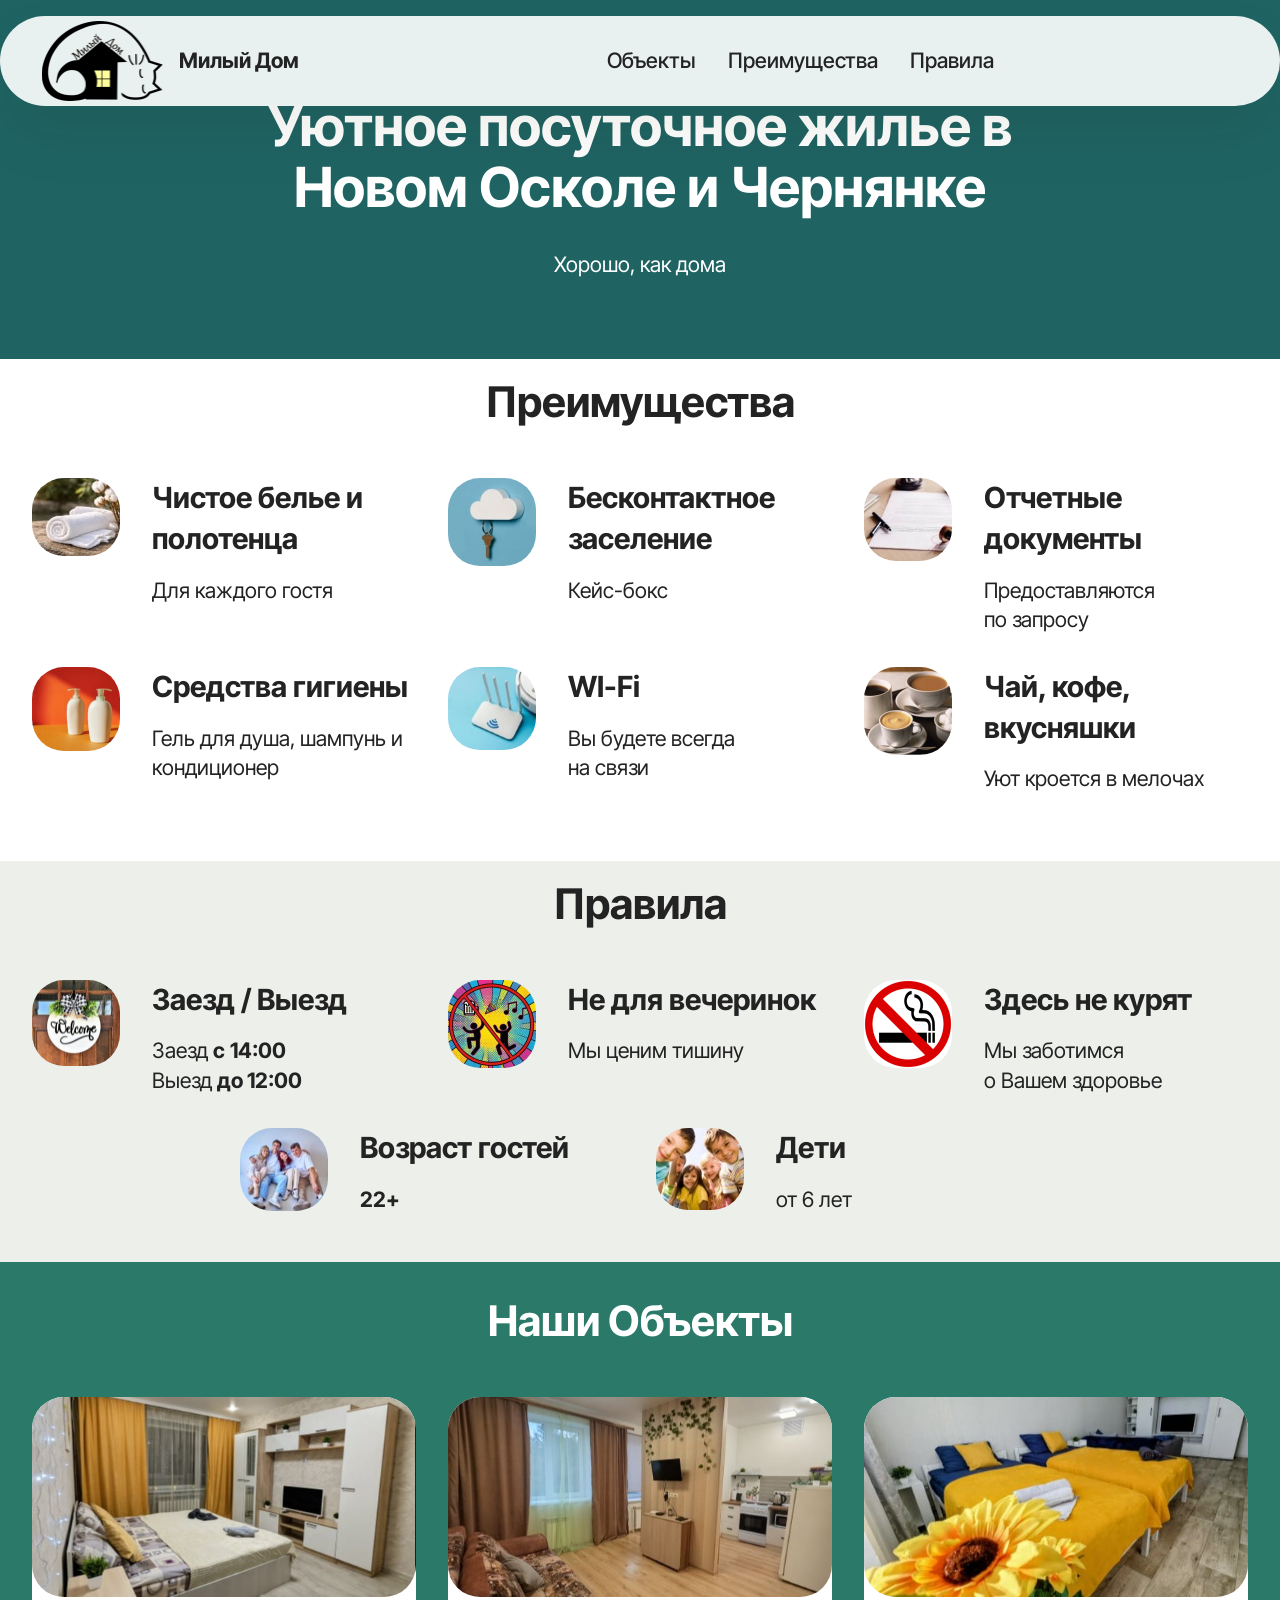
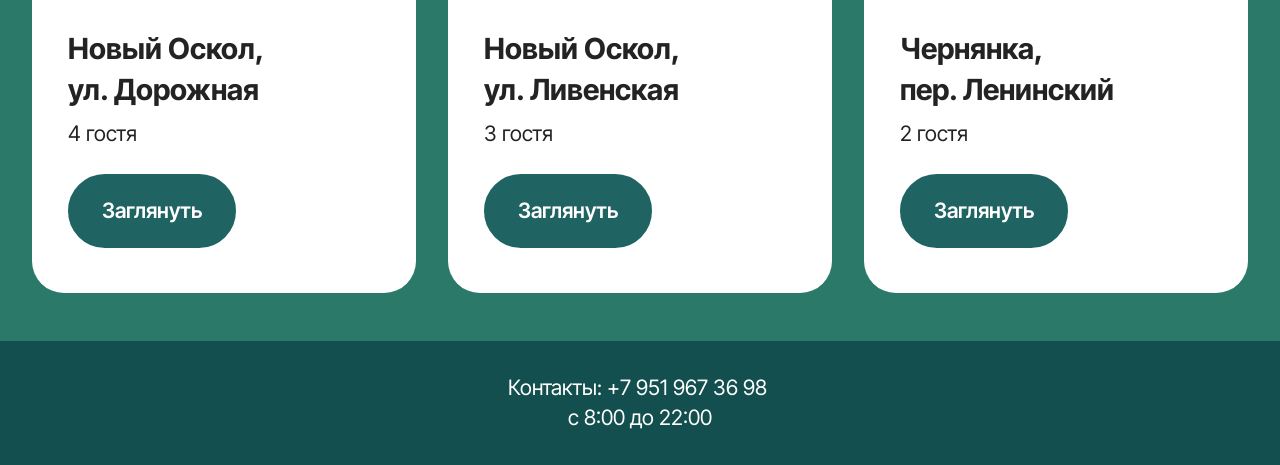
<file: index.html>
<!DOCTYPE html>
<html  >
<head>
  
  <meta charset="UTF-8">
  <meta http-equiv="X-UA-Compatible" content="IE=edge">
  <meta name="generator" content="Mobirise v6.1.12, mobirise.com">
  <meta name="viewport" content="width=device-width, initial-scale=1, minimum-scale=1">
  <link rel="shortcut icon" href="assets/images/mily-dom-logo-128x84.png" type="image/x-icon">
  <meta name="description" content="Аренда квартир в Новом Осколе и Чернянке посуточно от 2500 руб. Реальные фото, отчетные документы, чистота, wi-fi.">
  
  
  <title>"Милый Дом" Квартиры посуточно Новый Оскол, Чернянка</title>

 <script type="application/ld+json">
   {
	 "@context":"https://schema.org",
	 "@type":"WebSite",
	 "name": "Милый Дом - посуточная аренда",
	 "url": "https://88mnd88.github.io/Mily_Dom/"
	}
  </script>
	
  <!-- НАЧАЛО БЛОКА ДЛЯ TELEGRAM -->
  <meta property="og:image" content="assets/images/telegram-preview.png">
  <meta property="og:image:type" content="image/png">
  <meta property="og:image:width" content="747">
  <meta property="og:image:height" content="500">
  <meta property="og:title" content="&quot;Милый Дом&quot; Квартиры посуточно Новый Оскол, Чернянка">
  <meta property="og:description" content="Аренда квартир в Новом Осколе и Чернянке посуточно от 2500 руб. Реальные фото, отчетные документы, чистота, wi-fi.">
  <meta property="og:type" content="website">
  <!-- КОНЕЦ БЛОКА ДЛЯ TELEGRAM -->

  <link rel="stylesheet" href="assets/web/assets/mobirise-icons2/mobirise2.css">
  <link rel="stylesheet" href="assets/bootstrap/css/bootstrap.min.css">
  <link rel="stylesheet" href="assets/animatecss/animate.css">
  <link rel="stylesheet" href="assets/dropdown/css/style.css">
  <link rel="stylesheet" href="assets/theme/css/style.css">
  <link rel="preload" href="https://fonts.googleapis.com/css?family=Inter+Tight:100,200,300,400,500,600,700,800,900,100i,200i,300i,400i,500i,600i,700i,800i,900i&display=swap" as="style" onload="this.onload=null;this.rel='stylesheet'">
  <noscript><link rel="stylesheet" href="https://fonts.googleapis.com/css?family=Inter+Tight:100,200,300,400,500,600,700,800,900,100i,200i,300i,400i,500i,600i,700i,800i,900i&display=swap"></noscript>
  <link rel="preload" as="style" href="assets/mobirise/css/mbr-additional.css?v=zKwtSG"><link rel="stylesheet" href="assets/mobirise/css/mbr-additional.css?v=zKwtSG" type="text/css">

  
  
  
</head>
<body>
  
  <section data-bs-version="5.1" class="menu menu2 cid-tJS6tZXiPa" once="menu" id="menu02-0">
	

	<nav class="navbar navbar-dropdown navbar-fixed-top navbar-expand-lg">
		<div class="container">
			<div class="navbar-brand">
				<span class="navbar-logo">
					
						<img src="assets/images/mily-dom-logo-243x160.png" alt="Уютно там, где мурчишь :)" style="height: 5rem;">
					
				</span>
				<span class="navbar-caption-wrap"><a class="navbar-caption text-black text-primary display-4" href="index.html#header05-1">Милый Дом</a></span>
			</div>
			<button class="navbar-toggler" type="button" data-toggle="collapse" data-bs-toggle="collapse" data-target="#navbarSupportedContent" data-bs-target="#navbarSupportedContent" aria-controls="navbarNavAltMarkup" aria-expanded="false" aria-label="Toggle navigation">
				<div class="hamburger">
					<span></span>
					<span></span>
					<span></span>
					<span></span>
				</div>
			</button>
			<div class="collapse navbar-collapse" id="navbarSupportedContent">
				<ul class="navbar-nav nav-dropdown nav-right" data-app-modern-menu="true"><li class="nav-item">
						<a class="nav-link link text-black text-primary display-4" href="index.html#features04-w" aria-expanded="false">Объекты</a>
					</li><li class="nav-item">
						<a class="nav-link link text-black text-primary display-4" href="index.html#features015-m">Преимущества</a>
					</li><li class="nav-item"><a class="nav-link link text-black text-primary display-4" href="index.html#features015-1i">Правила</a></li></ul>
				
				
			</div>
		</div>
	</nav>
</section>

<section data-bs-version="5.1" class="header5 cid-tJS6uM4N87" id="header05-1">
	

	
	
	
	<div class="align-center container">
		<div class="row justify-content-center">
			<div class="col-md-12 col-lg-9">
				<h1 class="mbr-section-title mbr-fonts-style mb-4 display-1"><strong>Уютное посуточное жилье в Новом Осколе и Чернянке</strong></h1>
				<p class="mbr-text mbr-fonts-style mb-4 display-7">Хорошо, как дома</p>
				
			</div>
		</div>
		<div class="row mt-5 justify-content-center">
			
		</div>
	</div>
</section>

<section data-bs-version="5.1" class="features15 cid-tLek7gQhG7" id="features015-m">
	

	
	
	<div class="container">
		<div class="mbr-section-head mb-5">
			<h2 class="mbr-section-title mbr-fonts-style align-center mb-0 display-2">
			  <strong>Преимущества</strong></h2>
			
		  </div>
		<div class="row justify-content-center">
			<div class="item features-without-image col-12 col-lg-4 active">
				<div class="item-wrapper">
					<div class="img-wrapper">
						<img src="assets/images/chistoe-belyo-6-176x120.jpeg" alt="Чистое белье и полотенца" data-slide-to="0" data-bs-slide-to="0">
					</div>
					<div class="card-box">
						<h3 class="card-title mbr-fonts-style mb-3 display-5">
							<strong>Чистое белье и полотенца</strong></h3>
						<h5 class="card-text mbr-fonts-style display-7">Для каждого гостя</h5>
					</div>
				</div>
			</div>
			<div class="item features-without-image col-12 col-lg-4">
				<div class="item-wrapper">
					<div class="img-wrapper">
						<img src="assets/images/beskontaknoe-zaseleniye-3-176x144.jpeg" alt="Бесконтактное заселение" data-slide-to="3" data-bs-slide-to="4">
					</div>
					<div class="card-box">
						<h3 class="card-title mbr-fonts-style mb-3 display-5"><strong>Бесконтактное заселение</strong></h3>
						<h5 class="card-text mbr-fonts-style display-7">Кейс-бокс</h5>
					</div>
				</div>
			</div><div class="item features-without-image col-12 col-lg-4">
				<div class="item-wrapper">
					<div class="img-wrapper">
						<img src="assets/images/otchetny-documents-3-176x118.jpeg" alt="Отчетные документы" data-slide-to="3" data-bs-slide-to="4">
					</div>
					<div class="card-box">
						<h3 class="card-title mbr-fonts-style mb-3 display-5"><strong>Отчетные документы</strong></h3>
						<h5 class="card-text mbr-fonts-style display-7">Предоставляются <br>по запросу</h5>
					</div>
				</div>
			</div><div class="item features-without-image col-12 col-lg-4">
				<div class="item-wrapper">
					<div class="img-wrapper">
						<img src="assets/images/amenities-3-176x187.jpeg" alt="Средства гигиены" data-slide-to="4" data-bs-slide-to="3">
					</div>
					<div class="card-box">
						<h3 class="card-title mbr-fonts-style mb-3 display-5"><strong>Средства гигиены</strong></h3>
						<h5 class="card-text mbr-fonts-style display-7">
							Гель для душа, шампунь и кондиционер<br><br></h5>
					</div>
				</div>
			</div><div class="item features-without-image col-12 col-lg-4">
				<div class="item-wrapper">
					<div class="img-wrapper">
						<img src="assets/images/wi-fi-3-176x117.jpeg" alt="Wi-Fi" data-slide-to="5" data-bs-slide-to="5">
					</div>
					<div class="card-box">
						<h3 class="card-title mbr-fonts-style mb-3 display-5"><strong>WI-Fi</strong></h3>
						<h5 class="card-text mbr-fonts-style display-7">Вы будете всегда<br> на связи</h5>
					</div>
				</div>
			</div><div class="item features-without-image col-12 col-lg-4">
				<div class="item-wrapper">
					<div class="img-wrapper">
						<img src="assets/images/tea-coffee-3-176x176.jpeg" alt="Чай, кофе, вкусняшки" data-slide-to="5" data-bs-slide-to="6">
					</div>
					<div class="card-box">
						<h3 class="card-title mbr-fonts-style mb-3 display-5"><strong>Чай, кофе, вкусняшки</strong></h3>
						<h5 class="card-text mbr-fonts-style display-7">Уют кроется в мелочах</h5>
					</div>
				</div>
			</div>
			
		</div>
	</div>
</section>

<section data-bs-version="5.1" class="features15 cid-vuCj6o83oD" id="features015-1i">
	

	
	
	<div class="container">
		<div class="mbr-section-head mb-5">
			<h2 class="mbr-section-title mbr-fonts-style align-center mb-0 display-2">
			  <strong>Правила</strong></h2>
			
		  </div>
		<div class="row justify-content-center">
			<div class="item features-without-image col-12 col-lg-4 active">
				<div class="item-wrapper">
					<div class="img-wrapper">
						<img src="assets/images/check-in-check-out-2-176x217.jpeg" alt="Заезд с 14:00  Выезд до 12:00" data-slide-to="0" data-bs-slide-to="0">
					</div>
					<div class="card-box">
						<h3 class="card-title mbr-fonts-style mb-3 display-5">
							<strong>Заезд / Выезд</strong></h3>
						<h5 class="card-text mbr-fonts-style display-7">Заезд <strong>с</strong> <strong>14:00</strong><br>Выезд <strong>до 12:00</strong></h5>
					</div>
				</div>
			</div>
			<div class="item features-without-image col-12 col-lg-4">
				<div class="item-wrapper">
					<div class="img-wrapper">
						<img src="assets/images/no-parties-1-176x176.jpeg" alt="Не для вечеринок" data-slide-to="3" data-bs-slide-to="4">
					</div>
					<div class="card-box">
						<h3 class="card-title mbr-fonts-style mb-3 display-5"><strong>Не для вечеринок</strong></h3>
						<h5 class="card-text mbr-fonts-style display-7">Мы ценим тишину</h5>
					</div>
				</div>
			</div><div class="item features-without-image col-12 col-lg-4">
				<div class="item-wrapper">
					<div class="img-wrapper">
						<img src="assets/images/no-smoking-176x176.png" alt="Запрещено курить" data-slide-to="2" data-bs-slide-to="2">
					</div>
					<div class="card-box">
						<h3 class="card-title mbr-fonts-style mb-3 display-5"><strong>Здесь не курят</strong></h3>
						<h5 class="card-text mbr-fonts-style display-7">Мы заботимся<br> о Вашем здоровье</h5>
					</div>
				</div>
			</div><div class="item features-without-image col-12 col-lg-4">
				<div class="item-wrapper">
					<div class="img-wrapper">
						<img src="assets/images/guests-age-3-176x117.jpeg" alt="Возраст гостей 22+" data-slide-to="3" data-bs-slide-to="3">
					</div>
					<div class="card-box">
						<h3 class="card-title mbr-fonts-style mb-3 display-5"><strong>Возраст гостей</strong></h3>
						<h5 class="card-text mbr-fonts-style display-7"><strong>22+</strong></h5>
					</div>
				</div>
			</div><div class="item features-without-image col-12 col-lg-4">
				<div class="item-wrapper">
					<div class="img-wrapper">
						<img src="assets/images/kids-age-above6-4-176x133.jpeg" alt="Можно с детьми от 6 лет" data-slide-to="5" data-bs-slide-to="5">
					</div>
					<div class="card-box">
						<h3 class="card-title mbr-fonts-style mb-3 display-5"><strong>Дети</strong></h3>
						<h5 class="card-text mbr-fonts-style display-7">от 6 лет</h5>
					</div>
				</div>
			</div>
			
		</div>
	</div>
</section>

<section data-bs-version="5.1" class="features4 cid-tMlEXTHLbS" id="features04-w">
	
	
	<div class="container">
		<div class="row justify-content-center">
			<div class="col-12 content-head">
				<div class="mbr-section-head mb-5">
					<h2 class="mbr-section-title mbr-fonts-style align-center mb-0 display-2"><strong>Наши Объекты</strong></h2>
					
					
				</div>
			</div>
		</div>
		<div class="row">
			<div class="item features-image col-12 col-md-6 col-lg-4">
				<div class="item-wrapper">
					<div class="item-img">
						<img src="assets/images/novy-oskol-dorozhnaya-main-room-503x379.jpeg" alt="Новый Оскол ул.Дорожная">
					</div>
					<div class="item-content">
						<h3 class="item-title mbr-fonts-style display-5">
							<strong>Новый Оскол, </strong><br><strong>ул. Дорожная</strong></h3>
						
						<p class="mbr-text mbr-fonts-style display-7">4 гостя</p>
						<div class="mbr-section-btn item-footer"><a href="Novy_Oskol_Dorozhnaya.html" class="btn item-btn btn-primary display-7">Заглянуть</a></div>
					</div>

				</div>
			</div>
			<div class="item features-image col-12 col-md-6 col-lg-4">
				<div class="item-wrapper">
					<div class="item-img">
						<img src="assets/images/novy-oskol-livenskaya-main-room-508x381.jpeg" alt="Новый Оскол Ливенская комната">
					</div>
					<div class="item-content">
						<h3 class="item-title mbr-fonts-style display-5"><strong>Новый Оскол,
</strong><div><strong>ул. Ливенская</strong></div></h3>
						
						<p class="mbr-text mbr-fonts-style display-7">
							3 гостя</p>
						<div class="mbr-section-btn item-footer"><a href="Novy_Oskol_Livenskaya.html" class="btn item-btn btn-primary display-7">Заглянуть</a></div>
					</div>
				</div>
			</div>
			<div class="item features-image col-12 col-md-6 col-lg-4">
				<div class="item-wrapper">
					<div class="item-img">
						<img src="assets/images/chernyanka-leninisky-main-room-468x335.jpeg" alt="Чернянка Ленинский комната_">
					</div>
					<div class="item-content">
						<h3 class="item-title mbr-fonts-style display-5">
							<strong>Чернянка,</strong><br><strong>пер. Ленинский</strong></h3>
						
						<p class="mbr-text mbr-fonts-style display-7">
							2 гостя<br>
						</p>
						<div class="mbr-section-btn item-footer"><a href="Chernyanka_Leninsky.html" class="btn item-btn btn-primary display-7">Заглянуть</a></div>
					</div>
				</div>
			</div>
		</div>
	</div>
</section>

<section data-bs-version="5.1" class="footer4 cid-vuKgusyqBC" once="footers" id="footer04-2f">

    

    

    <div class="container">
        <div class="media-container-row align-center mbr-white">
            <div class="col-12">
                <p class="mbr-text mb-0 mbr-fonts-style display-7">Контакты: +7 951 967 36 98&nbsp;<br>с 8:00 до 22:00</p>
            </div>
        </div>
    </div>

<script src="assets/bootstrap/js/bootstrap.bundle.min.js"></script>  <script src="assets/smoothscroll/smooth-scroll.js"></script>  <script src="assets/ytplayer/index.js"></script>  <script src="assets/dropdown/js/navbar-dropdown.js"></script>  <script src="assets/theme/js/script.js"></script>  
  
  
 <div id="scrollToTop" class="scrollToTop mbr-arrow-up"><a style="text-align: center;"><i class="mbr-arrow-up-icon mbr-arrow-up-icon-cm cm-icon cm-icon-smallarrow-up"></i></a></div>
    <input name="animation" type="hidden">
  </body>
</html>
</file>
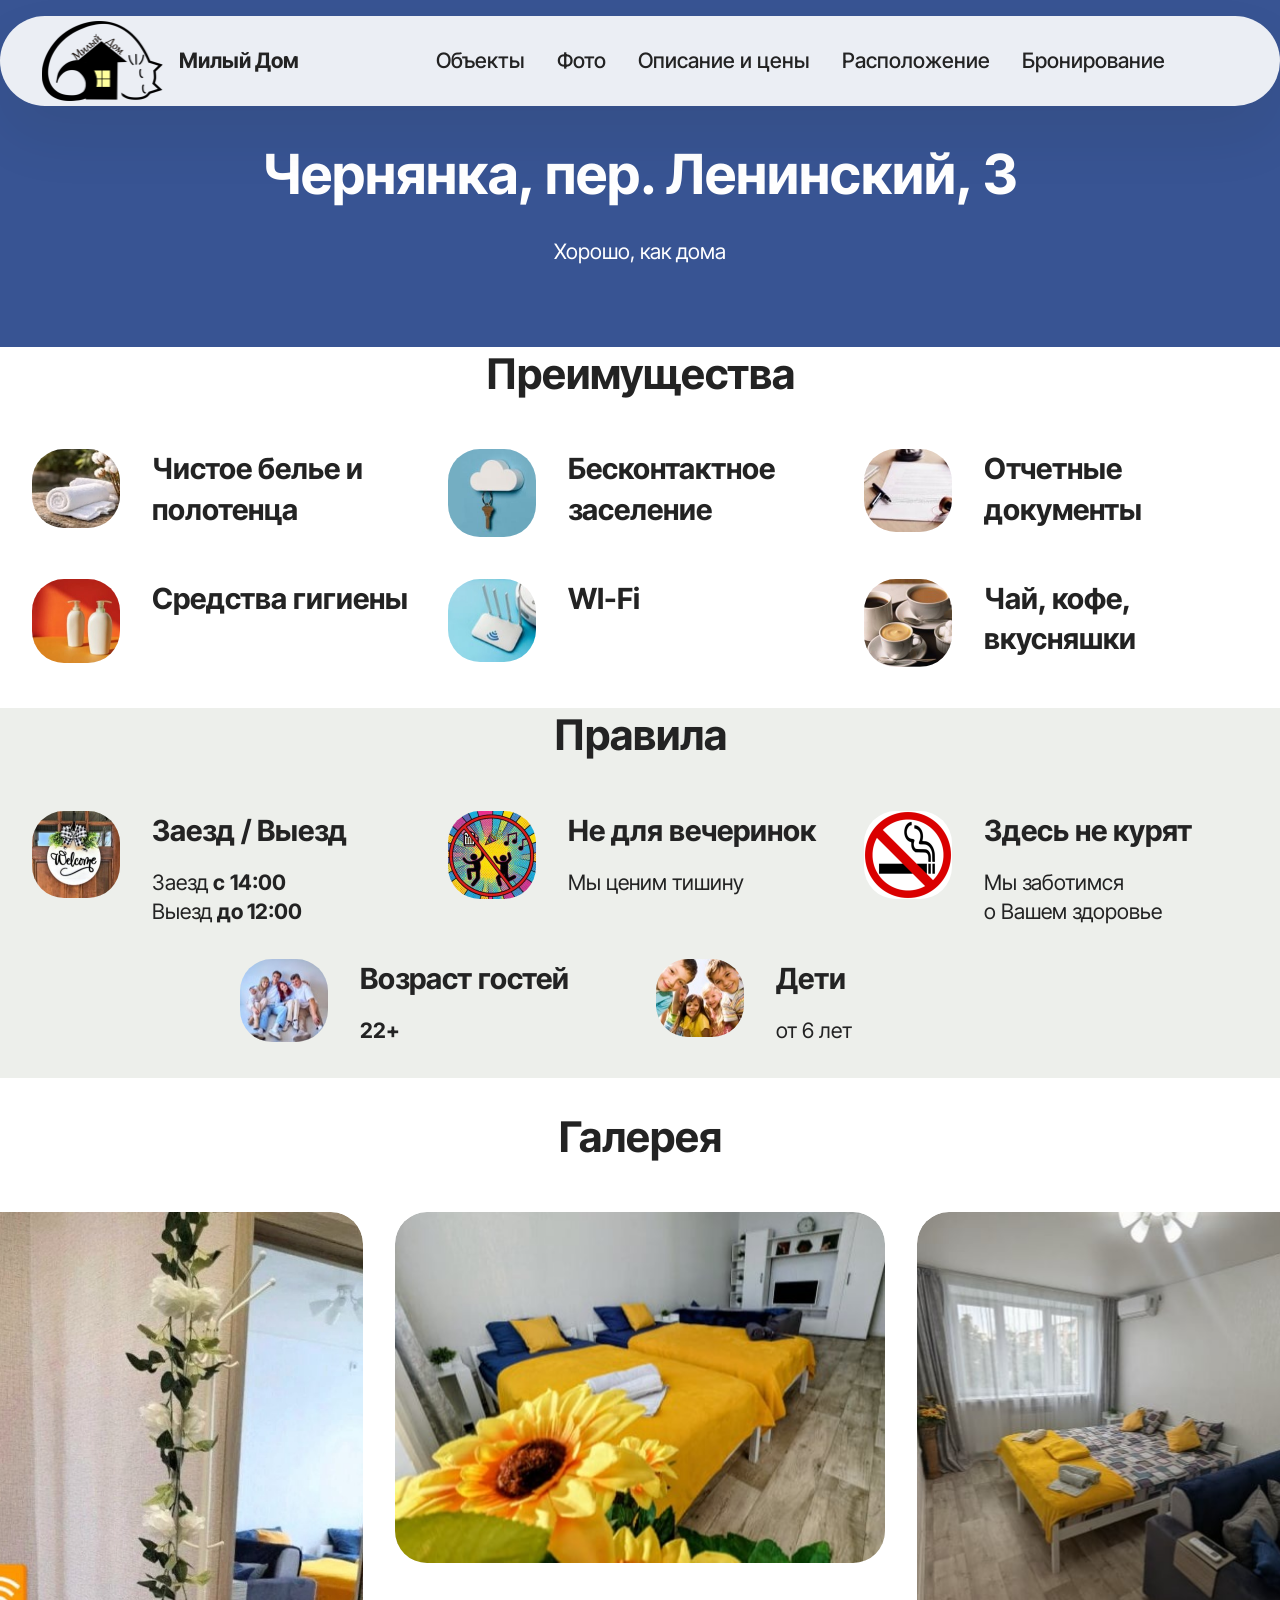
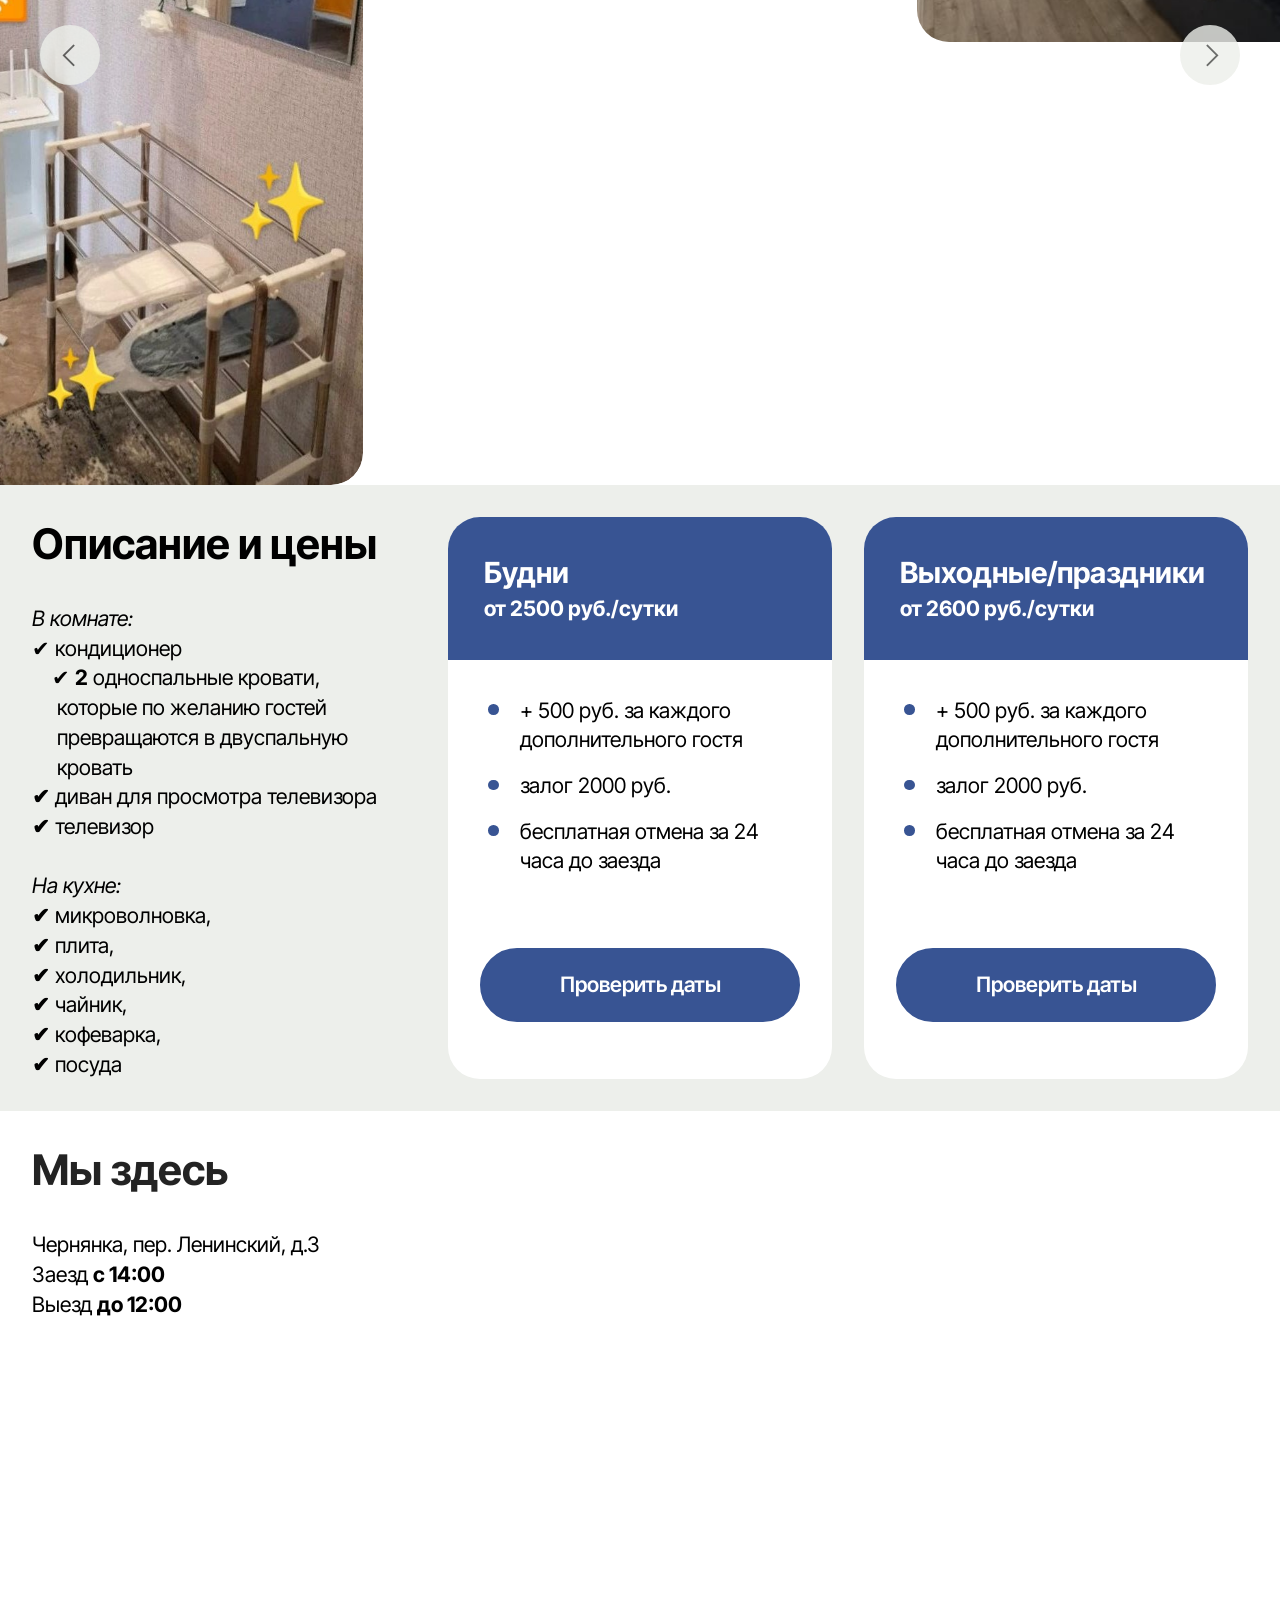
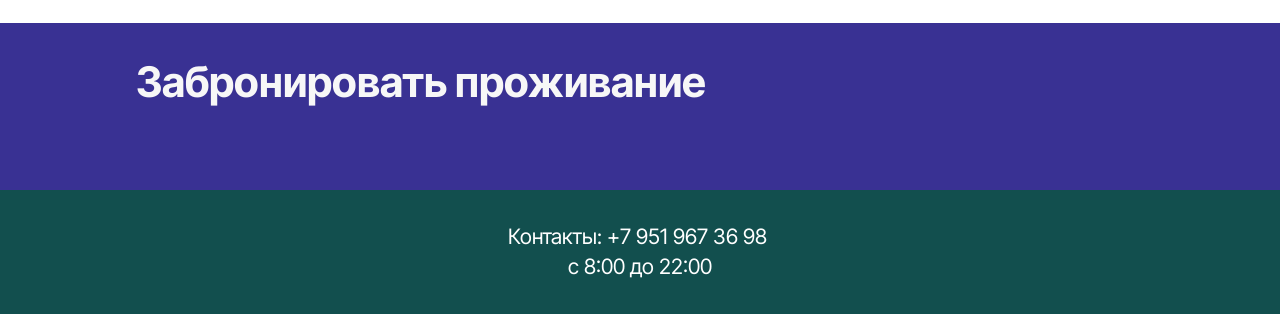
<file: Chernyanka_Leninsky.html>
<!DOCTYPE html>
<html  >
<head>
  
  <meta charset="UTF-8">
  <meta http-equiv="X-UA-Compatible" content="IE=edge">
  <meta name="generator" content="Mobirise v6.1.12, mobirise.com">
  <meta name="twitter:card" content="summary_large_image"/>
  <meta name="twitter:image:src" content="assets/images/Chernyanka_Leninsky-meta.png">
  <meta property="og:image" content="assets/images/Chernyanka_Leninsky-meta.png">
  <meta name="twitter:title" content=""Милый Дом" Уютная квартира в Чернянке от 2500руб.">
  <meta name="viewport" content="width=device-width, initial-scale=1, minimum-scale=1">
  <link rel="shortcut icon" href="assets/images/mily-dom-logo-128x84.png" type="image/x-icon">
  <meta name="description" content="Уютная квартира на 1-2 гостей в Чернянке, пер.Ленинский от 2500 руб. Реальные фото, отчетные документы, wi-fi, чистое белье и полотенца, гель для душа, шампунь и кондиционер, чай, кофе и вкусняшки.">
  
  
  <title>"Милый Дом" Уютная квартира в Чернянке от 2500руб.</title>

  <!-- НАЧАЛО БЛОКА ДЛЯ TELEGRAM -->
  <meta property="og:image" content="assets/images/telegram-preview.png">
  <meta property="og:image:type" content="image/png">
  <meta property="og:image:width" content="747">
  <meta property="og:image:height" content="500">
  <meta property="og:title" content="&quot;Милый Дом&quot; Квартиры посуточно Новый Оскол, Чернянка">
  <meta property="og:description" content="Аренда квартир в Новом Осколе и Чернянке посуточно от 2500 руб. Реальные фото, отчетные документы, чистота, wi-fi.">
  <meta property="og:type" content="website">
  <!-- КОНЕЦ БЛОКА ДЛЯ TELEGRAM -->

  <link rel="stylesheet" href="assets/web/assets/mobirise-icons2/mobirise2.css">
  <link rel="stylesheet" href="assets/bootstrap/css/bootstrap.min.css">
  <link rel="stylesheet" href="assets/animatecss/animate.css">
  <link rel="stylesheet" href="assets/dropdown/css/style.css">
  <link rel="stylesheet" href="assets/theme/css/style.css">
  <link rel="preload" href="https://fonts.googleapis.com/css?family=Inter+Tight:100,200,300,400,500,600,700,800,900,100i,200i,300i,400i,500i,600i,700i,800i,900i&display=swap" as="style" onload="this.onload=null;this.rel='stylesheet'">
  <noscript><link rel="stylesheet" href="https://fonts.googleapis.com/css?family=Inter+Tight:100,200,300,400,500,600,700,800,900,100i,200i,300i,400i,500i,600i,700i,800i,900i&display=swap"></noscript>
  <link rel="preload" as="style" href="assets/mobirise/css/mbr-additional.css?v=6WN6Pe"><link rel="stylesheet" href="assets/mobirise/css/mbr-additional.css?v=6WN6Pe" type="text/css">

  
  
  
</head>
<body>
  
  <section data-bs-version="5.1" class="menu menu2 cid-vuJVb5smLR" once="menu" id="menu02-1z">
	

	<nav class="navbar navbar-dropdown navbar-fixed-top navbar-expand-lg">
		<div class="container">
			<div class="navbar-brand">
				<span class="navbar-logo">
					
						<img src="assets/images/mily-dom-logo-243x160.png" alt="Уютно там, где мурчишь :)" style="height: 5rem;">
					
				</span>
				<span class="navbar-caption-wrap"><a class="navbar-caption text-black text-primary display-4" href="index.html#header05-1">Милый Дом</a></span>
			</div>
			<button class="navbar-toggler" type="button" data-toggle="collapse" data-bs-toggle="collapse" data-target="#navbarSupportedContent" data-bs-target="#navbarSupportedContent" aria-controls="navbarNavAltMarkup" aria-expanded="false" aria-label="Toggle navigation">
				<div class="hamburger">
					<span></span>
					<span></span>
					<span></span>
					<span></span>
				</div>
			</button>
			<div class="collapse navbar-collapse" id="navbarSupportedContent">
				<ul class="navbar-nav nav-dropdown nav-right" data-app-modern-menu="true"><li class="nav-item">
						<a class="nav-link link text-black text-primary display-4" href="index.html#features04-w" aria-expanded="false">Объекты</a>
					</li><li class="nav-item">
<a class="nav-link link text-black text-primary display-4" href="#slider04-2o">Фото</a>
					</li><li class="nav-item"><a class="nav-link link text-black text-primary display-4" href="#pricing04-2p">Описание и цены</a></li>
                                        </li><li class="nav-item"><a class="nav-link link text-black text-primary display-4" href="#ontacts03-24">Расположение</a></li>
                                        </li><li class="nav-item"><a class="nav-link link text-black text-primary display-4" href="#article12-25">Бронирование</a></li></ul>
                                     				
				
			</div>
		</div>
	</nav>
</section>

<section data-bs-version="5.1" class="header5 cid-vuJVb6dgx9" id="header05-20">
	

	
	
	
	<div class="align-center container">
		<div class="row justify-content-center">
			<div class="col-md-12 col-lg-9">
				<h1 class="mbr-section-title mbr-fonts-style mb-4 display-1"><strong>Чернянка, пер. Ленинский, 3</strong></h1>
				<p class="mbr-text mbr-fonts-style mb-4 display-7">Хорошо, как дома</p>
				
			</div>
		</div>
		<div class="row mt-5 justify-content-center">
			
		</div>
	</div>
</section>

<section data-bs-version="5.1" class="features15 cid-vuJVb6LcvH" id="features015-21">
	

	
	
	<div class="container">
		<div class="mbr-section-head mb-5">
			<h4 class="mbr-section-title mbr-fonts-style align-center mb-0 display-2">
			  <strong>Преимущества</strong></h4>
			
		  </div>
		<div class="row justify-content-center">
			<div class="item features-without-image col-12 col-lg-4 active">
				<div class="item-wrapper">
					<div class="img-wrapper">
						<img src="assets/images/chistoe-belyo-6-176x120.jpeg" alt="Чистое белье и полотенца" data-slide-to="0" data-bs-slide-to="0">
					</div>
					<div class="card-box">
						<h3 class="card-title mbr-fonts-style mb-3 display-5">
							<strong>Чистое белье и полотенца</strong></h3>
						
					</div>
				</div>
			</div>
			<div class="item features-without-image col-12 col-lg-4">
				<div class="item-wrapper">
					<div class="img-wrapper">
						<img src="assets/images/beskontaknoe-zaseleniye-3-176x144.jpeg" alt="Бесконтактное заселение" data-slide-to="3" data-bs-slide-to="4">
					</div>
					<div class="card-box">
						<h3 class="card-title mbr-fonts-style mb-3 display-5"><strong>Бесконтактное заселение</strong></h3>
						
					</div>
				</div>
			</div><div class="item features-without-image col-12 col-lg-4">
				<div class="item-wrapper">
					<div class="img-wrapper">
						<img src="assets/images/otchetny-documents-3-176x118.jpeg" alt="Отчетные документы" data-slide-to="3" data-bs-slide-to="4">
					</div>
					<div class="card-box">
						<h3 class="card-title mbr-fonts-style mb-3 display-5"><strong>Отчетные документы</strong></h3>
						
					</div>
				</div>
			</div><div class="item features-without-image col-12 col-lg-4">
				<div class="item-wrapper">
					<div class="img-wrapper">
						<img src="assets/images/amenities-3-176x187.jpeg" alt="Средства гигиены гель для душа, шампунь, кондиционер для волос" data-slide-to="4" data-bs-slide-to="3">
					</div>
					<div class="card-box">
						<h3 class="card-title mbr-fonts-style mb-3 display-5"><strong>Средства гигиены</strong></h3>
						
					</div>
				</div>
			</div><div class="item features-without-image col-12 col-lg-4">
				<div class="item-wrapper">
					<div class="img-wrapper">
						<img src="assets/images/wi-fi-3-176x117.jpeg" alt="Wi-Fi" data-slide-to="5" data-bs-slide-to="5">
					</div>
					<div class="card-box">
						<h3 class="card-title mbr-fonts-style mb-3 display-5"><strong>WI-Fi</strong></h3>
						
					</div>
				</div>
			</div><div class="item features-without-image col-12 col-lg-4">
				<div class="item-wrapper">
					<div class="img-wrapper">
						<img src="assets/images/tea-coffee-3-176x176.jpeg" alt="Чай, кофе, вкусняшки" data-slide-to="5" data-bs-slide-to="6">
					</div>
					<div class="card-box">
						<h3 class="card-title mbr-fonts-style mb-3 display-5"><strong>Чай, кофе, вкусняшки</strong></h3>
						
					</div>
				</div>
			</div>
			
		</div>
	</div>
</section>

<section data-bs-version="5.1" class="features15 cid-vuJVb7ISRp" id="features015-22">
	

	
	
	<div class="container">
		<div class="mbr-section-head mb-5">
			<h2 class="mbr-section-title mbr-fonts-style align-center mb-0 display-2">
			  <strong>Правила</strong></h2>
			
		  </div>
		<div class="row justify-content-center">
			<div class="item features-without-image col-12 col-lg-4 active">
				<div class="item-wrapper">
					<div class="img-wrapper">
						<img src="assets/images/check-in-check-out-2-176x217.jpeg" alt="Заезд с 14:00 Выезд до 12:00" data-slide-to="0" data-bs-slide-to="0">
					</div>
					<div class="card-box">
						<h3 class="card-title mbr-fonts-style mb-3 display-5">
							<strong>Заезд / Выезд</strong></h3>
						<h5 class="card-text mbr-fonts-style display-7">Заезд <strong>с</strong> <strong>14:00</strong><br>Выезд <strong>до 12:00</strong></h5>
					</div>
				</div>
			</div>
			<div class="item features-without-image col-12 col-lg-4">
				<div class="item-wrapper">
					<div class="img-wrapper">
						<img src="assets/images/no-parties-1-176x176.jpeg" alt="Не для вечеринок" data-slide-to="3" data-bs-slide-to="4">
					</div>
					<div class="card-box">
						<h3 class="card-title mbr-fonts-style mb-3 display-5"><strong>Не для вечеринок</strong></h3>
						<h5 class="card-text mbr-fonts-style display-7">Мы ценим тишину</h5>
					</div>
				</div>
			</div><div class="item features-without-image col-12 col-lg-4">
				<div class="item-wrapper">
					<div class="img-wrapper">
						<img src="assets/images/no-smoking-176x176.png" alt="Запрещено курить" data-slide-to="2" data-bs-slide-to="2">
					</div>
					<div class="card-box">
						<h3 class="card-title mbr-fonts-style mb-3 display-5"><strong>Здесь не курят</strong></h3>
						<h5 class="card-text mbr-fonts-style display-7">Мы заботимся<br> о Вашем здоровье</h5>
					</div>
				</div>
			</div><div class="item features-without-image col-12 col-lg-4">
				<div class="item-wrapper">
					<div class="img-wrapper">
						<img src="assets/images/guests-age-3-176x117.jpeg" alt="Возраст гостей 22+" data-slide-to="3" data-bs-slide-to="3">
					</div>
					<div class="card-box">
						<h3 class="card-title mbr-fonts-style mb-3 display-5"><strong>Возраст гостей</strong></h3>
						<h5 class="card-text mbr-fonts-style display-7"><strong>22+</strong></h5>
					</div>
				</div>
			</div><div class="item features-without-image col-12 col-lg-4">
				<div class="item-wrapper">
					<div class="img-wrapper">
						<img src="assets/images/kids-age-above6-176x133.jpeg" alt=" Можно с детьми от 6 лет" data-slide-to="5" data-bs-slide-to="5">
					</div>
					<div class="card-box">
						<h3 class="card-title mbr-fonts-style mb-3 display-5"><strong>Дети</strong></h3>
						<h5 class="card-text mbr-fonts-style display-7">от 6 лет</h5>
					</div>
				</div>
			</div>
			
		</div>
	</div>
</section>

<section data-bs-version="5.1" class="slider4 mbr-embla cid-vuPg5uZ1WT" id="slider04-2o">
    
    
    <div class="container-fluid">
        <div class="row mb-5 justify-content-center">
            <div class="col-12 content-head">
                <h2 class="mbr-section-title mbr-fonts-style align-center mb-0 display-2"><strong>Галерея</strong></h2>
                
            </div>
        </div>
        <div class="row">
            <div class="col-12">
                <div class="embla position-relative" data-skip-snaps="true" data-align="center" data-contain-scroll="trimSnaps" data-loop="true" data-auto-play-interval="5" data-draggable="true">
                    <div class="embla__viewport">
                        <div class="embla__container">
                            <div class="embla__slide slider-image item" style="margin-left: 1rem; margin-right: 1rem;">
                                <div class="slide-content">
                                    <div class="item-img">
                                        <div class="item-wrapper">
                                            <img src="assets/images/chernyanka-leninisky-main-room-468x335.jpeg" alt="Чернянка Ленинский Комната_" title="">
                                        </div>
                                    </div>
                                </div>
                            </div>
                            <div class="embla__slide slider-image item" style="margin-left: 1rem; margin-right: 1rem;">
                                <div class="slide-content">
                                    <div class="item-img">
                                        <div class="item-wrapper">
                                            <img src="assets/images/chernyanka-leninsky-main-room2-493x432.jpeg" alt="Чернянка Ленинский Комната" title="">
                                        </div>
                                    </div>
                                </div>
                            </div>
                            <div class="embla__slide slider-image item" style="margin-left: 1rem; margin-right: 1rem;">
                                <div class="slide-content">
                                    <div class="item-img">
                                        <div class="item-wrapper">
                                            <img src="assets/images/chernyanka-leninskykitchen1-494x315.jpeg" alt="Чернянка Ленинский Кухня" title="">
                                        </div>
                                    </div>
                                </div>
                            </div>
                            <div class="embla__slide slider-image item" style="margin-left: 1rem; margin-right: 1rem;">
                                <div class="slide-content">
                                    <div class="item-img">
                                        <div class="item-wrapper">
                                            <img src="assets/images/chernyanka-leninsky-kitchen2-497x373.jpeg" alt="Чернянка Ленинский Кухня" title="">
                                        </div>
                                    </div>
                                </div>
                            </div>
                            <div class="embla__slide slider-image item" style="margin-left: 1rem; margin-right: 1rem;">
                                <div class="slide-content">
                                    <div class="item-img">
                                        <div class="item-wrapper">
                                            <img src="assets/images/chernyanka-leninsky-tea-coffee-766x431.jpeg" alt="Чернянка Ленинский Кухня Чай Кофе " title="">
                                        </div>
                                    </div>
                                </div>
                            </div>
                            <div class="embla__slide slider-image item" style="margin-left: 1rem; margin-right: 1rem;">
                            <div class="slide-content">
                                <div class="item-img">
                                    <div class="item-wrapper">
                                        <img src="assets/images/chernyanka-leninsky-bathroom-501x668.jpeg" alt="Чернянка Ленинский Душ" title="">
                                    </div>
                                </div>
                            </div>
                            </div>
                            <div class="embla__slide slider-image item" style="margin-left: 1rem; margin-right: 1rem;">
                            <div class="slide-content">
                                <div class="item-img">
                                    <div class="item-wrapper">
                                        <img src="assets/images/chernyanka-leninsky-toilet-455x607.jpeg" alt="Чернянка Ленинский Туалет" title="">
                                    </div>
                                </div>
                            </div>
                            </div><div class="embla__slide slider-image item" style="margin-left: 1rem; margin-right: 1rem;">
                            <div class="slide-content">
                                <div class="item-img">
                                    <div class="item-wrapper">
                                        <img src="assets/images/chernyanka-leninsky-hall-720x1280.jpeg" alt="Чернянка Ленинский Прихожая" title="" data-slide-to="7" data-bs-slide-to="8">
                                    </div>
                                </div>
                            </div>
                            </div>
                        </div>
                    </div>
                    <button class="embla__button embla__button--prev">
                        <span class="mobi-mbri mobi-mbri-arrow-prev" aria-hidden="true"></span>
                        <span class="sr-only visually-hidden visually-hidden">Previous</span>
                    </button>
                    <button class="embla__button embla__button--next">
                        <span class="mobi-mbri mobi-mbri-arrow-next" aria-hidden="true"></span>
                        <span class="sr-only visually-hidden visually-hidden">Next</span>
                    </button>
                </div>
            </div>
        </div>
    </div>
</section>

<section data-bs-version="5.1" class="pricing04 startm5 cid-vuPg8ml18e" id="pricing04-2p">
  
  
  
  <div class="container">
    <div class="row justify-content-center">
      <div class="col-lg-4">
        <div class="col-12 col-md-12">
          <h2 class="mbr-section-title mbr-fonts-style mt-0 mb-4 display-2"><strong>Описание и цены</strong></h2>
          <h6 class="mbr-section-subtitle mbr-fonts-style mt-0 mb-4 display-7"><em>В комнате:</em><br><em>
</em><div>✔  кондиционер</div><div>&nbsp; &nbsp; ✔ <strong>2</strong> односпальные кровати,</div><div>&nbsp; &nbsp; &nbsp;которые по желанию гостей</div><div>&nbsp; &nbsp; &nbsp;превращаются в двуспальную</div><div>&nbsp; &nbsp; &nbsp;кровать&nbsp;</div><div><strong>✔</strong> диван для просмотра телевизора</div><div><strong>✔</strong> телевизор</div><div><em><br></em></div><div><em>На кухне:
</em></div><div><strong>✔</strong> микроволновка,
</div><div><strong>✔</strong> плита,
</div><div><strong>✔</strong> холодильник,
</div><div><strong>✔</strong> чайник,
</div><div><strong>✔</strong> кофеварка,
</div><div><strong>✔</strong> посуда</div><div>
</div></h6>
         
        </div>
      </div>

      <div class="col-lg-8 side-features">
        <div class="item features-without-image col-12 col-md-6 col-lg-6 item-mb active">
          <div class="item-wrapper">
            <div class="item-head">
              <h3 class="item-title mbr-fonts-style mb-0 display-5"><strong>Будни</strong></h3>
              <h6 class="item-subtitle mbr-fonts-style mb-0 display-7"><strong>от 2500 руб./сутки</strong></h6>
            </div>
            <div class="item-content">
              
              
              <div class="counter-container mbr-text mbr-fonts-style display-7">
                <ul>
                  <li>+ 500 руб. за каждого дополнительного гостя</li><li>залог 2000 руб.
</li><li>бесплатная отмена за 24 часа до заезда</li>
                </ul>
              </div>
            </div>
            <div class="mbr-section-btn item-footer"><a href="#article12-25" class="btn item-btn btn-warning display-7">Проверить даты</a></div>
          </div>
        </div>
        <div class="item features-without-image col-12 col-md-6 col-lg-6 item-mb">
          <div class="item-wrapper">
            <div class="item-head">
              <h3 class="item-title mbr-fonts-style mb-0 display-5">
                <strong>Выходные/праздники</strong></h3>
              <h6 class="item-subtitle mbr-fonts-style mb-0 display-7"><strong>от 2600 руб./сутки</strong></h6>
            </div>
            <div class="item-content">
              
              
              <div class="counter-container mbr-text mbr-fonts-style display-7">
                <ul>
                  <li>+ 500 руб. за каждого дополнительного гостя</li><li>залог 2000 руб.
</li><li>бесплатная отмена за 24 часа до заезда</li>
                </ul>
              </div>
            </div>
            <div class="mbr-section-btn item-footer"><a href="#article12-25" class="btn item-btn btn-warning display-7">Проверить даты</a></div>
          </div>
        </div>
      </div>
    </div>
  </div>
</section>

<section data-bs-version="5.1" class="contacts03 cid-vuJVb9T9Mb" id="contacts03-24">
  

  
  <div class="container">
    <div class="row justify-content-center">
      <div class="col-lg-4">
        <div class="col-12 col-md-12">
          <h2 class="mbr-section-title mbr-fonts-style mt-0 mb-4 display-2">
            <strong>Мы здесь</strong></h2>
          <h6 class="mbr-section-subtitle mbr-fonts-style mt-0 mb-4 display-7">Чернянка, пер. Ленинский, д.3<div>Заезд <strong>с 14:00
</strong></div><div>Выезд <strong>до 12:00</strong></div></h6>
          
        </div>
      </div>
      <div class="col-lg-8 side-features">
        <div class="google-map"><iframe frameborder="0" style="border:0" src="https://yandex.ru/map-widget/v1/?um=constructor%3Aef45c69975a3935e253a87f0f5e6d499f0d2d983b74007f218f0994a298ee670&amp;source=constructor" allowfullscreen=""></iframe></div>
      </div>
    </div>
  </div>
</section>

<section data-bs-version="5.1" class="article12 cid-vuKcM3cNLd" id="article12-25">    
    
    <div class="container">
        <div class="row justify-content-center">
            <div class="col-md-12 col-lg-10">
                <h2 class="mbr-section-title mbr-fonts-style mb-4 mt-0 display-2"><strong>Забронировать проживание</strong></h2>
                <div id="hr-widget" style="margin-bottom: 80px;"></div>
                    <script type="module" src="https://homereserve.ru/widget.js"></script>
                    <script type="module">
                    window.homereserve.initWidgetSearch({"token":"jf2XERhiPs","apartments":[369780],"navigation":false})
                    </script>
                
            </div>
        </div>
    </div>
</section>

<section data-bs-version="5.1" class="footer4 cid-vuKgusyqBC" once="footers" id="footer04-2f">

    

    

    <div class="container">
        <div class="media-container-row align-center mbr-white">
            <div class="col-12">
                <p class="mbr-text mb-0 mbr-fonts-style display-7">Контакты: +7 951 967 36 98&nbsp;<br>с 8:00 до 22:00</p>
            </div>
        </div>
    </div>
</section>

<script src="assets/bootstrap/js/bootstrap.bundle.min.js"></script>  <script src="assets/smoothscroll/smooth-scroll.js"></script>  <script src="assets/ytplayer/index.js"></script>  <script src="assets/dropdown/js/navbar-dropdown.js"></script>  <script src="assets/embla/embla.min.js"></script>  <script src="assets/embla/script.js"></script>  <script src="assets/theme/js/script.js"></script>  
  
  
 <div id="scrollToTop" class="scrollToTop mbr-arrow-up"><a style="text-align: center;"><i class="mbr-arrow-up-icon mbr-arrow-up-icon-cm cm-icon cm-icon-smallarrow-up"></i></a></div>
    <input name="animation" type="hidden">
  </body>
</html>
</file>
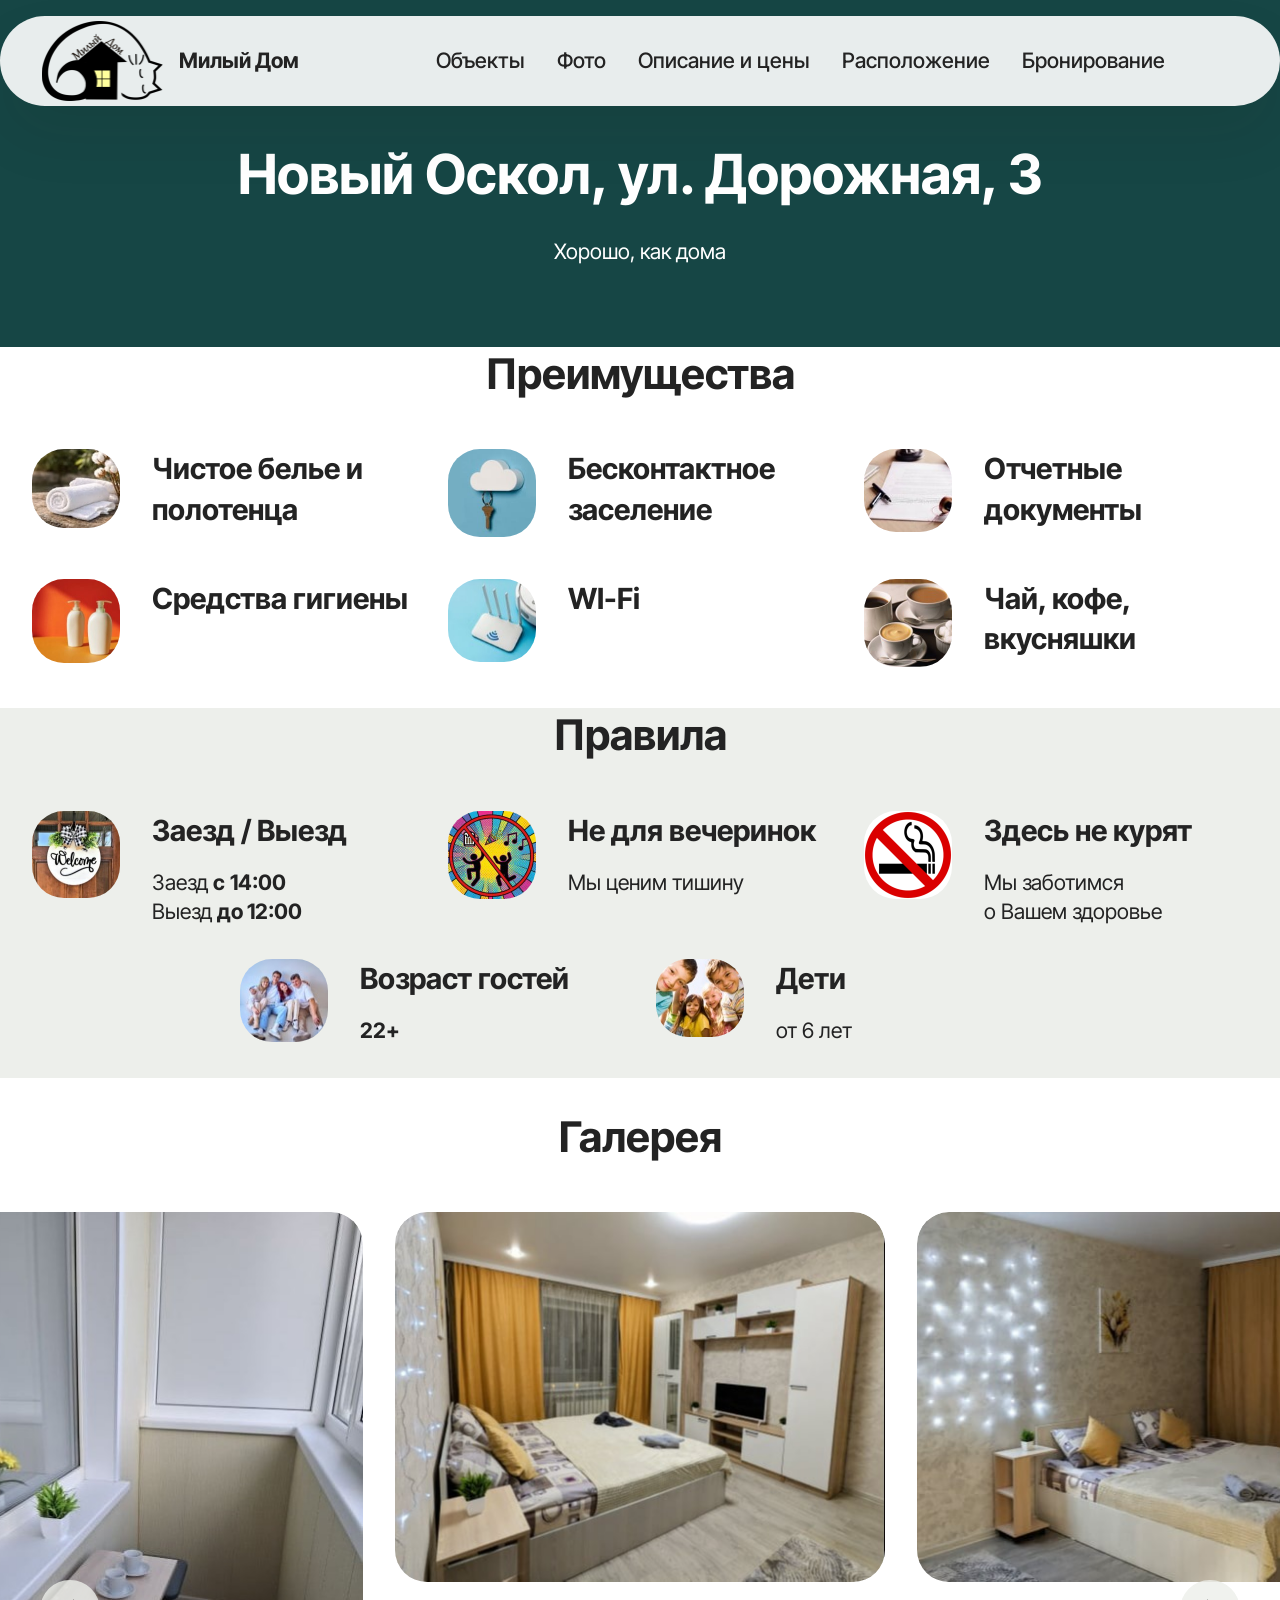
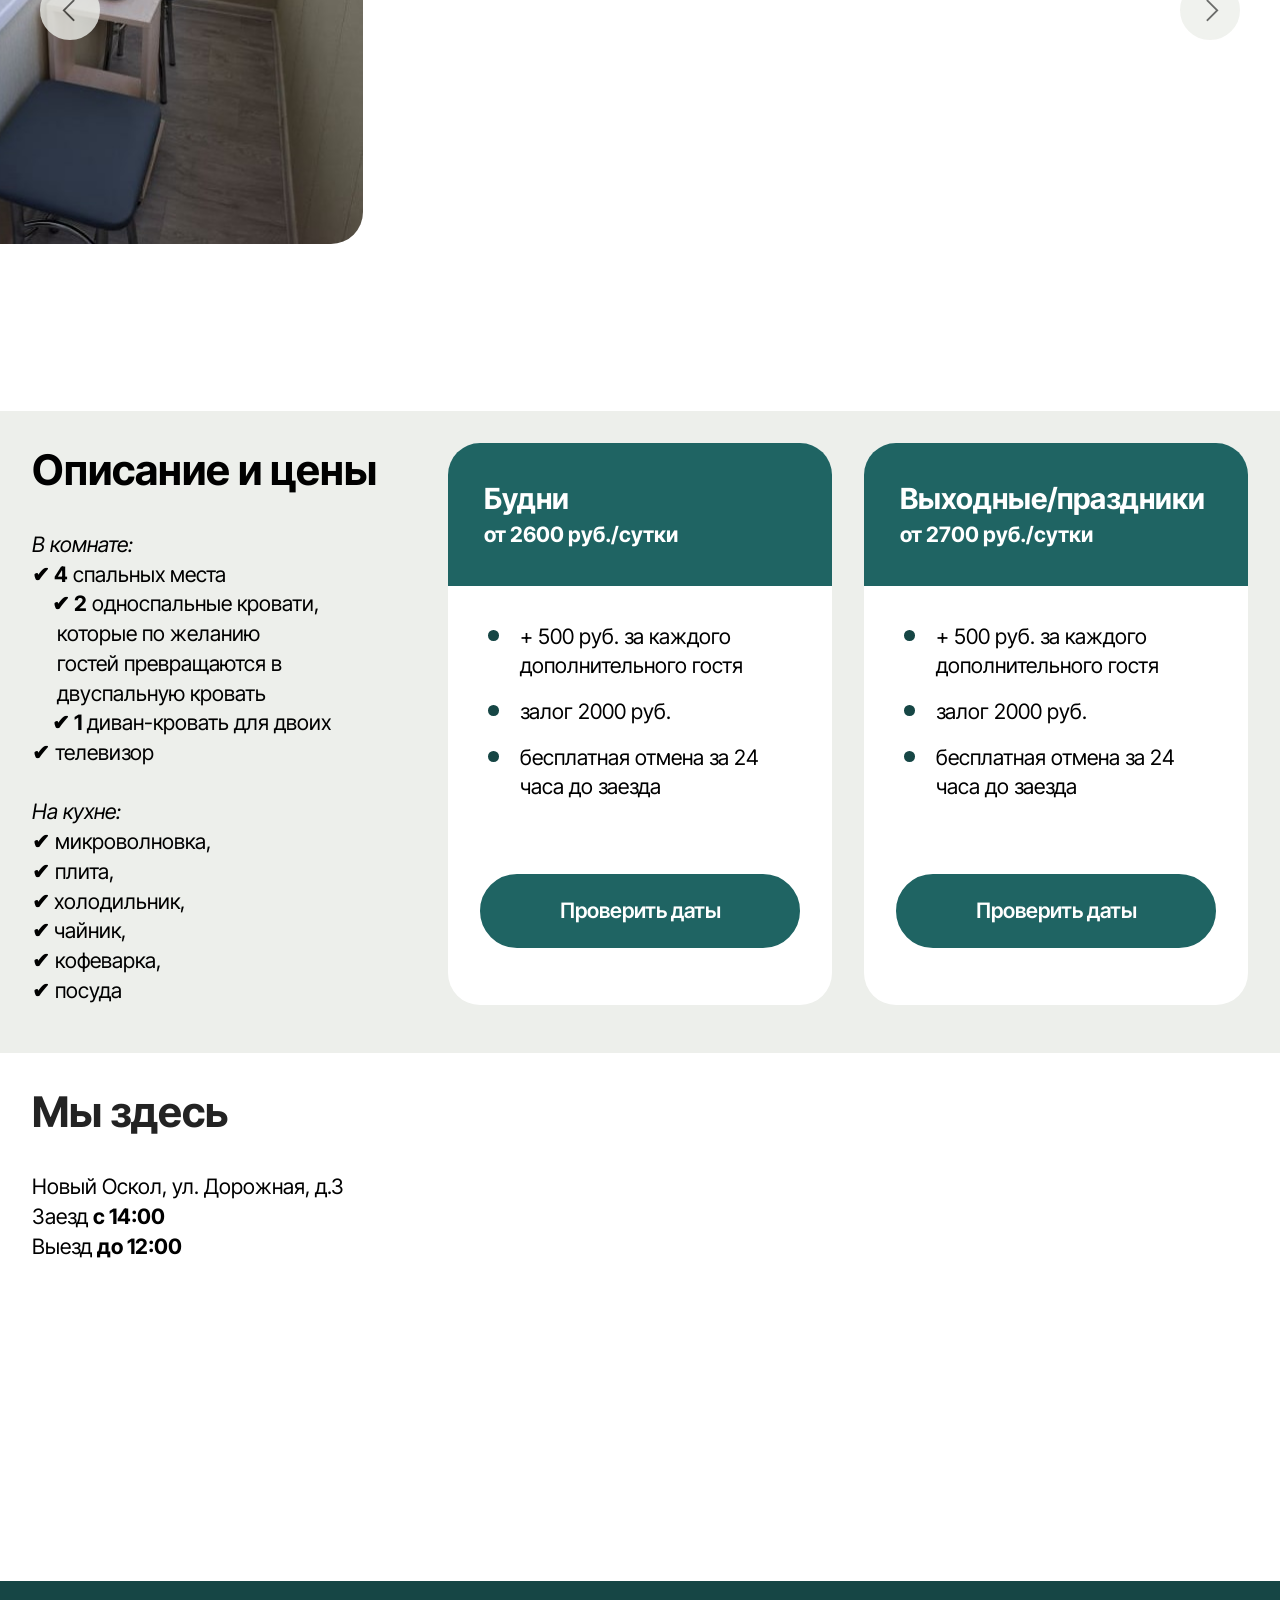
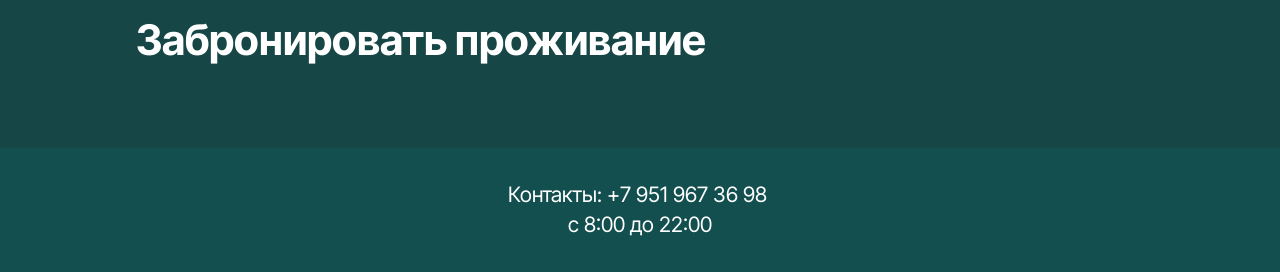
<file: Novy_Oskol_Dorozhnaya.html>
<!DOCTYPE html>
<html  >
<head>
  
  <meta charset="UTF-8">
  <meta http-equiv="X-UA-Compatible" content="IE=edge">
  <meta name="generator" content="Mobirise v6.1.12, mobirise.com">
  <meta name="twitter:card" content="summary_large_image"/>
  <meta name="twitter:image:src" content="assets/images/Novy_Oskol_Dorozhnaya-meta.png">
  <meta property="og:image" content="assets/images/Novy_Oskol_Dorozhnaya-meta.png">
  <meta name="twitter:title" content=""Милый Дом" Уютная квартира в Новом Осколе от 2600руб.">
  <meta name="viewport" content="width=device-width, initial-scale=1, minimum-scale=1">
  <link rel="shortcut icon" href="assets/images/mily-dom-logo-128x84.png" type="image/x-icon">
  <meta name="description" content="Уютная квартира на 1-4 гостей в Новом Осколе на ул.Дорожная от 2600 руб. Реальные фото, отчетные документы, wi-fi, чистое белье и полотенца, гель для душа, шампунь и кондиционер, чай, кофе и вкусняшки.">
  
  
  <title>"Милый Дом" Уютная квартира в Новом Осколе от 2600руб.</title>

  <!-- НАЧАЛО БЛОКА ДЛЯ TELEGRAM -->
  <meta property="og:image" content="assets/images/telegram-preview.png">
  <meta property="og:image:type" content="image/png">
  <meta property="og:image:width" content="747">
  <meta property="og:image:height" content="500">
  <meta property="og:title" content="&quot;Милый Дом&quot; Квартиры посуточно Новый Оскол, Чернянка">
  <meta property="og:description" content="Аренда квартир в Новом Осколе и Чернянке посуточно от 2500 руб. Реальные фото, отчетные документы, чистота, wi-fi.">
  <meta property="og:type" content="website">
  <!-- КОНЕЦ БЛОКА ДЛЯ TELEGRAM -->

  <link rel="stylesheet" href="assets/web/assets/mobirise-icons2/mobirise2.css">
  <link rel="stylesheet" href="assets/bootstrap/css/bootstrap.min.css">
  <link rel="stylesheet" href="assets/animatecss/animate.css">
  <link rel="stylesheet" href="assets/dropdown/css/style.css">
  <link rel="stylesheet" href="assets/theme/css/style.css">
  <link rel="preload" href="https://fonts.googleapis.com/css?family=Inter+Tight:100,200,300,400,500,600,700,800,900,100i,200i,300i,400i,500i,600i,700i,800i,900i&display=swap" as="style" onload="this.onload=null;this.rel='stylesheet'">
  <noscript><link rel="stylesheet" href="https://fonts.googleapis.com/css?family=Inter+Tight:100,200,300,400,500,600,700,800,900,100i,200i,300i,400i,500i,600i,700i,800i,900i&display=swap"></noscript>
  <link rel="preload" as="style" href="assets/mobirise/css/mbr-additional.css?v=Tchzlt"><link rel="stylesheet" href="assets/mobirise/css/mbr-additional.css?v=Tchzlt" type="text/css">

  
  
  
</head>
<body>
  
  <section data-bs-version="5.1" class="menu menu2 cid-vuJO51tpUy" once="menu" id="menu02-1j">
	

	<nav class="navbar navbar-dropdown navbar-fixed-top navbar-expand-lg">
		<div class="container">
			<div class="navbar-brand">
				<span class="navbar-logo">
					
						<img src="assets/images/mily-dom-logo-243x160.png" alt="Уютно там, где мурчишь :)" style="height: 5rem;">
					
				</span>
				<span class="navbar-caption-wrap"><a class="navbar-caption text-black text-primary display-4" href="index.html#header05-1">Милый Дом</a></span>
			</div>
			<button class="navbar-toggler" type="button" data-toggle="collapse" data-bs-toggle="collapse" data-target="#navbarSupportedContent" data-bs-target="#navbarSupportedContent" aria-controls="navbarNavAltMarkup" aria-expanded="false" aria-label="Toggle navigation">
				<div class="hamburger">
					<span></span>
					<span></span>
					<span></span>
					<span></span>
				</div>
			</button>
			<div class="collapse navbar-collapse" id="navbarSupportedContent">
				<ul class="navbar-nav nav-dropdown nav-right" data-app-modern-menu="true"><li class="nav-item">
						<a class="nav-link link text-black text-primary display-4" href="index.html#features04-w" aria-expanded="false">Объекты</a>
					</li><li class="nav-item">
						<a class="nav-link link text-black text-primary display-4" href="#slider04-2j">Фото</a>
					</li><li class="nav-item"><a class="nav-link link text-black text-primary display-4" href="#pricing04-2l">Описание и цены</a></li>
                                        </li><li class="nav-item"><a class="nav-link link text-black text-primary display-4" href="#contacts03-1s">Расположение</a></li>
                                        </li><li class="nav-item"><a class="nav-link link text-black text-primary display-4" href="#article12-27">Бронирование</a></li></ul>
				
				
			</div>
		</div>
	</nav>
</section>

<section data-bs-version="5.1" class="header5 cid-vuJO51UECC" id="header05-1k">
	

	
	
	
	<div class="align-center container">
		<div class="row justify-content-center">
			<div class="col-md-12 col-lg-9">
				<h1 class="mbr-section-title mbr-fonts-style mb-4 display-1"><strong>Новый Оскол, ул. Дорожная, 3</strong></h1>
				<p class="mbr-text mbr-fonts-style mb-4 display-7">Хорошо, как дома</p>
				
			</div>
		</div>
		<div class="row mt-5 justify-content-center">
			
		</div>
	</div>
</section>

<section data-bs-version="5.1" class="features15 cid-vuJO52QYdH" id="features015-1m">
	

	
	
	<div class="container">
		<div class="mbr-section-head mb-5">
			<h2 class="mbr-section-title mbr-fonts-style align-center mb-0 display-2">
			  <strong>Преимущества</strong></h2>
			
		  </div>
		<div class="row justify-content-center">
			<div class="item features-without-image col-12 col-lg-4 active">
				<div class="item-wrapper">
					<div class="img-wrapper">
						<img src="assets/images/chistoe-belyo-6-176x120.jpeg" alt="Чистое белье и полотенца" data-slide-to="0" data-bs-slide-to="0">
					</div>
					<div class="card-box">
						<h3 class="card-title mbr-fonts-style mb-3 display-5">
							<strong>Чистое белье и полотенца</strong></h3>
						
					</div>
				</div>
			</div>
			<div class="item features-without-image col-12 col-lg-4">
				<div class="item-wrapper">
					<div class="img-wrapper">
						<img src="assets/images/beskontaknoe-zaseleniye-3-176x144.jpeg" alt="Бесконтактное заселение" data-slide-to="3" data-bs-slide-to="4">
					</div>
					<div class="card-box">
						<h3 class="card-title mbr-fonts-style mb-3 display-5"><strong>Бесконтактное заселение</strong></h3>
						
					</div>
				</div>
			</div><div class="item features-without-image col-12 col-lg-4">
				<div class="item-wrapper">
					<div class="img-wrapper">
						<img src="assets/images/otchetny-documents-3-176x118.jpeg" alt="Mobirise Website Builder" data-slide-to="3" data-bs-slide-to="4">
					</div>
					<div class="card-box">
						<h3 class="card-title mbr-fonts-style mb-3 display-5"><strong>Отчетные документы</strong></h3>
						
					</div>
				</div>
			</div><div class="item features-without-image col-12 col-lg-4">
				<div class="item-wrapper">
					<div class="img-wrapper">
						<img src="assets/images/amenities-3-176x187.jpeg" alt="Средства гигиены, гель для душа, шампунь, кондиционер для волос" data-slide-to="4" data-bs-slide-to="3">
					</div>
					<div class="card-box">
						<h3 class="card-title mbr-fonts-style mb-3 display-5"><strong>Средства гигиены</strong></h3>
						
					</div>
				</div>
			</div><div class="item features-without-image col-12 col-lg-4">
				<div class="item-wrapper">
					<div class="img-wrapper">
						<img src="assets/images/wi-fi-3-176x117.jpeg" alt="Wi-Fi" data-slide-to="5" data-bs-slide-to="5">
					</div>
					<div class="card-box">
						<h3 class="card-title mbr-fonts-style mb-3 display-5"><strong>WI-Fi</strong></h3>
						
					</div>
				</div>
			</div><div class="item features-without-image col-12 col-lg-4">
				<div class="item-wrapper">
					<div class="img-wrapper">
						<img src="assets/images/tea-coffee-3-176x176.jpeg" alt="Чай, кофе и вкусняшки" data-slide-to="5" data-bs-slide-to="6">
					</div>
					<div class="card-box">
						<h3 class="card-title mbr-fonts-style mb-3 display-5"><strong>Чай, кофе, вкусняшки</strong></h3>
						
					</div>
				</div>
			</div>
			
		</div>
	</div>
</section>

<section data-bs-version="5.1" class="features15 cid-vuJO53k4Bu" id="features015-1n">
	

	
	
	<div class="container">
		<div class="mbr-section-head mb-5">
			<h2 class="mbr-section-title mbr-fonts-style align-center mb-0 display-2">
			  <strong>Правила</strong></h2>
			
		  </div>
		<div class="row justify-content-center">
			<div class="item features-without-image col-12 col-lg-4 active">
				<div class="item-wrapper">
					<div class="img-wrapper">
						<img src="assets/images/check-in-check-out-2-176x217.jpeg" alt="Заезд с 14:00 Выезд до 12:00" data-slide-to="0" data-bs-slide-to="0">
					</div>
					<div class="card-box">
						<h3 class="card-title mbr-fonts-style mb-3 display-5">
							<strong>Заезд / Выезд</strong></h3>
						<h5 class="card-text mbr-fonts-style display-7">Заезд <strong>с</strong> <strong>14:00</strong><br>Выезд <strong>до 12:00</strong></h5>
					</div>
				</div>
			</div>
			<div class="item features-without-image col-12 col-lg-4">
				<div class="item-wrapper">
					<div class="img-wrapper">
						<img src="assets/images/no-parties-1-176x176.jpeg" alt="Не для вечеринок" data-slide-to="3" data-bs-slide-to="4">
					</div>
					<div class="card-box">
						<h3 class="card-title mbr-fonts-style mb-3 display-5"><strong>Не для вечеринок</strong></h3>
						<h5 class="card-text mbr-fonts-style display-7">Мы ценим тишину</h5>
					</div>
				</div>
			</div><div class="item features-without-image col-12 col-lg-4">
				<div class="item-wrapper">
					<div class="img-wrapper">
						<img src="assets/images/no-smoking-176x176.png" alt="Запрещено курить" data-slide-to="2" data-bs-slide-to="2">
					</div>
					<div class="card-box">
						<h3 class="card-title mbr-fonts-style mb-3 display-5"><strong>Здесь не курят</strong></h3>
						<h5 class="card-text mbr-fonts-style display-7">Мы заботимся<br> о Вашем здоровье</h5>
					</div>
				</div>
			</div><div class="item features-without-image col-12 col-lg-4">
				<div class="item-wrapper">
					<div class="img-wrapper">
						<img src="assets/images/guests-age-3-176x117.jpeg" alt="Возраст гостей 22+" data-slide-to="3" data-bs-slide-to="3">
					</div>
					<div class="card-box">
						<h3 class="card-title mbr-fonts-style mb-3 display-5"><strong>Возраст гостей</strong></h3>
						<h5 class="card-text mbr-fonts-style display-7"><strong>22+</strong></h5>
					</div>
				</div>
			</div><div class="item features-without-image col-12 col-lg-4">
				<div class="item-wrapper">
					<div class="img-wrapper">
						<img src="assets/images/kids-age-above6-176x133.jpeg" alt="Можно с детьми от 6 лет" data-slide-to="5" data-bs-slide-to="5">
					</div>
					<div class="card-box">
						<h3 class="card-title mbr-fonts-style mb-3 display-5"><strong>Дети</strong></h3>
						<h5 class="card-text mbr-fonts-style display-7">от 6 лет</h5>
					</div>
				</div>
			</div>
			
		</div>
	</div>
</section>

<section data-bs-version="5.1" class="slider4 mbr-embla cid-vuP11eshTn" id="slider04-2j">
    
    
    <div class="container-fluid">
        <div class="row mb-5 justify-content-center">
            <div class="col-12 content-head">
                <h2 class="mbr-section-title mbr-fonts-style align-center mb-0 display-2">
                    <strong>Галерея</strong></h2>
                
            </div>
        </div>
        <div class="row">
            <div class="col-12">
                <div class="embla position-relative" data-skip-snaps="true" data-align="center" data-contain-scroll="trimSnaps" data-loop="true" data-auto-play-interval="5" data-draggable="true">
                    <div class="embla__viewport">
                        <div class="embla__container">
                            <div class="embla__slide slider-image item" style="margin-left: 1rem; margin-right: 1rem;">
                                <div class="slide-content">
                                    <div class="item-img">
                                        <div class="item-wrapper">
                                            <img src="assets/images/novy-oskol-dorozhnaya-main-room-503x379.jpeg" alt="Новый Оскол Дорожная Комната" title="">
                                        </div>
                                    </div>
                                </div>
                            </div>
                            <div class="embla__slide slider-image item" style="margin-left: 1rem; margin-right: 1rem;">
                                <div class="slide-content">
                                    <div class="item-img">
                                        <div class="item-wrapper">
                                            <img src="assets/images/novy-oskol-dorozhanya-main-room-at-night-501x378.jpeg" alt="Новый Оскол Дорожная" title="">
                                        </div>
                                    </div>
                                </div>
                            </div>
                            <div class="embla__slide slider-image item" style="margin-left: 1rem; margin-right: 1rem;">
                                <div class="slide-content">
                                    <div class="item-img">
                                        <div class="item-wrapper">
                                            <img src="assets/images/novy-oskol-dorozhanya-kitchen1-487x649.jpeg" alt="Новый Оскол Дорожная Кухня" title="">
                                        </div>
                                    </div>
                                </div>
                            </div>
                            <div class="embla__slide slider-image item" style="margin-left: 1rem; margin-right: 1rem;">
                                <div class="slide-content">
                                    <div class="item-img">
                                        <div class="item-wrapper">
                                            <img src="assets/images/novy-oskol-dorozhanya-kitchen2-453x604.jpeg" alt="Новый Оскол Дорожная Кухня" title="">
                                        </div>
                                    </div>
                                </div>
                            </div>
                            <div class="embla__slide slider-image item" style="margin-left: 1rem; margin-right: 1rem;">
                                <div class="slide-content">
                                    <div class="item-img">
                                        <div class="item-wrapper">
                                            <img src="assets/images/novy-oskol-dorozhanya-bathroom-504x805.jpeg" alt="Новый Оскол Дорожная Ванная комната" title="">
                                        </div>
                                    </div>
                                </div>
                            </div>
                            <div class="embla__slide slider-image item" style="margin-left: 1rem; margin-right: 1rem;">
                            <div class="slide-content">
                                <div class="item-img">
                                    <div class="item-wrapper">
                                        <img src="assets/images/novy-oskol-dorozhanya-tea-coffee-492x875.jpeg" alt="Новый Оскол Дорожная Кухня Чай Кофе" title="">
                                    </div>
                                </div>
                            </div>
                            </div>
                            <div class="embla__slide slider-image item" style="margin-left: 1rem; margin-right: 1rem;">
                            <div class="slide-content">
                                <div class="item-img">
                                    <div class="item-wrapper">
                                        <img src="assets/images/novy-oskol-dorozhanya-balcony-492x656.jpeg" alt="Новый Оскол Дорожная Балкон" title="">
                                    </div>
                                </div>
                            </div>
                            </div>
                        </div>
                    </div>
                    <button class="embla__button embla__button--prev">
                        <span class="mobi-mbri mobi-mbri-arrow-prev" aria-hidden="true"></span>
                        <span class="sr-only visually-hidden visually-hidden">Previous</span>
                    </button>
                    <button class="embla__button embla__button--next">
                        <span class="mobi-mbri mobi-mbri-arrow-next" aria-hidden="true"></span>
                        <span class="sr-only visually-hidden visually-hidden">Next</span>
                    </button>
                </div>
            </div>
        </div>
    </div>
</section>

<section data-bs-version="5.1" class="pricing04 startm5 cid-vuP7zZVjeU" id="pricing04-2l">
  
  
  
  <div class="container">
    <div class="row justify-content-center">
      <div class="col-lg-4">
        <div class="col-12 col-md-12">
          <h2 class="mbr-section-title mbr-fonts-style mt-0 mb-4 display-2"><strong>Описание и цены</strong></h2>
          <h6 class="mbr-section-subtitle mbr-fonts-style mt-0 mb-4 display-7"><em>В комнате:
</em><div><strong>✔ 4</strong> спальных места
</div><div><strong>&nbsp; &nbsp; &nbsp;✔ 2</strong> односпальные кровати,&nbsp; &nbsp; &nbsp; &nbsp; </div><div>&nbsp; &nbsp; &nbsp;которые по желанию </div><div>&nbsp; &nbsp; &nbsp;гостей превращаются в</div><div>&nbsp; &nbsp; &nbsp;двуспальную кровать</div><div><strong>&nbsp; &nbsp; &nbsp;✔ 1</strong> диван-кровать для двоих</div><div><strong>✔</strong> телевизор</div><div><br></div><div><em>На кухне:
</em></div><div><strong>✔</strong> микроволновка,
</div><div><strong>✔</strong> плита,
</div><div><strong>✔ </strong>холодильник,
</div><div><strong>✔ </strong>чайник,
</div><div><strong>✔</strong> кофеварка,
</div><div><strong>✔</strong> посуда</div><div><em>
</em></div></h6>
         
        </div>
      </div>

      <div class="col-lg-8 side-features">
        <div class="item features-without-image col-12 col-md-6 col-lg-6 item-mb active">
          <div class="item-wrapper">
            <div class="item-head">
              <h3 class="item-title mbr-fonts-style mb-0 display-5">
                <strong>Будни</strong>
              </h3>
              <h6 class="item-subtitle mbr-fonts-style mb-0 display-7"><strong>от 2600 руб./сутки</strong></h6>
            </div>
            <div class="item-content">
              
              
              <div class="counter-container mbr-text mbr-fonts-style display-7">
                <ul><li>+ 500 руб. за каждого дополнительного гостя</li><li>залог 2000 руб.</li><li>бесплатная отмена за 24 часа до заезда</li>
                </ul>
              </div>
            </div>
            <div class="mbr-section-btn item-footer"><a href="#article12-27" class="btn item-btn btn-primary display-7">Проверить даты</a></div>
          </div>
        </div>
        <div class="item features-without-image col-12 col-md-6 col-lg-6 item-mb">
          <div class="item-wrapper">
            <div class="item-head">
              <h3 class="item-title mbr-fonts-style mb-0 display-5">
                <strong>Выходные/праздники</strong>
              </h3>
              <h6 class="item-subtitle mbr-fonts-style mb-0 display-7"><div><strong>от 2700 руб./сутки</strong></div></h6>
            </div>
            <div class="item-content">
              
              
              <div class="counter-container mbr-text mbr-fonts-style display-7">
                <ul>
                  <li>+ 500 руб. за каждого дополнительного гостя</li><li>залог 2000 руб.</li><li>бесплатная отмена за 24 часа до заезда</li>
                </ul>
              </div>
            </div>
            <div class="mbr-section-btn item-footer"><a href="#article12-27" class="btn item-btn btn-primary display-7">Проверить даты</a></div>
          </div>
        </div>
      </div>
    </div>
  </div>
</section>

<section data-bs-version="5.1" class="contacts03 cid-vuJTJL1AWA" id="contacts03-1s">
  

  
  <div class="container">
    <div class="row justify-content-center">
      <div class="col-lg-4">
        <div class="col-12 col-md-12">
          <h2 class="mbr-section-title mbr-fonts-style mt-0 mb-4 display-2">
            <strong>Мы здесь</strong></h2>
          <h6 class="mbr-section-subtitle mbr-fonts-style mt-0 mb-4 display-7">Новый Оскол, ул. Дорожная, д.3
<div>Заезд <strong>с 14:00
</strong></div><div>Выезд <strong>до 12:00</strong></div></h6>
          
        </div>
      </div>
      <div class="col-lg-8 side-features">
        <div class="google-map"><iframe frameborder="0" style="border:0" src="https://yandex.ru/map-widget/v1/?um=constructor%3A2d344f7fa395c4a700eace3288ef9fb41f46e337718b09eba7d6c42e4a81dcc7&amp;source=constructor" allowfullscreen=""></iframe></div>
      </div>
    </div>
  </div>
</section>

<section data-bs-version="5.1" class="article12 cid-vuKcSdOuB4" id="article12-27">    
    
    <div class="container">
        <div class="row justify-content-center">
            <div class="col-md-12 col-lg-10">
                <h2 class="mbr-section-title mbr-fonts-style mb-4 mt-0 display-2">
                <strong>Забронировать проживание</strong></h2>
                  <div id="hr-widget" style="margin-bottom: 80px;"></div>
                    <script type="module" src="https://homereserve.ru/widget.js"></script>
                    <script type="module">
                    window.homereserve.initWidgetSearch({"token":"jf2XERhiPs","apartments":[369777],"navigation":false})
                    </script>
    
            </div>
        </div>
    </div>
</section>

<section data-bs-version="5.1" class="footer4 cid-vuKgusyqBC" once="footers" id="footer04-2f">

    

    

    <div class="container">
        <div class="media-container-row align-center mbr-white">
            <div class="col-12">
                <p class="mbr-text mb-0 mbr-fonts-style display-7">Контакты: +7 951 967 36 98&nbsp;<br>с 8:00 до 22:00</p>
            </div>
        </div>
    </div>

<script src="assets/bootstrap/js/bootstrap.bundle.min.js"></script>  <script src="assets/smoothscroll/smooth-scroll.js"></script>  <script src="assets/ytplayer/index.js"></script>  <script src="assets/dropdown/js/navbar-dropdown.js"></script>  <script src="assets/embla/embla.min.js"></script>  <script src="assets/embla/script.js"></script>  <script src="assets/theme/js/script.js"></script>  
  
  
 <div id="scrollToTop" class="scrollToTop mbr-arrow-up"><a style="text-align: center;"><i class="mbr-arrow-up-icon mbr-arrow-up-icon-cm cm-icon cm-icon-smallarrow-up"></i></a></div>
    <input name="animation" type="hidden">
  </body>
</html>
</file>
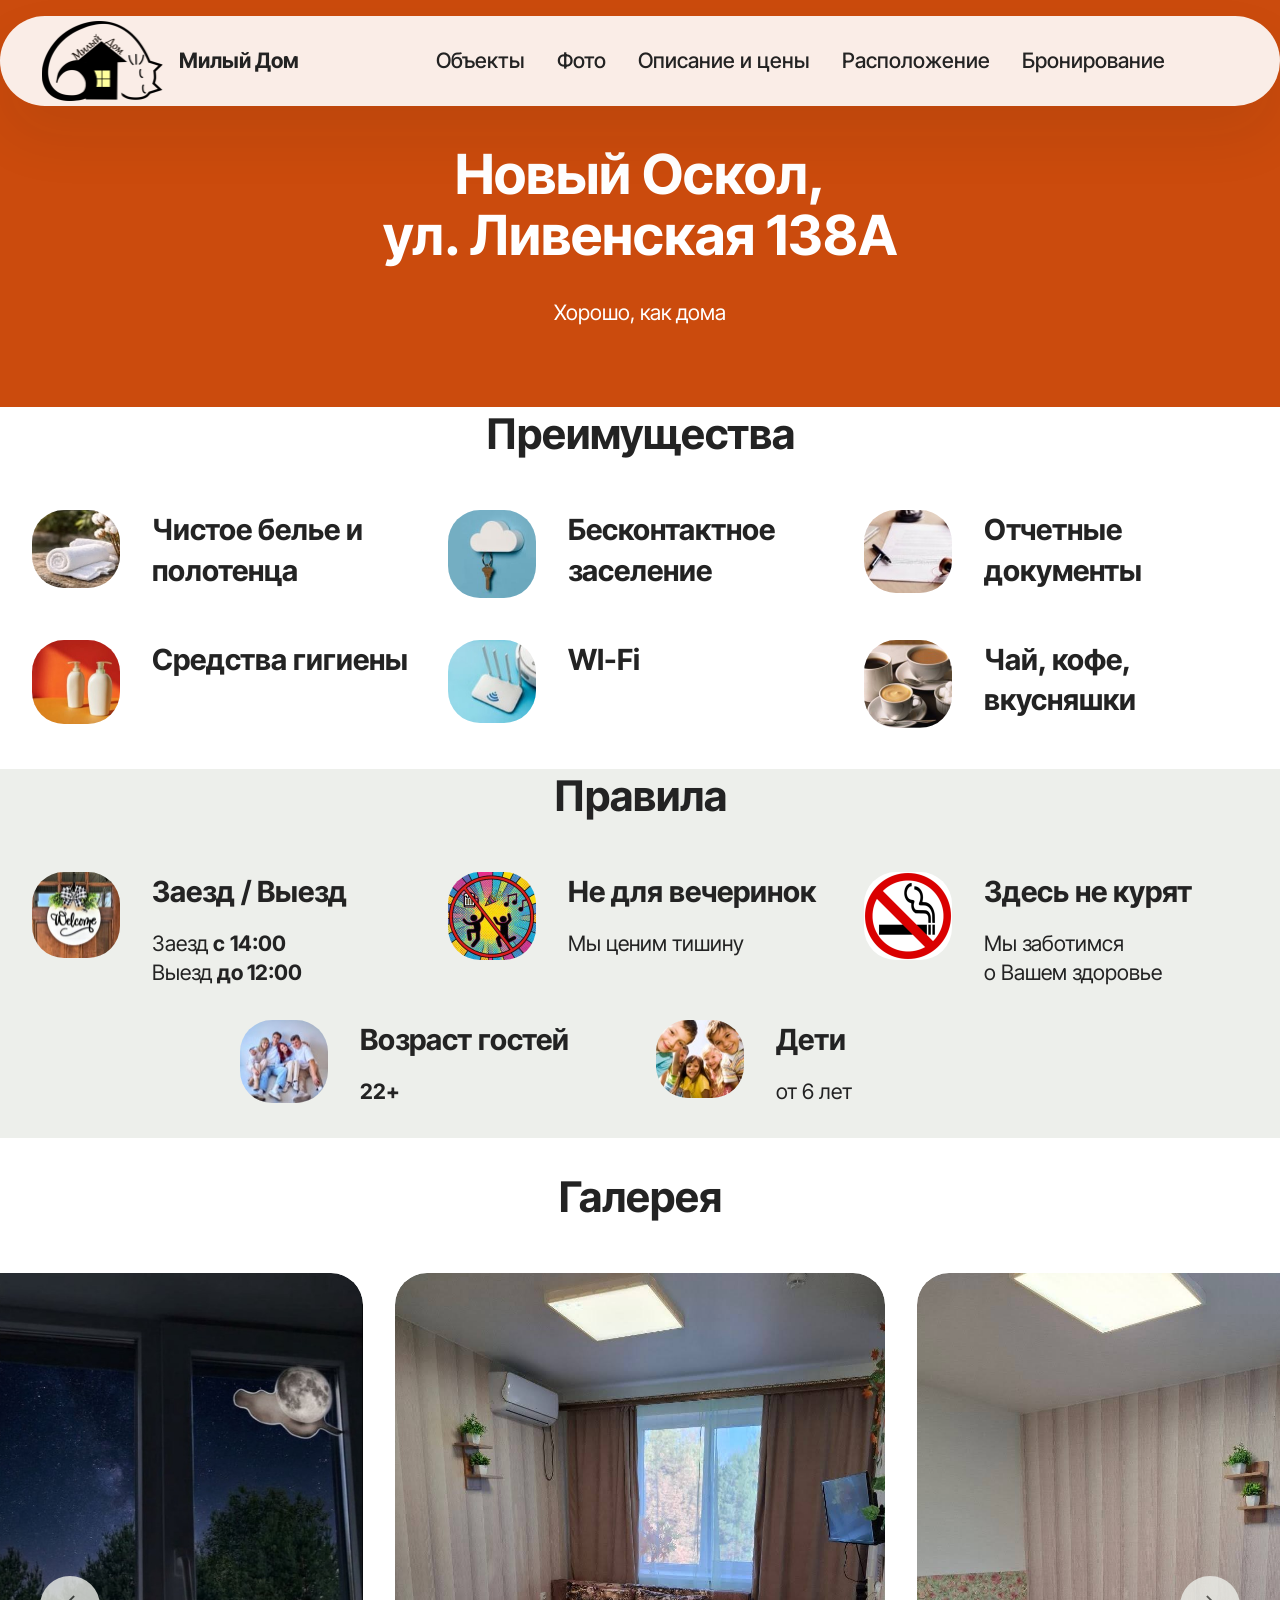
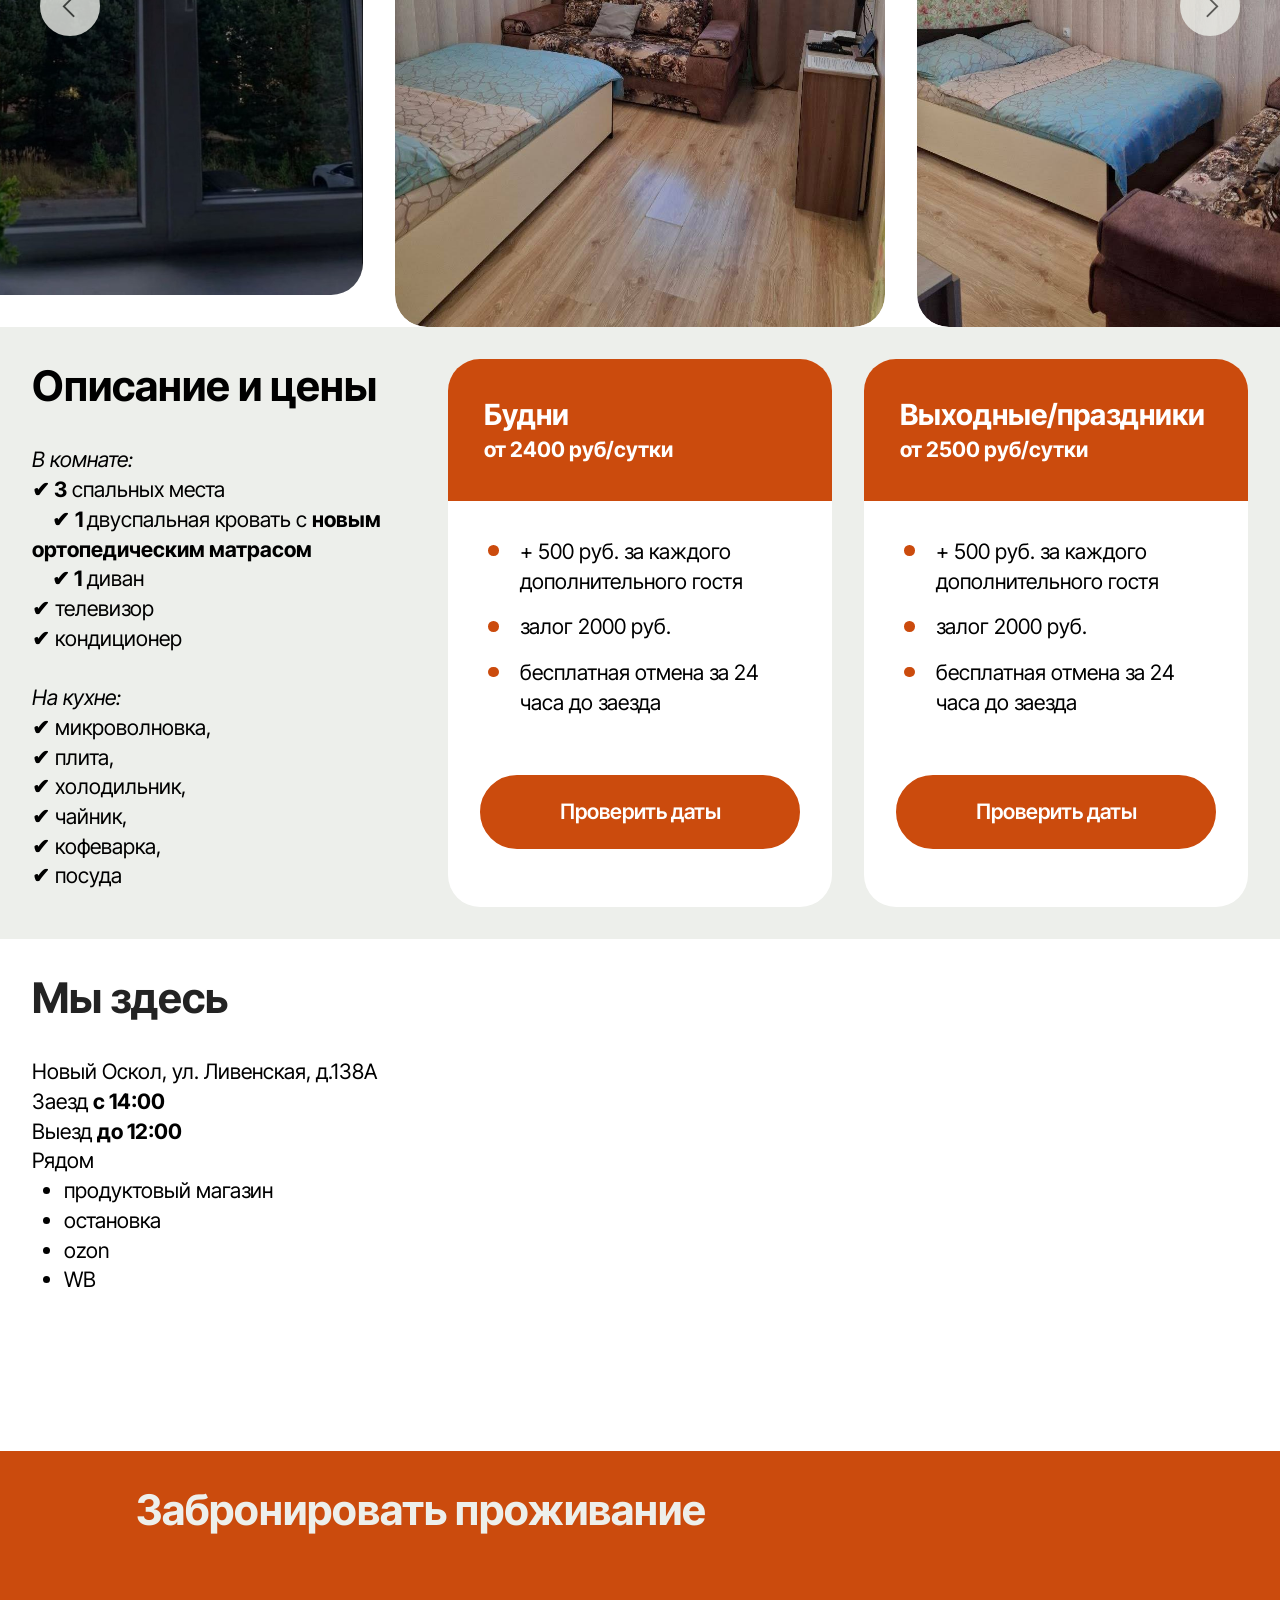
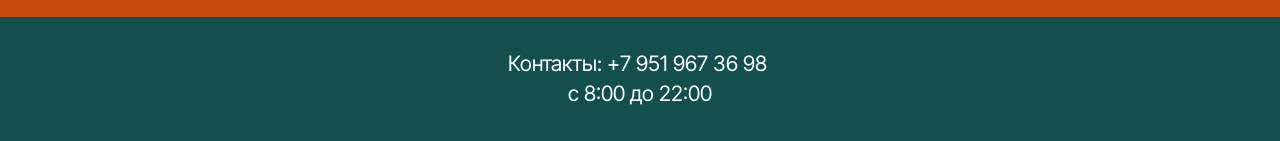
<file: Novy_Oskol_Livenskaya.html>
<!DOCTYPE html>
<html  >
<head>

  <meta charset="UTF-8">
  <meta http-equiv="X-UA-Compatible" content="IE=edge">
  <meta name="generator" content="Mobirise v6.1.12, mobirise.com">
  <meta name="twitter:card" content="summary_large_image"/>
  <meta name="twitter:image:src" content="assets/images/Novy_Oskol_Livenskaya-meta.png">
  <meta property="og:image" content="assets/images/Novy_Oskol_Livenskaya-meta.png">
  <meta name="twitter:title" content=""Милый Дом" Уютная студия в Новом Осколе от 2400руб.">
  <meta name="viewport" content="width=device-width, initial-scale=1, minimum-scale=1">
  <link rel="shortcut icon" href="assets/images/mily-dom-logo-128x84.png" type="image/x-icon">
  <meta name="description" content="Уютная квартира на 1-3 гостей в Новом Осколе на ул.Ливенская от 2400 руб. Реальные фото, отчетные документы, wi-fi, чистое белье и полотенца, гель для душа, шампунь и кондиционер, чай, кофе и вкусняшки.">
  
  
  <title>"Милый Дом" Уютная студия в Новом Осколе от 2400руб.</title>

  <!-- НАЧАЛО БЛОКА ДЛЯ TELEGRAM -->
  <meta property="og:image" content="assets/images/telegram-preview.png">
  <meta property="og:image:type" content="image/png">
  <meta property="og:image:width" content="747">
  <meta property="og:image:height" content="500">
  <meta property="og:title" content="&quot;Милый Дом&quot; Квартиры посуточно Новый Оскол, Чернянка">
  <meta property="og:description" content="Аренда квартир в Новом Осколе и Чернянке посуточно от 2500 руб. Реальные фото, отчетные документы, чистота, wi-fi.">
  <meta property="og:type" content="website">
  <!-- КОНЕЦ БЛОКА ДЛЯ TELEGRAM -->

  <link rel="stylesheet" href="assets/web/assets/mobirise-icons2/mobirise2.css">
  <link rel="stylesheet" href="assets/bootstrap/css/bootstrap.min.css">
  <link rel="stylesheet" href="assets/animatecss/animate.css">
  <link rel="stylesheet" href="assets/dropdown/css/style.css">
  <link rel="stylesheet" href="assets/theme/css/style.css">
  <link rel="preload" href="https://fonts.googleapis.com/css?family=Inter+Tight:100,200,300,400,500,600,700,800,900,100i,200i,300i,400i,500i,600i,700i,800i,900i&display=swap" as="style" onload="this.onload=null;this.rel='stylesheet'">
  <noscript><link rel="stylesheet" href="https://fonts.googleapis.com/css?family=Inter+Tight:100,200,300,400,500,600,700,800,900,100i,200i,300i,400i,500i,600i,700i,800i,900i&display=swap"></noscript>
  <link rel="preload" as="style" href="assets/mobirise/css/mbr-additional.css?v=hZHF3A"><link rel="stylesheet" href="assets/mobirise/css/mbr-additional.css?v=hZHF3A" type="text/css">

  
  
  
</head>
<body>
  
  <section data-bs-version="5.1" class="menu menu2 cid-vuJUsMqX9H" once="menu" id="menu02-1t">
	

	<nav class="navbar navbar-dropdown navbar-fixed-top navbar-expand-lg">
		<div class="container">
			<div class="navbar-brand">
				<span class="navbar-logo">
					
						<img src="assets/images/mily-dom-logo-243x160.png" alt="Уютно там, где мурчишь :)" style="height: 5rem;">
					
				</span>
				<span class="navbar-caption-wrap"><a class="navbar-caption text-black text-primary display-4" href="index.html#header05-1">Милый Дом</a></span>
			</div>
			<button class="navbar-toggler" type="button" data-toggle="collapse" data-bs-toggle="collapse" data-target="#navbarSupportedContent" data-bs-target="#navbarSupportedContent" aria-controls="navbarNavAltMarkup" aria-expanded="false" aria-label="Toggle navigation">
				<div class="hamburger">
					<span></span>
					<span></span>
					<span></span>
					<span></span>
				</div>
			</button>
			<div class="collapse navbar-collapse" id="navbarSupportedContent">
				<ul class="navbar-nav nav-dropdown nav-right" data-app-modern-menu="true"><li class="nav-item">
						<a class="nav-link link text-black text-primary display-4" href="index.html#features04-w" aria-expanded="false">Объекты</a>
					</li><li class="nav-item">
						<a class="nav-link link text-black text-primary display-4" href="#slider04-2n">Фото</a>
					</li><li class="nav-item"><a class="nav-link link text-black text-primary display-4" href="#pricing04-2m">Описание и цены</a></li>
                                        </li><li class="nav-item"><a class="nav-link link text-black text-primary display-4" href="#contacts03-1y">Расположение</a></li>
                                        </li><li class="nav-item"><a class="nav-link link text-black text-primary display-4" href="#article12-26">Бронирование</a></li></ul>
				
				
			</div>
		</div>
	</nav>
</section>

<section data-bs-version="5.1" class="header5 cid-vuJUsN1k8L" id="header05-1u">
	

	
	
	
	<div class="align-center container">
		<div class="row justify-content-center">
			<div class="col-md-12 col-lg-9">
				<h1 class="mbr-section-title mbr-fonts-style mb-4 display-1"><strong>Новый Оскол, </strong><br><strong>ул. Ливенская 138А</strong></h1>
				<p class="mbr-text mbr-fonts-style mb-4 display-7">Хорошо, как дома</p>
				
			</div>
		</div>
		<div class="row mt-5 justify-content-center">
			
		</div>
	</div>
</section>

<section data-bs-version="5.1" class="features15 cid-vuJUsNzN6C" id="features015-1v">
	

	
	
	<div class="container">
		<div class="mbr-section-head mb-5">
			<h2 class="mbr-section-title mbr-fonts-style align-center mb-0 display-2">
			  <strong>Преимущества</strong></h2>
			
		  </div>
		<div class="row justify-content-center">
			<div class="item features-without-image col-12 col-lg-4 active">
				<div class="item-wrapper">
					<div class="img-wrapper">
						<img src="assets/images/chistoe-belyo-6-176x120.jpeg" alt="Чистое белье и полотенца" data-slide-to="0" data-bs-slide-to="0">
					</div>
					<div class="card-box">
						<h3 class="card-title mbr-fonts-style mb-3 display-5">
							<strong>Чистое белье и полотенца</strong></h3>
						
					</div>
				</div>
			</div>
			<div class="item features-without-image col-12 col-lg-4">
				<div class="item-wrapper">
					<div class="img-wrapper">
						<img src="assets/images/beskontaknoe-zaseleniye-3-176x144.jpeg" alt="Бесконтактное заселение" data-slide-to="3" data-bs-slide-to="4">
					</div>
					<div class="card-box">
						<h3 class="card-title mbr-fonts-style mb-3 display-5"><strong>Бесконтактное заселение</strong></h3>
						
					</div>
				</div>
			</div><div class="item features-without-image col-12 col-lg-4">
				<div class="item-wrapper">
					<div class="img-wrapper">
						<img src="assets/images/otchetny-documents-3-176x118.jpeg" alt="Отчетные документы" data-slide-to="3" data-bs-slide-to="4">
					</div>
					<div class="card-box">
						<h3 class="card-title mbr-fonts-style mb-3 display-5"><strong>Отчетные документы</strong></h3>
						
					</div>
				</div>
			</div><div class="item features-without-image col-12 col-lg-4">
				<div class="item-wrapper">
					<div class="img-wrapper">
						<img src="assets/images/amenities-3-176x187.jpeg" alt="Средства гигиены гель для душа, шампунь, кондиционер для волос" data-slide-to="4" data-bs-slide-to="3">
					</div>
					<div class="card-box">
						<h3 class="card-title mbr-fonts-style mb-3 display-5"><strong>Средства гигиены</strong></h3>
						
					</div>
				</div>
			</div><div class="item features-without-image col-12 col-lg-4">
				<div class="item-wrapper">
					<div class="img-wrapper">
						<img src="assets/images/wi-fi-3-176x117.jpeg" alt="Wi-Fi" data-slide-to="5" data-bs-slide-to="5">
					</div>
					<div class="card-box">
						<h3 class="card-title mbr-fonts-style mb-3 display-5"><strong>WI-Fi</strong></h3>
						
					</div>
				</div>
			</div><div class="item features-without-image col-12 col-lg-4">
				<div class="item-wrapper">
					<div class="img-wrapper">
						<img src="assets/images/tea-coffee-3-176x176.jpeg" alt="Чай, кофе, вкусняшки" data-slide-to="5" data-bs-slide-to="6">
					</div>
					<div class="card-box">
						<h3 class="card-title mbr-fonts-style mb-3 display-5"><strong>Чай, кофе, вкусняшки</strong></h3>
						
					</div>
				</div>
			</div>
			
		</div>
	</div>
</section>

<section data-bs-version="5.1" class="features15 cid-vuJUsOqlQy" id="features015-1w">
	

	
	
	<div class="container">
		<div class="mbr-section-head mb-5">
			<h2 class="mbr-section-title mbr-fonts-style align-center mb-0 display-2">
			  <strong>Правила</strong></h2>
			
		  </div>
		<div class="row justify-content-center">
			<div class="item features-without-image col-12 col-lg-4 active">
				<div class="item-wrapper">
					<div class="img-wrapper">
						<img src="assets/images/check-in-check-out-2-176x217.jpeg" alt="Заезд с 14:00 Выезд до 12:00" data-slide-to="0" data-bs-slide-to="0">
					</div>
					<div class="card-box">
						<h3 class="card-title mbr-fonts-style mb-3 display-5">
							<strong>Заезд / Выезд</strong></h3>
						<h5 class="card-text mbr-fonts-style display-7">Заезд <strong>с</strong> <strong>14:00</strong><br>Выезд <strong>до 12:00</strong></h5>
					</div>
				</div>
			</div>
			<div class="item features-without-image col-12 col-lg-4">
				<div class="item-wrapper">
					<div class="img-wrapper">
						<img src="assets/images/no-parties-1-176x176.jpeg" alt="Не для вечеринок" data-slide-to="3" data-bs-slide-to="4">
					</div>
					<div class="card-box">
						<h3 class="card-title mbr-fonts-style mb-3 display-5"><strong>Не для вечеринок</strong></h3>
						<h5 class="card-text mbr-fonts-style display-7">Мы ценим тишину</h5>
					</div>
				</div>
			</div><div class="item features-without-image col-12 col-lg-4">
				<div class="item-wrapper">
					<div class="img-wrapper">
						<img src="assets/images/no-smoking-176x176.png" alt="Запрещено курить" data-slide-to="2" data-bs-slide-to="2">
					</div>
					<div class="card-box">
						<h3 class="card-title mbr-fonts-style mb-3 display-5"><strong>Здесь не курят</strong></h3>
						<h5 class="card-text mbr-fonts-style display-7">Мы заботимся<br> о Вашем здоровье</h5>
					</div>
				</div>
			</div><div class="item features-without-image col-12 col-lg-4">
				<div class="item-wrapper">
					<div class="img-wrapper">
						<img src="assets/images/guests-age-3-176x117.jpeg" alt="Возраст гостей 22+" data-slide-to="3" data-bs-slide-to="3">
					</div>
					<div class="card-box">
						<h3 class="card-title mbr-fonts-style mb-3 display-5"><strong>Возраст гостей</strong></h3>
						<h5 class="card-text mbr-fonts-style display-7"><strong>22+</strong></h5>
					</div>
				</div>
			</div><div class="item features-without-image col-12 col-lg-4">
				<div class="item-wrapper">
					<div class="img-wrapper">
						<img src="assets/images/kids-age-above6-176x133.jpeg" alt="Можно с детьми от 6 лет" data-slide-to="5" data-bs-slide-to="5">
					</div>
					<div class="card-box">
						<h3 class="card-title mbr-fonts-style mb-3 display-5"><strong>Дети</strong></h3>
						<h5 class="card-text mbr-fonts-style display-7">от 6 лет</h5>
					</div>
				</div>
			</div>
			
		</div>
	</div>
</section>

<section data-bs-version="5.1" class="slider4 mbr-embla cid-vuPd4ZWHxr" id="slider04-2n">
    
    
    <div class="container-fluid">
        <div class="row mb-5 justify-content-center">
            <div class="col-12 content-head">
                <h2 class="mbr-section-title mbr-fonts-style align-center mb-0 display-2">
                    <strong>Галерея</strong></h2>
                
            </div>
        </div>
        <div class="row">
            <div class="col-12">
                <div class="embla position-relative" data-skip-snaps="true" data-align="center" data-contain-scroll="trimSnaps" data-loop="true" data-auto-play-interval="5" data-draggable="true">
                    <div class="embla__viewport">
                        <div class="embla__container">
                            <div class="embla__slide slider-image item" style="margin-left: 1rem; margin-right: 1rem;">
                                <div class="slide-content">
                                    <div class="item-img">
                                        <div class="item-wrapper">
                                            <img src="assets/images/novy-oskol-livenskaya-main-room1.jpg" alt="Новый Оскол Ливенская Комната" title="">
                                        </div>
                                    </div>
                                </div>
                            </div>
                            <div class="embla__slide slider-image item" style="margin-left: 1rem; margin-right: 1rem;">
                                <div class="slide-content">
                                    <div class="item-img">
                                        <div class="item-wrapper">
                                            <img src="assets/images/novy-oskol-livenskaya-main-room2.jpg" alt="Новый Оскол Ливенская Комната" title="">
                                        </div>
                                    </div>
                                </div>
                            </div>
                            <div class="embla__slide slider-image item" style="margin-left: 1rem; margin-right: 1rem;">
                                <div class="slide-content">
                                    <div class="item-img">
                                        <div class="item-wrapper">
                                            <img src="assets/images/novy-oskol-livenskaya-kitchen2-510x597.jpeg" alt="Новый Оскол Ливенская Кухня" title="">
                                        </div>
                                    </div>
                                </div>
                            </div>
                            <div class="embla__slide slider-image item" style="margin-left: 1rem; margin-right: 1rem;">
                                <div class="slide-content">
                                    <div class="item-img">
                                        <div class="item-wrapper">
                                            <img src="assets/images/novy-oskol-livenskaya-kitchen4-492x656.jpeg" alt="Новый Оскол Ливенская Кухня" title="">
                                        </div>
                                    </div>
                                </div>
                            </div>
                            <div class="embla__slide slider-image item" style="margin-left: 1rem; margin-right: 1rem;">
                                <div class="slide-content">
                                    <div class="item-img">
                                        <div class="item-wrapper">
                                            <img src="assets/images/novy-oskol-livenskaya-kitchen3-509x382.jpeg" alt="Новый Оскол Ливенская Кухня" title="">
                                        </div>
                                    </div>
                                </div>
                            </div>
                            <div class="embla__slide slider-image item" style="margin-left: 1rem; margin-right: 1rem;">
                                <div class="slide-content">
                                    <div class="item-img">
                                        <div class="item-wrapper">
                                            <img src="assets/images/novy-oskol-livenskaya-bathroom-510x506.jpeg" alt="Новый Оскол ЛивенскаяВанная комната" title="">
                                        </div>
                                    </div>
                                </div>
                            </div>
                            <div class="embla__slide slider-image item" style="margin-left: 1rem; margin-right: 1rem;">
                            <div class="slide-content">
                                <div class="item-img">
                                    <div class="item-wrapper">
                                        <img src="assets/images/novy-oskol-livenskaya-washing-machine-338x345.jpeg" alt="Новый Оскол Ливенская Стиральная машина" title="">
                                    </div>
                                </div>
                            </div>
                            </div>
                            <div class="embla__slide slider-image item" style="margin-left: 1rem; margin-right: 1rem;">
                            <div class="slide-content">
                                <div class="item-img">
                                    <div class="item-wrapper">
                                        <img src="assets/images/novy-oskol-livenskaya-window-view-at-night-859x1146.jpeg" alt="Новый Оскол Ливенская Окно" title="">
                                    </div>
                                </div>
                            </div>
                            </div>
                        </div>
                    </div>
                    <button class="embla__button embla__button--prev">
                        <span class="mobi-mbri mobi-mbri-arrow-prev" aria-hidden="true"></span>
                        <span class="sr-only visually-hidden visually-hidden">Previous</span>
                    </button>
                    <button class="embla__button embla__button--next">
                        <span class="mobi-mbri mobi-mbri-arrow-next" aria-hidden="true"></span>
                        <span class="sr-only visually-hidden visually-hidden">Next</span>
                    </button>
                </div>
            </div>
        </div>
    </div>
</section>

<section data-bs-version="5.1" class="pricing04 startm5 cid-vuPcZ45Hxr" id="pricing04-2m">
  
  
  
  <div class="container">
    <div class="row justify-content-center">
      <div class="col-lg-4">
        <div class="col-12 col-md-12">
          <h2 class="mbr-section-title mbr-fonts-style mt-0 mb-4 display-2"><strong>Описание и цены</strong></h2>
          <h6 class="mbr-section-subtitle mbr-fonts-style mt-0 mb-4 display-7"><em>В комнате:
</em><div><strong>✔ 3</strong> спальных места
</div><div><strong>&nbsp; &nbsp; &nbsp;✔</strong> <strong>1 </strong>двуспальная кровать с <strong>новым ортопедическим матрасом</strong></div><div><strong>&nbsp; &nbsp; &nbsp;✔ 1</strong> диван</div><div><strong>✔</strong> телевизор</div><div><strong>✔</strong>  кондиционер</div><div><span style="font-size: calc(1.14rem + 0.26 * ((100vw - 62rem) / 25));"><br></span></div><div><em>На кухне:
</em></div><div><strong>✔</strong> микроволновка,
</div><div><strong>✔</strong> плита,
</div><div><strong>✔</strong> холодильник,
</div><div><strong>✔</strong> чайник,
</div><div><strong>✔</strong> кофеварка,
</div><div><strong>✔</strong> посуда</div><div>
</div></h6>
         
        </div>
      </div>

      <div class="col-lg-8 side-features">
        <div class="item features-without-image col-12 col-md-6 col-lg-6 item-mb active">
          <div class="item-wrapper">
            <div class="item-head">
              <h3 class="item-title mbr-fonts-style mb-0 display-5">
                <strong>Будни</strong></h3>
              <h6 class="item-subtitle mbr-fonts-style mb-0 display-7">
                <strong>от 2400 руб/сутки</strong></h6>
            </div>
            <div class="item-content">
              
              
              <div class="counter-container mbr-text mbr-fonts-style display-7">
                <ul>
                  <li>+ 500 руб. за каждого дополнительного гостя</li><li>залог 2000 руб.
</li><li>бесплатная отмена за 24 часа до заезда</li>
                </ul>
              </div>
            </div>
            <div class="mbr-section-btn item-footer"><a href="#article12-26" class="btn item-btn btn-success display-7">Проверить даты</a></div>
          </div>
        </div>
        <div class="item features-without-image col-12 col-md-6 col-lg-6 item-mb">
          <div class="item-wrapper">
            <div class="item-head">
              <h3 class="item-title mbr-fonts-style mb-0 display-5">
                <strong>Выходные/праздники</strong></h3>
              <h6 class="item-subtitle mbr-fonts-style mb-0 display-7"><strong>от 2500 руб/сутки</strong></h6>
            </div>
            <div class="item-content">
              
              
              <div class="counter-container mbr-text mbr-fonts-style display-7">
                <ul>
                  <li>+ 500 руб. за каждого дополнительного гостя</li><li>залог 2000 руб.
</li><li>бесплатная отмена за 24 часа до заезда</li>
                </ul>
              </div>
            </div>
            <div class="mbr-section-btn item-footer"><a href="#article12-26" class="btn item-btn btn-success display-7">Проверить даты</a></div>
          </div>
        </div>
      </div>
    </div>
  </div>
</section>

<section data-bs-version="5.1" class="contacts03 cid-vuJUsQQ6p6" id="contacts03-1y">
  

  
  <div class="container">
    <div class="row justify-content-center">
      <div class="col-lg-4">
        <div class="col-12 col-md-12">
          <h2 class="mbr-section-title mbr-fonts-style mt-0 mb-4 display-2">
            <strong>Мы здесь</strong></h2>
          <h6 class="mbr-section-subtitle mbr-fonts-style mt-0 mb-4 display-7">Новый Оскол, ул. Ливенская, д.138А<div>Заезд <strong>с 14:00
</strong></div><div>Выезд <strong>до 12:00</strong></div> <div>Рядом 
                                                                   <ul>
                                                                       <li>продуктовый магазин</li> 
                                                                       <li>остановка</li>
                                                                       <li>ozon</li>
                                                                       <li>WB</li>
                                                                       </ul>
                                                          </div>
           </h6>
          
        </div>
      </div>
      <div class="col-lg-8 side-features">
        <div class="google-map"><iframe frameborder="0" style="border:0" src="https://yandex.ru/map-widget/v1/?um=constructor%3Aa1545939fa60b9d1fcabff7b8ef75009a072a0f5c17fba0e6766ccba582a0b85&amp;source=constructor" allowfullscreen=""></iframe></div>
      </div>
    </div>
  </div>
</section>

<section data-bs-version="5.1" class="article12 cid-vuKcPUVPsE" id="article12-26">    
    
    <div class="container">
        <div class="row justify-content-center">
            <div class="col-md-12 col-lg-10">
                <h2 class="mbr-section-title mbr-fonts-style mb-4 mt-0 display-2"><strong>Забронировать проживание</strong></h2>
                <div id="hr-widget" style="margin-bottom: 80px;"></div>
                    <script type="module" src="https://homereserve.ru/widget.js"></script>
                    <script type="module">
                    window.homereserve.initWidgetSearch({"token":"jf2XERhiPs","apartments":[369782],"navigation":false})
                    </script>
                
            </div>
        </div>
    </div>
</section>

<section data-bs-version="5.1" class="footer4 cid-vuKgusyqBC" once="footers" id="footer04-2f">

    

    

    <div class="container">
        <div class="media-container-row align-center mbr-white">
            <div class="col-12">
                <p class="mbr-text mb-0 mbr-fonts-style display-7">Контакты: +7 951 967 36 98&nbsp;<br>с 8:00 до 22:00</p>
            </div>
        </div>
    </div>

<script src="assets/bootstrap/js/bootstrap.bundle.min.js"></script>  <script src="assets/smoothscroll/smooth-scroll.js"></script>  <script src="assets/ytplayer/index.js"></script>  <script src="assets/dropdown/js/navbar-dropdown.js"></script>  <script src="assets/embla/embla.min.js"></script>  <script src="assets/embla/script.js"></script>  <script src="assets/theme/js/script.js"></script>  
  
  
 <div id="scrollToTop" class="scrollToTop mbr-arrow-up"><a style="text-align: center;"><i class="mbr-arrow-up-icon mbr-arrow-up-icon-cm cm-icon cm-icon-smallarrow-up"></i></a></div>
    <input name="animation" type="hidden">
  </body>
</html>
</file>
<file: assets/web/assets/mobirise-icons2/mobirise2.css>
@font-face {
  font-family: 'Moririse2';
  font-display: swap;
  src:  url('mobirise2.eot?f2bix4');
  src:  url('mobirise2.eot?f2bix4#iefix') format('embedded-opentype'),
    url('mobirise2.woff2?f2bix4') format('woff2'),
    url('mobirise2.woff?f2bix4') format('woff'),
    url('mobirise2.ttf?f2bix4') format('truetype'),
    url('mobirise2.svg?f2bix4#mobirise2') format('svg');
  font-weight: normal;
  font-style: normal;
}

[class^="mobi-"], [class*=" mobi-"] {
  /* use !important to prevent issues with browser extensions that change fonts */
  font-family: 'Moririse2' !important;
  speak: none;
  font-style: normal;
  font-weight: normal;
  font-variant: normal;
  text-transform: none;
  line-height: 1;

  /* Better Font Rendering =========== */
  -webkit-font-smoothing: antialiased;
  -moz-osx-font-smoothing: grayscale;
}

.mobi-mbri-add-submenu:before {
  content: "\e900";
}
.mobi-mbri-alert:before {
  content: "\e901";
}
.mobi-mbri-align-center:before {
  content: "\e902";
}
.mobi-mbri-align-justify:before {
  content: "\e903";
}
.mobi-mbri-align-left:before {
  content: "\e904";
}
.mobi-mbri-align-right:before {
  content: "\e905";
}
.mobi-mbri-android:before {
  content: "\e906";
}
.mobi-mbri-apple:before {
  content: "\e907";
}
.mobi-mbri-arrow-down:before {
  content: "\e908";
}
.mobi-mbri-arrow-next:before {
  content: "\e909";
}
.mobi-mbri-arrow-prev:before {
  content: "\e90a";
}
.mobi-mbri-arrow-up:before {
  content: "\e90b";
}
.mobi-mbri-bold:before {
  content: "\e90c";
}
.mobi-mbri-bookmark:before {
  content: "\e90d";
}
.mobi-mbri-bootstrap:before {
  content: "\e90e";
}
.mobi-mbri-briefcase:before {
  content: "\e90f";
}
.mobi-mbri-browse:before {
  content: "\e910";
}
.mobi-mbri-bulleted-list:before {
  content: "\e911";
}
.mobi-mbri-calendar:before {
  content: "\e912";
}
.mobi-mbri-camera:before {
  content: "\e913";
}
.mobi-mbri-cart-add:before {
  content: "\e914";
}
.mobi-mbri-cart-full:before {
  content: "\e915";
}
.mobi-mbri-cash:before {
  content: "\e916";
}
.mobi-mbri-change-style:before {
  content: "\e917";
}
.mobi-mbri-chat:before {
  content: "\e918";
}
.mobi-mbri-clock:before {
  content: "\e919";
}
.mobi-mbri-close:before {
  content: "\e91a";
}
.mobi-mbri-cloud:before {
  content: "\e91b";
}
.mobi-mbri-code:before {
  content: "\e91c";
}
.mobi-mbri-contact-form:before {
  content: "\e91d";
}
.mobi-mbri-credit-card:before {
  content: "\e91e";
}
.mobi-mbri-cursor-click:before {
  content: "\e91f";
}
.mobi-mbri-cust-feedback:before {
  content: "\e920";
}
.mobi-mbri-database:before {
  content: "\e921";
}
.mobi-mbri-delivery:before {
  content: "\e922";
}
.mobi-mbri-desktop:before {
  content: "\e923";
}
.mobi-mbri-devices:before {
  content: "\e924";
}
.mobi-mbri-down:before {
  content: "\e925";
}
.mobi-mbri-download-2:before {
  content: "\e926";
}
.mobi-mbri-download:before {
  content: "\e927";
}
.mobi-mbri-drag-n-drop-2:before {
  content: "\e928";
}
.mobi-mbri-drag-n-drop:before {
  content: "\e929";
}
.mobi-mbri-edit-2:before {
  content: "\e92a";
}
.mobi-mbri-edit:before {
  content: "\e92b";
}
.mobi-mbri-error:before {
  content: "\e92c";
}
.mobi-mbri-extension:before {
  content: "\e92d";
}
.mobi-mbri-features:before {
  content: "\e92e";
}
.mobi-mbri-file:before {
  content: "\e92f";
}
.mobi-mbri-flag:before {
  content: "\e930";
}
.mobi-mbri-folder:before {
  content: "\e931";
}
.mobi-mbri-gift:before {
  content: "\e932";
}
.mobi-mbri-github:before {
  content: "\e933";
}
.mobi-mbri-globe-2:before {
  content: "\e934";
}
.mobi-mbri-globe:before {
  content: "\e935";
}
.mobi-mbri-growing-chart:before {
  content: "\e936";
}
.mobi-mbri-hearth:before {
  content: "\e937";
}
.mobi-mbri-help:before {
  content: "\e938";
}
.mobi-mbri-home:before {
  content: "\e939";
}
.mobi-mbri-hot-cup:before {
  content: "\e93a";
}
.mobi-mbri-idea:before {
  content: "\e93b";
}
.mobi-mbri-image-gallery:before {
  content: "\e93c";
}
.mobi-mbri-image-slider:before {
  content: "\e93d";
}
.mobi-mbri-info:before {
  content: "\e93e";
}
.mobi-mbri-italic:before {
  content: "\e93f";
}
.mobi-mbri-key:before {
  content: "\e940";
}
.mobi-mbri-laptop:before {
  content: "\e941";
}
.mobi-mbri-layers:before {
  content: "\e942";
}
.mobi-mbri-left-right:before {
  content: "\e943";
}
.mobi-mbri-left:before {
  content: "\e944";
}
.mobi-mbri-letter:before {
  content: "\e945";
}
.mobi-mbri-like:before {
  content: "\e946";
}
.mobi-mbri-link:before {
  content: "\e947";
}
.mobi-mbri-lock:before {
  content: "\e948";
}
.mobi-mbri-login:before {
  content: "\e949";
}
.mobi-mbri-logout:before {
  content: "\e94a";
}
.mobi-mbri-magic-stick:before {
  content: "\e94b";
}
.mobi-mbri-map-pin:before {
  content: "\e94c";
}
.mobi-mbri-menu:before {
  content: "\e94d";
}
.mobi-mbri-mobile-2:before {
  content: "\e94e";
}
.mobi-mbri-mobile-horizontal:before {
  content: "\e94f";
}
.mobi-mbri-mobile:before {
  content: "\e950";
}
.mobi-mbri-mobirise:before {
  content: "\e951";
}
.mobi-mbri-more-horizontal:before {
  content: "\e952";
}
.mobi-mbri-more-vertical:before {
  content: "\e953";
}
.mobi-mbri-music:before {
  content: "\e954";
}
.mobi-mbri-new-file:before {
  content: "\e955";
}
.mobi-mbri-numbered-list:before {
  content: "\e956";
}
.mobi-mbri-opened-folder:before {
  content: "\e957";
}
.mobi-mbri-pages:before {
  content: "\e958";
}
.mobi-mbri-paper-plane:before {
  content: "\e959";
}
.mobi-mbri-paperclip:before {
  content: "\e95a";
}
.mobi-mbri-phone:before {
  content: "\e95b";
}
.mobi-mbri-photo:before {
  content: "\e95c";
}
.mobi-mbri-photos:before {
  content: "\e95d";
}
.mobi-mbri-pin:before {
  content: "\e95e";
}
.mobi-mbri-play:before {
  content: "\e95f";
}
.mobi-mbri-plus:before {
  content: "\e960";
}
.mobi-mbri-preview:before {
  content: "\e961";
}
.mobi-mbri-print:before {
  content: "\e962";
}
.mobi-mbri-protect:before {
  content: "\e963";
}
.mobi-mbri-question:before {
  content: "\e964";
}
.mobi-mbri-quote-left:before {
  content: "\e965";
}
.mobi-mbri-quote-right:before {
  content: "\e966";
}
.mobi-mbri-redo:before {
  content: "\e967";
}
.mobi-mbri-refresh:before {
  content: "\e968";
}
.mobi-mbri-responsive-2:before {
  content: "\e969";
}
.mobi-mbri-responsive:before {
  content: "\e96a";
}
.mobi-mbri-right:before {
  content: "\e96b";
}
.mobi-mbri-rocket:before {
  content: "\e96c";
}
.mobi-mbri-sad-face:before {
  content: "\e96d";
}
.mobi-mbri-sale:before {
  content: "\e96e";
}
.mobi-mbri-save:before {
  content: "\e96f";
}
.mobi-mbri-search:before {
  content: "\e970";
}
.mobi-mbri-setting-2:before {
  content: "\e971";
}
.mobi-mbri-setting-3:before {
  content: "\e972";
}
.mobi-mbri-setting:before {
  content: "\e973";
}
.mobi-mbri-share:before {
  content: "\e974";
}
.mobi-mbri-shopping-bag:before {
  content: "\e975";
}
.mobi-mbri-shopping-basket:before {
  content: "\e976";
}
.mobi-mbri-shopping-cart:before {
  content: "\e977";
}
.mobi-mbri-sites:before {
  content: "\e978";
}
.mobi-mbri-smile-face:before {
  content: "\e979";
}
.mobi-mbri-speed:before {
  content: "\e97a";
}
.mobi-mbri-star:before {
  content: "\e97b";
}
.mobi-mbri-success:before {
  content: "\e97c";
}
.mobi-mbri-sun:before {
  content: "\e97d";
}
.mobi-mbri-sun2:before {
  content: "\e97e";
}
.mobi-mbri-tablet-vertical:before {
  content: "\e97f";
}
.mobi-mbri-tablet:before {
  content: "\e980";
}
.mobi-mbri-target:before {
  content: "\e981";
}
.mobi-mbri-timer:before {
  content: "\e982";
}
.mobi-mbri-to-ftp:before {
  content: "\e983";
}
.mobi-mbri-to-local-drive:before {
  content: "\e984";
}
.mobi-mbri-touch-swipe:before {
  content: "\e985";
}
.mobi-mbri-touch:before {
  content: "\e986";
}
.mobi-mbri-trash:before {
  content: "\e987";
}
.mobi-mbri-underline:before {
  content: "\e988";
}
.mobi-mbri-undo:before {
  content: "\e989";
}
.mobi-mbri-unlink:before {
  content: "\e98a";
}
.mobi-mbri-unlock:before {
  content: "\e98b";
}
.mobi-mbri-up-down:before {
  content: "\e98c";
}
.mobi-mbri-up:before {
  content: "\e98d";
}
.mobi-mbri-update:before {
  content: "\e98e";
}
.mobi-mbri-upload-2:before {
  content: "\e98f";
}
.mobi-mbri-upload:before {
  content: "\e990";
}
.mobi-mbri-user-2:before {
  content: "\e991";
}
.mobi-mbri-user:before {
  content: "\e992";
}
.mobi-mbri-users:before {
  content: "\e993";
}
.mobi-mbri-video-play:before {
  content: "\e994";
}
.mobi-mbri-video:before {
  content: "\e995";
}
.mobi-mbri-watch:before {
  content: "\e996";
}
.mobi-mbri-website-theme-2:before {
  content: "\e997";
}
.mobi-mbri-website-theme:before {
  content: "\e998";
}
.mobi-mbri-wifi:before {
  content: "\e999";
}
.mobi-mbri-windows:before {
  content: "\e99a";
}
.mobi-mbri-zoom-in:before {
  content: "\e99b";
}
.mobi-mbri-zoom-out:before {
  content: "\e99c";
}
</file>
<file: assets/dropdown/css/style.css>
.navbar-dropdown {
  left: 0;
  padding: 0;
  position: absolute;
  right: 0;
  top: 0;
  transition: all 0.45s ease;
  z-index: 1030;
  background: #282828; }
  .navbar-dropdown .navbar-logo {
    margin-right: 0.8rem;
    transition: margin 0.3s ease-in-out;
    vertical-align: middle; }
    .navbar-dropdown .navbar-logo img {
      height: 3.125rem;
      transition: all 0.3s ease-in-out; }
    .navbar-dropdown .navbar-logo.mbr-iconfont {
      font-size: 3.125rem;
      line-height: 3.125rem; }
  .navbar-dropdown .navbar-caption {
    font-weight: 700;
    white-space: normal;
    vertical-align: -4px;
    line-height: 3.125rem !important; }
    .navbar-dropdown .navbar-caption, .navbar-dropdown .navbar-caption:hover {
      color: inherit;
      text-decoration: none; }
  .navbar-dropdown .mbr-iconfont + .navbar-caption {
    vertical-align: -1px; }
  .navbar-dropdown.navbar-fixed-top {
    position: fixed; }
  .navbar-dropdown .navbar-brand span {
    vertical-align: -4px; }
  .navbar-dropdown.bg-color.transparent {
    background: none; }
  .navbar-dropdown.navbar-short .navbar-brand {
    padding: 0.625rem 0; }
    .navbar-dropdown.navbar-short .navbar-brand span {
      vertical-align: -1px; }
  .navbar-dropdown.navbar-short .navbar-caption {
    line-height: 2.375rem !important;
    vertical-align: -2px; }
  .navbar-dropdown.navbar-short .navbar-logo {
    margin-right: 0.5rem; }
    .navbar-dropdown.navbar-short .navbar-logo img {
      height: 2.375rem; }
    .navbar-dropdown.navbar-short .navbar-logo.mbr-iconfont {
      font-size: 2.375rem;
      line-height: 2.375rem; }
  .navbar-dropdown.navbar-short .mbr-table-cell {
    height: 3.625rem; }
  .navbar-dropdown .navbar-close {
    left: 0.6875rem;
    position: fixed;
    top: 0.75rem;
    z-index: 1000; }
  .navbar-dropdown .hamburger-icon {
    content: "";
    display: inline-block;
    vertical-align: middle;
    width: 16px;
    -webkit-box-shadow: 0 -6px 0 1px #282828,0 0 0 1px #282828,0 6px 0 1px #282828;
    -moz-box-shadow: 0 -6px 0 1px #282828,0 0 0 1px #282828,0 6px 0 1px #282828;
    box-shadow: 0 -6px 0 1px #282828,0 0 0 1px #282828,0 6px 0 1px #282828; }

.dropdown-menu .dropdown-toggle[data-toggle="dropdown-submenu"]::after {
  border-bottom: 0.35em solid transparent;
  border-left: 0.35em solid;
  border-right: 0;
  border-top: 0.35em solid transparent;
  margin-left: 0.3rem; }

.dropdown-menu .dropdown-item:focus {
  outline: 0; }

.nav-dropdown {
  font-size: 0.75rem;
  font-weight: 500;
  height: auto !important; }
  .nav-dropdown .nav-btn {
    padding-left: 1rem; }
  .nav-dropdown .link {
    margin: .667em 1.667em;
    font-weight: 500;
    padding: 0;
    transition: color .2s ease-in-out; }
    .nav-dropdown .link.dropdown-toggle {
      margin-right: 2.583em; }
      .nav-dropdown .link.dropdown-toggle::after {
        margin-left: .25rem;
        border-top: 0.35em solid;
        border-right: 0.35em solid transparent;
        border-left: 0.35em solid transparent;
        border-bottom: 0; }
      .nav-dropdown .link.dropdown-toggle[aria-expanded="true"] {
        margin: 0;
        padding: 0.667em 3.263em  0.667em 1.667em; }
  .nav-dropdown .link::after,
  .nav-dropdown .dropdown-item::after {
    color: inherit; }
  .nav-dropdown .btn {
    font-size: 0.75rem;
    font-weight: 700;
    letter-spacing: 0;
    margin-bottom: 0;
    padding-left: 1.25rem;
    padding-right: 1.25rem; }
  .nav-dropdown .dropdown-menu {
    border-radius: 0;
    border: 0;
    left: 0;
    margin: 0;
    padding-bottom: 1.25rem;
    padding-top: 1.25rem;
    position: relative; }
  .nav-dropdown .dropdown-submenu {
    margin-left: 0.125rem;
    top: 0; }
  .nav-dropdown .dropdown-item {
    font-weight: 500;
    line-height: 2;
    padding: 0.3846em 4.615em 0.3846em 1.5385em;
    position: relative;
    transition: color .2s ease-in-out, background-color .2s ease-in-out; }
    .nav-dropdown .dropdown-item::after {
      margin-top: -0.3077em;
      position: absolute;
      right: 1.1538em;
      top: 50%; }
    .nav-dropdown .dropdown-item:focus, .nav-dropdown .dropdown-item:hover {
      background: none; }

@media (max-width: 767px) {
  .nav-dropdown.navbar-toggleable-sm {
    bottom: 0;
    display: none;
    left: 0;
    overflow-x: hidden;
    position: fixed;
    top: 0;
    transform: translateX(-100%);
    -ms-transform: translateX(-100%);
    -webkit-transform: translateX(-100%);
    width: 18.75rem;
    z-index: 999; } }
.nav-dropdown.navbar-toggleable-xl {
  bottom: 0;
  display: none;
  left: 0;
  overflow-x: hidden;
  position: fixed;
  top: 0;
  transform: translateX(-100%);
  -ms-transform: translateX(-100%);
  -webkit-transform: translateX(-100%);
  width: 18.75rem;
  z-index: 999; }

.nav-dropdown-sm {
  display: block !important;
  overflow-x: hidden;
  overflow: auto;
  padding-top: 3.875rem; }
  .nav-dropdown-sm::after {
    content: "";
    display: block;
    height: 3rem;
    width: 100%; }
  .nav-dropdown-sm.collapse.in ~ .navbar-close {
    display: block !important; }
  .nav-dropdown-sm.collapsing, .nav-dropdown-sm.collapse.in {
    transform: translateX(0);
    -ms-transform: translateX(0);
    -webkit-transform: translateX(0);
    transition: all 0.25s ease-out;
    -webkit-transition: all 0.25s ease-out;
    background: #282828; }
  .nav-dropdown-sm.collapsing[aria-expanded="false"] {
    transform: translateX(-100%);
    -ms-transform: translateX(-100%);
    -webkit-transform: translateX(-100%); }
  .nav-dropdown-sm .nav-item {
    display: block;
    margin-left: 0 !important;
    padding-left: 0; }
  .nav-dropdown-sm .link,
  .nav-dropdown-sm .dropdown-item {
    border-top: 1px dotted rgba(255, 255, 255, 0.1);
    font-size: 0.8125rem;
    line-height: 1.6;
    margin: 0 !important;
    padding: 0.875rem 2.4rem 0.875rem 1.5625rem !important;
    position: relative;
    white-space: normal; }
    .nav-dropdown-sm .link:focus, .nav-dropdown-sm .link:hover,
    .nav-dropdown-sm .dropdown-item:focus,
    .nav-dropdown-sm .dropdown-item:hover {
      background: rgba(0, 0, 0, 0.2) !important;
      color: #c0a375; }
  .nav-dropdown-sm .nav-btn {
    position: relative;
    padding: 1.5625rem 1.5625rem 0 1.5625rem; }
    .nav-dropdown-sm .nav-btn::before {
      border-top: 1px dotted rgba(255, 255, 255, 0.1);
      content: "";
      left: 0;
      position: absolute;
      top: 0;
      width: 100%; }
    .nav-dropdown-sm .nav-btn + .nav-btn {
      padding-top: 0.625rem; }
      .nav-dropdown-sm .nav-btn + .nav-btn::before {
        display: none; }
  .nav-dropdown-sm .btn {
    padding: 0.625rem 0; }
  .nav-dropdown-sm .dropdown-toggle[data-toggle="dropdown-submenu"]::after {
    margin-left: .25rem;
    border-top: 0.35em solid;
    border-right: 0.35em solid transparent;
    border-left: 0.35em solid transparent;
    border-bottom: 0; }
  .nav-dropdown-sm .dropdown-toggle[data-toggle="dropdown-submenu"][aria-expanded="true"]::after {
    border-top: 0;
    border-right: 0.35em solid transparent;
    border-left: 0.35em solid transparent;
    border-bottom: 0.35em solid; }
  .nav-dropdown-sm .dropdown-menu {
    margin: 0;
    padding: 0;
    position: relative;
    top: 0;
    left: 0;
    width: 100%;
    border: 0;
    float: none;
    border-radius: 0;
    background: none; }
  .nav-dropdown-sm .dropdown-submenu {
    left: 100%;
    margin-left: 0.125rem;
    margin-top: -1.25rem;
    top: 0; }

.navbar-toggleable-sm .nav-dropdown .dropdown-menu {
  position: absolute; }

.navbar-toggleable-sm .nav-dropdown .dropdown-submenu {
  left: 100%;
  margin-left: 0.125rem;
  margin-top: -1.25rem;
  top: 0; }

.navbar-toggleable-sm.opened .nav-dropdown .dropdown-menu {
  position: relative; }

.navbar-toggleable-sm.opened .nav-dropdown .dropdown-submenu {
  left: 0;
  margin-left: 00rem;
  margin-top: 0rem;
  top: 0; }

.is-builder .nav-dropdown.collapsing {
  transition: none !important; }
</file>
<file: assets/theme/css/style.css>
@charset "UTF-8";
section {
  background-color: #ffffff;
}

body {
  font-style: normal;
  line-height: 1.5;
  font-weight: 400;
  color: #232323;
  position: relative;
}

button {
  background-color: transparent;
  border-color: transparent;
}

.embla__button,
.carousel-control {
  background-color: #edefea !important;
  opacity: 0.8 !important;
  color: #464845 !important;
  border-color: #edefea !important;
}

.carousel .close,
.modalWindow .close {
  background-color: #edefea !important;
  color: #464845 !important;
  border-color: #edefea !important;
  opacity: 0.8 !important;
}

.carousel .close:hover,
.modalWindow .close:hover {
  opacity: 1 !important;
}

.carousel-indicators li {
  background-color: #edefea !important;
  border: 2px solid #464845 !important;
}

.carousel-indicators li:hover,
.carousel-indicators li:active {
  opacity: 0.8 !important;
}

.embla__button:hover,
.carousel-control:hover {
  background-color: #edefea !important;
  opacity: 1 !important;
}

.modalWindow-video-container {
  height: 80%;
}

section,
.container,
.container-fluid {
  position: relative;
  word-wrap: break-word;
}

a.mbr-iconfont:hover {
  text-decoration: none;
}

.article .lead p,
.article .lead ul,
.article .lead ol,
.article .lead pre,
.article .lead blockquote {
  margin-bottom: 0;
}

a {
  font-style: normal;
  font-weight: 400;
  cursor: pointer;
}
a, a:hover {
  text-decoration: none;
}

.mbr-section-title {
  font-style: normal;
  line-height: 1.3;
}

.mbr-section-subtitle {
  line-height: 1.3;
}

.mbr-text {
  font-style: normal;
  line-height: 1.7;
}

h1,
h2,
h3,
h4,
h5,
h6,
.display-1,
.display-2,
.display-4,
.display-5,
.display-7,
span,
p,
a {
  line-height: 1;
  word-break: break-word;
  word-wrap: break-word;
  font-weight: 400;
}

b,
strong {
  font-weight: bold;
}

input:-webkit-autofill, input:-webkit-autofill:hover, input:-webkit-autofill:focus, input:-webkit-autofill:active {
  transition-delay: 9999s;
  -webkit-transition-property: background-color, color;
  transition-property: background-color, color;
}

textarea[type=hidden] {
  display: none;
}

section {
  background-position: 50% 50%;
  background-repeat: no-repeat;
  background-size: cover;
}
section .mbr-background-video,
section .mbr-background-video-preview {
  position: absolute;
  bottom: 0;
  left: 0;
  right: 0;
  top: 0;
}

.hidden {
  visibility: hidden;
}

.mbr-z-index20 {
  z-index: 20;
}

/*! Base colors */
.mbr-white {
  color: #ffffff;
}

.mbr-black {
  color: #111111;
}

.mbr-bg-white {
  background-color: #ffffff;
}

.mbr-bg-black {
  background-color: #000000;
}

/*! Text-aligns */
.align-left {
  text-align: left;
}

.align-center {
  text-align: center;
}

.align-right {
  text-align: right;
}

/*! Font-weight  */
.mbr-light {
  font-weight: 300;
}

.mbr-regular {
  font-weight: 400;
}

.mbr-semibold {
  font-weight: 500;
}

.mbr-bold {
  font-weight: 700;
}

/*! Media  */
.media-content {
  flex-basis: 100%;
}

.media-container-row {
  display: flex;
  flex-direction: row;
  flex-wrap: wrap;
  justify-content: center;
  align-content: center;
  align-items: start;
}
.media-container-row .media-size-item {
  width: 400px;
}

.media-container-column {
  display: flex;
  flex-direction: column;
  flex-wrap: wrap;
  justify-content: center;
  align-content: center;
  align-items: stretch;
}
.media-container-column > * {
  width: 100%;
}

@media (min-width: 992px) {
  .media-container-row {
    flex-wrap: nowrap;
  }
}
figure {
  margin-bottom: 0;
  overflow: hidden;
}

figure[mbr-media-size] {
  transition: width 0.1s;
}

img,
iframe {
  display: block;
  width: 100%;
}

.card {
  background-color: transparent;
  border: none;
}

.card-box {
  width: 100%;
}

.card-img {
  text-align: center;
  flex-shrink: 0;
  -webkit-flex-shrink: 0;
}

.media {
  max-width: 100%;
  margin: 0 auto;
}

.mbr-figure {
  align-self: center;
}

.media-container > div {
  max-width: 100%;
}

.mbr-figure img,
.card-img img {
  width: 100%;
}

@media (max-width: 991px) {
  .media-size-item {
    width: auto !important;
  }
  .media {
    width: auto;
  }
  .mbr-figure {
    width: 100% !important;
  }
}
/*! Buttons */
.mbr-section-btn {
  margin-left: -0.6rem;
  margin-right: -0.6rem;
  font-size: 0;
}

.btn {
  font-weight: 600;
  border-width: 1px;
  font-style: normal;
  margin: 0.6rem 0.6rem;
  white-space: normal;
  transition: all 0.2s ease-in-out;
  display: inline-flex;
  align-items: center;
  justify-content: center;
  word-break: break-word;
}

.btn-sm {
  font-weight: 600;
  letter-spacing: 0px;
  transition: all 0.3s ease-in-out;
}

.btn-md {
  font-weight: 600;
  letter-spacing: 0px;
  transition: all 0.3s ease-in-out;
}

.btn-lg {
  font-weight: 600;
  letter-spacing: 0px;
  transition: all 0.3s ease-in-out;
}

.btn-form {
  margin: 0;
}
.btn-form:hover {
  cursor: pointer;
}

nav .mbr-section-btn {
  margin-left: 0rem;
  margin-right: 0rem;
}

/*! Btn icon margin */
.btn .mbr-iconfont,
.btn.btn-sm .mbr-iconfont {
  order: 1;
  cursor: pointer;
  margin-left: 0.5rem;
  vertical-align: sub;
}

.btn.btn-md .mbr-iconfont,
.btn.btn-md .mbr-iconfont {
  margin-left: 0.8rem;
}

.mbr-regular {
  font-weight: 400;
}

.mbr-semibold {
  font-weight: 500;
}

.mbr-bold {
  font-weight: 700;
}

[type=submit] {
  -webkit-appearance: none;
}

/*! Full-screen */
.mbr-fullscreen .mbr-overlay {
  min-height: 100vh;
}

.mbr-fullscreen {
  display: flex;
  display: -moz-flex;
  display: -ms-flex;
  display: -o-flex;
  align-items: center;
  min-height: 100vh;
  padding-top: 3rem;
  padding-bottom: 3rem;
}

/*! Map */
.map {
  height: 25rem;
  position: relative;
}
.map iframe {
  width: 100%;
  height: 100%;
}

/*! Scroll to top arrow */
.mbr-arrow-up {
  bottom: 25px;
  right: 90px;
  position: fixed;
  text-align: right;
  z-index: 5000;
  color: #ffffff;
  font-size: 22px;
}

.mbr-arrow-up a {
  background: rgba(0, 0, 0, 0.2);
  border-radius: 50%;
  color: #fff;
  display: inline-block;
  height: 60px;
  width: 60px;
  border: 2px solid #fff;
  outline-style: none !important;
  position: relative;
  text-decoration: none;
  transition: all 0.3s ease-in-out;
  cursor: pointer;
  text-align: center;
}
.mbr-arrow-up a:hover {
  background-color: rgba(0, 0, 0, 0.4);
}
.mbr-arrow-up a i {
  line-height: 60px;
}

.mbr-arrow-up-icon {
  display: block;
  color: #fff;
}

.mbr-arrow-up-icon::before {
  content: "›";
  display: inline-block;
  font-family: serif;
  font-size: 22px;
  line-height: 1;
  font-style: normal;
  position: relative;
  top: 6px;
  left: -4px;
  transform: rotate(-90deg);
}

/*! Arrow Down */
.mbr-arrow {
  position: absolute;
  bottom: 45px;
  left: 50%;
  width: 60px;
  height: 60px;
  cursor: pointer;
  background-color: rgba(80, 80, 80, 0.5);
  border-radius: 50%;
  transform: translateX(-50%);
}
@media (max-width: 767px) {
  .mbr-arrow {
    display: none;
  }
}
.mbr-arrow > a {
  display: inline-block;
  text-decoration: none;
  outline-style: none;
  animation: arrowdown 1.7s ease-in-out infinite;
  color: #ffffff;
}
.mbr-arrow > a > i {
  position: absolute;
  top: -2px;
  left: 15px;
  font-size: 2rem;
}

#scrollToTop a i::before {
  content: "";
  position: absolute;
  display: block;
  border-bottom: 2.5px solid #fff;
  border-left: 2.5px solid #fff;
  width: 27.8%;
  height: 27.8%;
  left: 50%;
  top: 51%;
  transform: translateY(-30%) translateX(-50%) rotate(135deg);
}

@keyframes arrowdown {
  0% {
    transform: translateY(0px);
  }
  50% {
    transform: translateY(-5px);
  }
  100% {
    transform: translateY(0px);
  }
}
@media (max-width: 500px) {
  .mbr-arrow-up {
    left: 0;
    right: 0;
    text-align: center;
  }
}
/*Gradients animation*/
@keyframes gradient-animation {
  from {
    background-position: 0% 100%;
    animation-timing-function: ease-in-out;
  }
  to {
    background-position: 100% 0%;
    animation-timing-function: ease-in-out;
  }
}
.bg-gradient {
  background-size: 200% 200%;
  animation: gradient-animation 5s infinite alternate;
  -webkit-animation: gradient-animation 5s infinite alternate;
}

.menu .navbar-brand {
  display: -webkit-flex;
}
.menu .navbar-brand span {
  display: flex;
  display: -webkit-flex;
}
.menu .navbar-brand .navbar-caption-wrap {
  display: -webkit-flex;
}
.menu .navbar-brand .navbar-logo img {
  display: -webkit-flex;
  width: auto;
}
@media (min-width: 768px) and (max-width: 991px) {
  .menu .navbar-toggleable-sm .navbar-nav {
    display: -ms-flexbox;
  }
}
@media (max-width: 991px) {
  .menu .navbar-collapse {
    max-height: 93.5vh;
  }
  .menu .navbar-collapse.show {
    overflow: auto;
  }
}
@media (min-width: 992px) {
  .menu .navbar-nav.nav-dropdown {
    display: -webkit-flex;
  }
  .menu .navbar-toggleable-sm .navbar-collapse {
    display: -webkit-flex !important;
  }
  .menu .collapsed .navbar-collapse {
    max-height: 93.5vh;
  }
  .menu .collapsed .navbar-collapse.show {
    overflow: auto;
  }
}
@media (max-width: 767px) {
  .menu .navbar-collapse {
    max-height: 80vh;
  }
}

.nav-link .mbr-iconfont {
  margin-right: 0.5rem;
}

.navbar {
  display: -webkit-flex;
  -webkit-flex-wrap: wrap;
  -webkit-align-items: center;
  -webkit-justify-content: space-between;
}

.navbar-collapse {
  -webkit-flex-basis: 100%;
  -webkit-flex-grow: 1;
  -webkit-align-items: center;
}

.nav-dropdown .link {
  padding: 0.667em 1.667em !important;
  margin: 0 !important;
}

.nav {
  display: -webkit-flex;
  -webkit-flex-wrap: wrap;
}

.row {
  display: -webkit-flex;
  -webkit-flex-wrap: wrap;
}

.justify-content-center {
  -webkit-justify-content: center;
}

.form-inline {
  display: -webkit-flex;
}

.card-wrapper {
  -webkit-flex: 1;
}

.carousel-control {
  z-index: 10;
  display: -webkit-flex;
}

.carousel-controls {
  display: -webkit-flex;
}

.media {
  display: -webkit-flex;
}

.form-group:focus {
  outline: none;
}

.jq-selectbox__select {
  padding: 7px 0;
  position: relative;
}

.jq-selectbox__dropdown {
  overflow: hidden;
  border-radius: 10px;
  position: absolute;
  top: 100%;
  left: 0 !important;
  width: 100% !important;
}

.jq-selectbox__trigger-arrow {
  right: 0;
  transform: translateY(-50%);
}

.jq-selectbox li {
  padding: 1.07em 0.5em;
}

input[type=range] {
  padding-left: 0 !important;
  padding-right: 0 !important;
}

.modal-dialog,
.modal-content {
  height: 100%;
}

.modal-dialog .carousel-inner {
  height: calc(100vh - 1.75rem);
}
@media (max-width: 575px) {
  .modal-dialog .carousel-inner {
    height: calc(100vh - 1rem);
  }
}

.carousel-item {
  text-align: center;
}

.carousel-item img {
  margin: auto;
}

.navbar-toggler {
  align-self: flex-start;
  padding: 0.25rem 0.75rem;
  font-size: 1.25rem;
  line-height: 1;
  background: transparent;
  border: 1px solid transparent;
  border-radius: 0.25rem;
}

.navbar-toggler:focus,
.navbar-toggler:hover {
  text-decoration: none;
  box-shadow: none;
}

.navbar-toggler-icon {
  display: inline-block;
  width: 1.5em;
  height: 1.5em;
  vertical-align: middle;
  content: "";
  background: no-repeat center center;
  background-size: 100% 100%;
}

.navbar-toggler-left {
  position: absolute;
  left: 1rem;
}

.navbar-toggler-right {
  position: absolute;
  right: 1rem;
}

.card-img {
  width: auto;
}

.menu .navbar.collapsed:not(.beta-menu) {
  flex-direction: column;
}

.carousel-item.active,
.carousel-item-next,
.carousel-item-prev {
  display: flex;
}

.note-air-layout .dropup .dropdown-menu,
.note-air-layout .navbar-fixed-bottom .dropdown .dropdown-menu {
  bottom: initial !important;
}

html,
body {
  height: auto;
  min-height: 100vh;
}

.dropup .dropdown-toggle::after {
  display: none;
}

.form-asterisk {
  font-family: initial;
  position: absolute;
  top: -2px;
  font-weight: normal;
}

.form-control-label {
  position: relative;
  cursor: pointer;
  margin-bottom: 0.357em;
  padding: 0;
}

.alert {
  color: #ffffff;
  border-radius: 0;
  border: 0;
  font-size: 1.1rem;
  line-height: 1.5;
  margin-bottom: 1.875rem;
  padding: 1.25rem;
  position: relative;
  text-align: center;
}
.alert.alert-form::after {
  background-color: inherit;
  bottom: -7px;
  content: "";
  display: block;
  height: 14px;
  left: 50%;
  margin-left: -7px;
  position: absolute;
  transform: rotate(45deg);
  width: 14px;
}

.form-control {
  background-color: #ffffff;
  background-clip: border-box;
  color: #232323;
  line-height: 1rem !important;
  height: auto;
  padding: 1.2rem 2rem;
  transition: border-color 0.25s ease 0s;
  border: 1px solid transparent !important;
  border-radius: 4px;
  box-shadow: rgba(0, 0, 0, 0.07) 0px 1px 1px 0px, rgba(0, 0, 0, 0.07) 0px 1px 3px 0px, rgba(0, 0, 0, 0.03) 0px 0px 0px 1px;
}
.form-active .form-control:invalid {
  border-color: red;
}

.row > * {
  padding-right: 1rem;
  padding-left: 1rem;
}

form .row {
  margin-left: -0.6rem;
  margin-right: -0.6rem;
}
form .row [class*=col] {
  padding-left: 0.6rem;
  padding-right: 0.6rem;
}

form .mbr-section-btn {
  padding-left: 0.6rem;
  padding-right: 0.6rem;
}

form .form-check-input {
  margin-top: 0.5;
}

textarea.form-control {
  line-height: 1.5rem !important;
}

.form-group {
  margin-bottom: 1.2rem;
}

.form-control,
form .btn {
  min-height: 48px;
}

.gdpr-block label span.textGDPR input[name=gdpr] {
  top: 7px;
}

.form-control:focus {
  box-shadow: none;
}

:focus {
  outline: none;
}

.mbr-overlay {
  background-color: #000;
  bottom: 0;
  left: 0;
  opacity: 0.5;
  position: absolute;
  right: 0;
  top: 0;
  z-index: 0;
  pointer-events: none;
}

blockquote {
  font-style: italic;
  padding: 3rem;
  font-size: 1.09rem;
  position: relative;
  border-left: 3px solid;
}

ul,
ol,
pre,
blockquote {
  margin-bottom: 2.3125rem;
}

.mt-4 {
  margin-top: 2rem !important;
}

.mb-4 {
  margin-bottom: 2rem !important;
}

.container,
.container-fluid {
  padding-left: 16px;
  padding-right: 16px;
}

.row {
  margin-left: -16px;
  margin-right: -16px;
}
.row > [class*=col] {
  padding-left: 16px;
  padding-right: 16px;
}

@media (min-width: 992px) {
  .container-fluid {
    padding-left: 32px;
    padding-right: 32px;
  }
}
@media (max-width: 991px) {
  .mbr-container {
    padding-left: 16px;
    padding-right: 16px;
  }
}
.app-video-wrapper > img {
  opacity: 1;
}

.app-video-wrapper {
  background: transparent;
}

.item {
  position: relative;
}

.dropdown-menu .dropdown-menu {
  left: 100%;
}

.dropdown-item + .dropdown-menu {
  display: none;
}

.dropdown-item:hover + .dropdown-menu,
.dropdown-menu:hover {
  display: block;
}

@media (min-aspect-ratio: 16/9) {
  .mbr-video-foreground {
    height: 300% !important;
    top: -100% !important;
  }
}
@media (max-aspect-ratio: 16/9) {
  .mbr-video-foreground {
    width: 300% !important;
    left: -100% !important;
  }
}.engine {
	position: absolute;
	text-indent: -2400px;
	text-align: center;
	padding: 0;
	top: 0;
	left: -2400px;
}
</file>
<file: assets/mobirise/css/mbr-additional.css>
.btn {
  border-width: 2px;
}
img,
.card-wrap,
.card-wrapper,
.video-wrapper,
.mbr-figure iframe,
.google-map iframe,
.slide-content,
.plan,
.card,
.item-wrapper,
.item-wrapper .mbr-overlay {
  border-radius: 2rem !important;
}
.video-wrapper {
  overflow: hidden;
}
body {
  font-family: Inter Tight;
}
.display-1 {
  font-family: 'Inter Tight', sans-serif;
  font-size: 4rem;
  line-height: 1;
}
.display-1 > .mbr-iconfont {
  font-size: 5rem;
}
.display-2 {
  font-family: 'Inter Tight', sans-serif;
  font-size: 3rem;
  line-height: 1;
}
.display-2 > .mbr-iconfont {
  font-size: 3.75rem;
}
.display-4 {
  font-family: 'Inter Tight', sans-serif;
  font-size: 1.4rem;
  line-height: 1.5;
}
.display-4 > .mbr-iconfont {
  font-size: 1.75rem;
}
.display-5 {
  font-family: 'Inter Tight', sans-serif;
  font-size: 2rem;
  line-height: 1.5;
}
.display-5 > .mbr-iconfont {
  font-size: 2.5rem;
}
.display-7 {
  font-family: 'Inter Tight', sans-serif;
  font-size: 1.4rem;
  line-height: 1.3;
}
.display-7 > .mbr-iconfont {
  font-size: 1.75rem;
}
/* ---- Fluid typography for mobile devices ---- */
/* 1.4 - font scale ratio ( bootstrap == 1.42857 ) */
/* 100vw - current viewport width */
/* (48 - 20)  48 == 48rem == 768px, 20 == 20rem == 320px(minimal supported viewport) */
/* 0.65 - min scale variable, may vary */
@media (max-width: 992px) {
  .display-1 {
    font-size: 3.2rem;
  }
}
@media (max-width: 768px) {
  .display-1 {
    font-size: 2.8rem;
    font-size: calc( 2.05rem + (4 - 2.05) * ((100vw - 20rem) / (48 - 20)));
    line-height: calc( 1.1 * (2.05rem + (4 - 2.05) * ((100vw - 20rem) / (48 - 20))));
  }
  .display-2 {
    font-size: 2.4rem;
    font-size: calc( 1.7rem + (3 - 1.7) * ((100vw - 20rem) / (48 - 20)));
    line-height: calc( 1.3 * (1.7rem + (3 - 1.7) * ((100vw - 20rem) / (48 - 20))));
  }
  .display-4 {
    font-size: 1.12rem;
    font-size: calc( 1.14rem + (1.4 - 1.14) * ((100vw - 20rem) / (48 - 20)));
    line-height: calc( 1.4 * (1.14rem + (1.4 - 1.14) * ((100vw - 20rem) / (48 - 20))));
  }
  .display-5 {
    font-size: 1.6rem;
    font-size: calc( 1.35rem + (2 - 1.35) * ((100vw - 20rem) / (48 - 20)));
    line-height: calc( 1.4 * (1.35rem + (2 - 1.35) * ((100vw - 20rem) / (48 - 20))));
  }
  .display-7 {
    font-size: 1.12rem;
    font-size: calc( 1.14rem + (1.4 - 1.14) * ((100vw - 20rem) / (48 - 20)));
    line-height: calc( 1.4 * (1.14rem + (1.4 - 1.14) * ((100vw - 20rem) / (48 - 20))));
  }
}
@media (min-width: 992px) and (max-width: 1400px) {
  .display-1 {
    font-size: 2.8rem;
    font-size: calc( 2.05rem + (4 - 2.05) * ((100vw - 62rem) / (87 - 62)));
    line-height: calc( 1.1 * (2.05rem + (4 - 2.05) * ((100vw - 62rem) / (87 - 62))));
  }
  .display-2 {
    font-size: 2.4rem;
    font-size: calc( 1.7rem + (3 - 1.7) * ((100vw - 62rem) / (87 - 62)));
    line-height: calc( 1.3 * (1.7rem + (3 - 1.7) * ((100vw - 62rem) / (87 - 62))));
  }
  .display-4 {
    font-size: 1.12rem;
    font-size: calc( 1.14rem + (1.4 - 1.14) * ((100vw - 62rem) / (87 - 62)));
    line-height: calc( 1.4 * (1.14rem + (1.4 - 1.14) * ((100vw - 62rem) / (87 - 62))));
  }
  .display-5 {
    font-size: 1.6rem;
    font-size: calc( 1.35rem + (2 - 1.35) * ((100vw - 62rem) / (87 - 62)));
    line-height: calc( 1.4 * (1.35rem + (2 - 1.35) * ((100vw - 62rem) / (87 - 62))));
  }
  .display-7 {
    font-size: 1.12rem;
    font-size: calc( 1.14rem + (1.4 - 1.14) * ((100vw - 62rem) / (87 - 62)));
    line-height: calc( 1.4 * (1.14rem + (1.4 - 1.14) * ((100vw - 62rem) / (87 - 62))));
  }
}
/* Buttons */
.btn {
  padding: 1.25rem 2rem;
  border-radius: 4px;
}
@media (max-width: 767px) {
  .btn {
    padding: 0.75rem 1.5rem;
  }
}
.btn-sm {
  padding: 0.6rem 1.2rem;
  border-radius: 4px;
}
.btn-md {
  padding: 0.6rem 1.2rem;
  border-radius: 4px;
}
.btn-lg {
  padding: 1.25rem 2rem;
  border-radius: 4px;
}
.bg-primary {
  background-color: #1f6463 !important;
}
.bg-success {
  background-color: #cb4b0d !important;
}
.bg-info {
  background-color: #164645 !important;
}
.bg-warning {
  background-color: #385493 !important;
}
.bg-danger {
  background-color: #ffffff !important;
}
.btn-primary,
.btn-primary:active {
  background-color: #1f6463 !important;
  border-color: #1f6463 !important;
  color: #ffffff !important;
  box-shadow: none;
}
.btn-primary:hover,
.btn-primary:focus,
.btn-primary.focus,
.btn-primary.active {
  color: inherit;
  background-color: #2b8b8a !important;
  border-color: #2b8b8a !important;
  box-shadow: none;
}
.btn-primary.disabled,
.btn-primary:disabled {
  color: #ffffff !important;
  background-color: #2b8b8a !important;
  border-color: #2b8b8a !important;
}
.btn-secondary,
.btn-secondary:active {
  background-color: #1f6463 !important;
  border-color: #1f6463 !important;
  color: #ffffff !important;
  box-shadow: none;
}
.btn-secondary:hover,
.btn-secondary:focus,
.btn-secondary.focus,
.btn-secondary.active {
  color: inherit;
  background-color: #2b8b8a !important;
  border-color: #2b8b8a !important;
  box-shadow: none;
}
.btn-secondary.disabled,
.btn-secondary:disabled {
  color: #ffffff !important;
  background-color: #2b8b8a !important;
  border-color: #2b8b8a !important;
}
.btn-info,
.btn-info:active {
  background-color: #164645 !important;
  border-color: #164645 !important;
  color: #ffffff !important;
  box-shadow: none;
}
.btn-info:hover,
.btn-info:focus,
.btn-info.focus,
.btn-info.active {
  color: inherit;
  background-color: #226d6b !important;
  border-color: #226d6b !important;
  box-shadow: none;
}
.btn-info.disabled,
.btn-info:disabled {
  color: #ffffff !important;
  background-color: #226d6b !important;
  border-color: #226d6b !important;
}
.btn-success,
.btn-success:active {
  background-color: #cb4b0d !important;
  border-color: #cb4b0d !important;
  color: #ffffff !important;
  box-shadow: none;
}
.btn-success:hover,
.btn-success:focus,
.btn-success.focus,
.btn-success.active {
  color: inherit;
  background-color: #f0601b !important;
  border-color: #f0601b !important;
  box-shadow: none;
}
.btn-success.disabled,
.btn-success:disabled {
  color: #ffffff !important;
  background-color: #f0601b !important;
  border-color: #f0601b !important;
}
.btn-warning,
.btn-warning:active {
  background-color: #385493 !important;
  border-color: #385493 !important;
  color: #ffffff !important;
  box-shadow: none;
}
.btn-warning:hover,
.btn-warning:focus,
.btn-warning.focus,
.btn-warning.active {
  color: inherit;
  background-color: #4669b8 !important;
  border-color: #4669b8 !important;
  box-shadow: none;
}
.btn-warning.disabled,
.btn-warning:disabled {
  color: #ffffff !important;
  background-color: #4669b8 !important;
  border-color: #4669b8 !important;
}
.btn-danger,
.btn-danger:active {
  background-color: #ffffff !important;
  border-color: #ffffff !important;
  color: #808080 !important;
  box-shadow: none;
}
.btn-danger:hover,
.btn-danger:focus,
.btn-danger.focus,
.btn-danger.active {
  color: inherit;
  background-color: #ffffff !important;
  border-color: #ffffff !important;
  box-shadow: none;
}
.btn-danger.disabled,
.btn-danger:disabled {
  color: #808080 !important;
  background-color: #ffffff !important;
  border-color: #ffffff !important;
}
.btn-white,
.btn-white:active {
  background-color: #eff0ec !important;
  border-color: #eff0ec !important;
  color: #757b62 !important;
  box-shadow: none;
}
.btn-white:hover,
.btn-white:focus,
.btn-white.focus,
.btn-white.active {
  color: inherit;
  background-color: #ffffff !important;
  border-color: #ffffff !important;
  box-shadow: none;
}
.btn-white.disabled,
.btn-white:disabled {
  color: #757b62 !important;
  background-color: #ffffff !important;
  border-color: #ffffff !important;
}
.btn-black,
.btn-black:active {
  background-color: #232323 !important;
  border-color: #232323 !important;
  color: #ffffff !important;
  box-shadow: none;
}
.btn-black:hover,
.btn-black:focus,
.btn-black.focus,
.btn-black.active {
  color: inherit;
  background-color: #3d3d3d !important;
  border-color: #3d3d3d !important;
  box-shadow: none;
}
.btn-black.disabled,
.btn-black:disabled {
  color: #ffffff !important;
  background-color: #3d3d3d !important;
  border-color: #3d3d3d !important;
}
.btn-primary-outline,
.btn-primary-outline:active {
  background-color: transparent !important;
  border-color: #1f6463;
  color: #1f6463;
}
.btn-primary-outline:hover,
.btn-primary-outline:focus,
.btn-primary-outline.focus,
.btn-primary-outline.active {
  color: #0a2221 !important;
  background-color: transparent !important;
  border-color: #0a2221 !important;
  box-shadow: none !important;
}
.btn-primary-outline.disabled,
.btn-primary-outline:disabled {
  color: #ffffff !important;
  background-color: #1f6463 !important;
  border-color: #1f6463 !important;
}
.btn-secondary-outline,
.btn-secondary-outline:active {
  background-color: transparent !important;
  border-color: #1f6463;
  color: #1f6463;
}
.btn-secondary-outline:hover,
.btn-secondary-outline:focus,
.btn-secondary-outline.focus,
.btn-secondary-outline.active {
  color: #0a2221 !important;
  background-color: transparent !important;
  border-color: #0a2221 !important;
  box-shadow: none !important;
}
.btn-secondary-outline.disabled,
.btn-secondary-outline:disabled {
  color: #ffffff !important;
  background-color: #1f6463 !important;
  border-color: #1f6463 !important;
}
.btn-info-outline,
.btn-info-outline:active {
  background-color: transparent !important;
  border-color: #164645;
  color: #164645;
}
.btn-info-outline:hover,
.btn-info-outline:focus,
.btn-info-outline.focus,
.btn-info-outline.active {
  color: #010404 !important;
  background-color: transparent !important;
  border-color: #010404 !important;
  box-shadow: none !important;
}
.btn-info-outline.disabled,
.btn-info-outline:disabled {
  color: #ffffff !important;
  background-color: #164645 !important;
  border-color: #164645 !important;
}
.btn-success-outline,
.btn-success-outline:active {
  background-color: transparent !important;
  border-color: #cb4b0d;
  color: #cb4b0d;
}
.btn-success-outline:hover,
.btn-success-outline:focus,
.btn-success-outline.focus,
.btn-success-outline.active {
  color: #7a2d08 !important;
  background-color: transparent !important;
  border-color: #7a2d08 !important;
  box-shadow: none !important;
}
.btn-success-outline.disabled,
.btn-success-outline:disabled {
  color: #ffffff !important;
  background-color: #cb4b0d !important;
  border-color: #cb4b0d !important;
}
.btn-warning-outline,
.btn-warning-outline:active {
  background-color: transparent !important;
  border-color: #385493;
  color: #385493;
}
.btn-warning-outline:hover,
.btn-warning-outline:focus,
.btn-warning-outline.focus,
.btn-warning-outline.active {
  color: #203054 !important;
  background-color: transparent !important;
  border-color: #203054 !important;
  box-shadow: none !important;
}
.btn-warning-outline.disabled,
.btn-warning-outline:disabled {
  color: #ffffff !important;
  background-color: #385493 !important;
  border-color: #385493 !important;
}
.btn-danger-outline,
.btn-danger-outline:active {
  background-color: transparent !important;
  border-color: #ffffff;
  color: #ffffff;
}
.btn-danger-outline:hover,
.btn-danger-outline:focus,
.btn-danger-outline.focus,
.btn-danger-outline.active {
  color: #d4d4d4 !important;
  background-color: transparent !important;
  border-color: #d4d4d4 !important;
  box-shadow: none !important;
}
.btn-danger-outline.disabled,
.btn-danger-outline:disabled {
  color: #808080 !important;
  background-color: #ffffff !important;
  border-color: #ffffff !important;
}
.btn-black-outline,
.btn-black-outline:active {
  background-color: transparent !important;
  border-color: #232323;
  color: #232323;
}
.btn-black-outline:hover,
.btn-black-outline:focus,
.btn-black-outline.focus,
.btn-black-outline.active {
  color: #000000 !important;
  background-color: transparent !important;
  border-color: #000000 !important;
  box-shadow: none !important;
}
.btn-black-outline.disabled,
.btn-black-outline:disabled {
  color: #ffffff !important;
  background-color: #232323 !important;
  border-color: #232323 !important;
}
.btn-white-outline,
.btn-white-outline:active {
  background-color: transparent !important;
  border-color: #fafafa;
  color: #fafafa;
}
.btn-white-outline:hover,
.btn-white-outline:focus,
.btn-white-outline.focus,
.btn-white-outline.active {
  color: #cfcfcf !important;
  background-color: transparent !important;
  border-color: #cfcfcf !important;
  box-shadow: none !important;
}
.btn-white-outline.disabled,
.btn-white-outline:disabled {
  color: #7a7a7a !important;
  background-color: #fafafa !important;
  border-color: #fafafa !important;
}
.text-primary {
  color: #1f6463 !important;
}
.text-secondary {
  color: #1f6463 !important;
}
.text-success {
  color: #cb4b0d !important;
}
.text-info {
  color: #164645 !important;
}
.text-warning {
  color: #385493 !important;
}
.text-danger {
  color: #ffffff !important;
}
.text-white {
  color: #fafafa !important;
}
.text-black {
  color: #232323 !important;
}
a.text-primary:hover,
a.text-primary:focus,
a.text-primary.active {
  color: #071616 !important;
}
a.text-secondary:hover,
a.text-secondary:focus,
a.text-secondary.active {
  color: #071616 !important;
}
a.text-success:hover,
a.text-success:focus,
a.text-success.active {
  color: #6b2807 !important;
}
a.text-info:hover,
a.text-info:focus,
a.text-info.active {
  color: #000000 !important;
}
a.text-warning:hover,
a.text-warning:focus,
a.text-warning.active {
  color: #1c2a49 !important;
}
a.text-danger:hover,
a.text-danger:focus,
a.text-danger.active {
  color: #cccccc !important;
}
a.text-white:hover,
a.text-white:focus,
a.text-white.active {
  color: #c7c7c7 !important;
}
a.text-black:hover,
a.text-black:focus,
a.text-black.active {
  color: #000000 !important;
}
a[class*="text-"]:not(.nav-link):not(.dropdown-item):not([role]):not(.navbar-caption) {
  transition: 0.2s;
  position: relative;
  background-image: linear-gradient(currentColor 50%, currentColor 50%);
  background-size: 10000px 2px;
  background-repeat: no-repeat;
  background-position: 0 1.2em;
}
.nav-tabs .nav-link.active {
  color: #1f6463;
}
.nav-tabs .nav-link:not(.active) {
  color: #232323;
}
.alert-success {
  background-color: #70c770;
}
.alert-info {
  background-color: #164645;
}
.alert-warning {
  background-color: #385493;
}
.alert-danger {
  background-color: #ffffff;
}
.mbr-section-btn .btn:not(.btn-form) {
  border-radius: 100px;
}
.mbr-gallery-filter li a {
  border-radius: 100px !important;
}
.mbr-gallery-filter li.active .btn {
  background-color: #1f6463;
  border-color: #1f6463;
  color: #ffffff;
}
.mbr-gallery-filter li.active .btn:focus {
  box-shadow: none;
}
.nav-tabs .nav-link {
  border-radius: 100px !important;
}
a,
a:hover {
  color: #1f6463;
}
.mbr-plan-header.bg-primary .mbr-plan-subtitle,
.mbr-plan-header.bg-primary .mbr-plan-price-desc {
  color: #3fc3c2;
}
.mbr-plan-header.bg-success .mbr-plan-subtitle,
.mbr-plan-header.bg-success .mbr-plan-price-desc {
  color: #fac4aa;
}
.mbr-plan-header.bg-info .mbr-plan-subtitle,
.mbr-plan-header.bg-info .mbr-plan-price-desc {
  color: #70d2d0;
}
.mbr-plan-header.bg-warning .mbr-plan-subtitle,
.mbr-plan-header.bg-warning .mbr-plan-price-desc {
  color: #7d96cd;
}
.mbr-plan-header.bg-danger .mbr-plan-subtitle,
.mbr-plan-header.bg-danger .mbr-plan-price-desc {
  color: #ffffff;
}
/* Scroll to top button*/
#scrollToTop a {
  border-radius: 100px;
}
.form-control {
  font-family: 'Inter Tight', sans-serif;
  font-size: 1.4rem;
  line-height: 1.3;
  font-weight: 400;
  border-radius: 40px !important;
}
.form-control > .mbr-iconfont {
  font-size: 1.75rem;
}
.form-control:hover,
.form-control:focus {
  box-shadow: rgba(0, 0, 0, 0.07) 0px 1px 1px 0px, rgba(0, 0, 0, 0.07) 0px 1px 3px 0px, rgba(0, 0, 0, 0.03) 0px 0px 0px 1px;
  border-color: #1f6463 !important;
}
.form-control:-webkit-input-placeholder {
  font-family: 'Inter Tight', sans-serif;
  font-size: 1.4rem;
  line-height: 1.3;
  font-weight: 400;
}
.form-control:-webkit-input-placeholder > .mbr-iconfont {
  font-size: 1.75rem;
}
blockquote {
  border-color: #1f6463;
}
/* Forms */
.mbr-form .input-group-btn .btn {
  border-radius: 100px !important;
}
.mbr-form .input-group-btn .btn:hover {
  box-shadow: 0 10px 40px 0 rgba(0, 0, 0, 0.2);
}
.mbr-form .input-group-btn button[type="submit"] {
  border-radius: 100px !important;
  padding: 1rem 3rem;
}
.mbr-form .input-group-btn button[type="submit"]:hover {
  box-shadow: 0 10px 40px 0 rgba(0, 0, 0, 0.2);
}
.jq-selectbox li:hover,
.jq-selectbox li.selected {
  background-color: #1f6463;
  color: #ffffff;
}
.jq-number__spin {
  transition: 0.25s ease;
}
.jq-number__spin:hover {
  border-color: #1f6463;
}
.jq-selectbox .jq-selectbox__trigger-arrow,
.jq-number__spin.minus:after,
.jq-number__spin.plus:after {
  transition: 0.4s;
  border-top-color: #232323;
  border-bottom-color: #232323;
}
.jq-selectbox:hover .jq-selectbox__trigger-arrow,
.jq-number__spin.minus:hover:after,
.jq-number__spin.plus:hover:after {
  border-top-color: #1f6463;
  border-bottom-color: #1f6463;
}
.xdsoft_datetimepicker .xdsoft_calendar td.xdsoft_default,
.xdsoft_datetimepicker .xdsoft_calendar td.xdsoft_current,
.xdsoft_datetimepicker .xdsoft_timepicker .xdsoft_time_box > div > div.xdsoft_current {
  color: #ffffff !important;
  background-color: #1f6463 !important;
  box-shadow: none !important;
}
.xdsoft_datetimepicker .xdsoft_calendar td:hover,
.xdsoft_datetimepicker .xdsoft_timepicker .xdsoft_time_box > div > div:hover {
  color: #ffffff !important;
  background: #1f6463 !important;
  box-shadow: none !important;
}
.lazy-bg {
  background-image: none !important;
}
.lazy-placeholder:not(section),
.lazy-none {
  display: block;
  position: relative;
  padding-bottom: 56.25%;
  width: 100%;
  height: auto;
}
iframe.lazy-placeholder,
.lazy-placeholder:after {
  content: '';
  position: absolute;
  width: 200px;
  height: 200px;
  background: transparent no-repeat center;
  background-size: contain;
  top: 50%;
  left: 50%;
  transform: translateX(-50%) translateY(-50%);
  background-image: url("data:image/svg+xml;charset=UTF-8,%3csvg width='32' height='32' viewBox='0 0 64 64' xmlns='http://www.w3.org/2000/svg' stroke='%231f6463' %3e%3cg fill='none' fill-rule='evenodd'%3e%3cg transform='translate(16 16)' stroke-width='2'%3e%3ccircle stroke-opacity='.5' cx='16' cy='16' r='16'/%3e%3cpath d='M32 16c0-9.94-8.06-16-16-16'%3e%3canimateTransform attributeName='transform' type='rotate' from='0 16 16' to='360 16 16' dur='1s' repeatCount='indefinite'/%3e%3c/path%3e%3c/g%3e%3c/g%3e%3c/svg%3e");
}
section.lazy-placeholder:after {
  opacity: 0.5;
}
body {
  overflow-x: hidden;
}
a {
  transition: color 0.6s;
}
@media (max-width: 1400px) {
  .container {
    max-width: 100%;
  }
}
@media (max-width: 1400px) and (min-width: 768px) {
  .container {
    padding-left: 32px;
    padding-right: 32px;
  }
}
@media (max-width: 1400px) and (min-width: 768px) {
  .container-fluid {
    padding-left: 32px;
    padding-right: 32px;
  }
}
@media (max-width: 767px) {
  .container-fluid {
    padding-left: 16px;
    padding-right: 16px;
  }
}
*:focus-visible {
  outline: red solid 2px !important;
  outline-offset: 2px !important;
  transition: outline 0.2s ease-in-out;
}
.cid-tJS6tZXiPa {
  z-index: 1000;
  width: 100%;
  position: relative;
}
.cid-tJS6tZXiPa .dropdown-item:before {
  font-family: Moririse2 !important;
  content: "\e966";
  display: inline-block;
  width: 0;
  position: absolute;
  left: 1rem;
  top: 0.5rem;
  margin-right: 0.5rem;
  line-height: 1;
  font-size: inherit;
  vertical-align: middle;
  text-align: center;
  overflow: hidden;
  transform: scale(0, 1);
  transition: all 0.25s ease-in-out;
}
@media (max-width: 767px) {
  .cid-tJS6tZXiPa .navbar-toggler {
    transform: scale(0.8);
  }
}
.cid-tJS6tZXiPa .navbar-brand {
  flex-shrink: 0;
  align-items: center;
  margin-right: 0;
  padding: 10px 0;
  transition: all 0.3s;
  word-break: break-word;
  z-index: 1;
}
.cid-tJS6tZXiPa .navbar-brand img {
  max-width: 100%;
  max-height: 100%;
  border-radius: 0px !important;
}
.cid-tJS6tZXiPa .navbar-brand .navbar-caption {
  line-height: inherit !important;
}
.cid-tJS6tZXiPa .navbar-brand .navbar-logo a {
  outline: none;
}
.cid-tJS6tZXiPa .navbar-nav {
  margin: auto;
  margin-left: 0;
  margin-left: auto;
}
.cid-tJS6tZXiPa .navbar-nav .nav-item {
  padding: 0 !important;
  transition: .3s all !important;
}
.cid-tJS6tZXiPa .navbar-nav .nav-item .nav-link {
  padding: 16px !important;
  margin: 0 !important;
  border-radius: 1rem !important;
  transition: .3s all !important;
}
.cid-tJS6tZXiPa .navbar-nav .nav-item .nav-link:hover {
  background-color: rgba(27, 31, 10, 0.06);
}
.cid-tJS6tZXiPa .navbar-nav .open .nav-link::after {
  transform: rotate(180deg);
}
@media (min-width: 992px) {
  .cid-tJS6tZXiPa .navbar-nav .open .nav-link::before {
    content: "";
    width: 100%;
    height: 20px;
    top: 100%;
    background: transparent;
    position: absolute;
  }
}
.cid-tJS6tZXiPa .navbar-nav .dropdown-item {
  padding: 12px !important;
  border-radius: 0.5rem !important;
  margin: 0 8px !important;
  transition: .3s all !important;
}
.cid-tJS6tZXiPa .navbar-nav .dropdown-item:hover {
  background-color: rgba(27, 31, 10, 0.06);
}
@media (min-width: 992px) {
  .cid-tJS6tZXiPa .navbar-nav {
    padding-left: 1.5rem;
  }
}
.cid-tJS6tZXiPa .nav-link {
  width: fit-content;
  position: relative;
}
.cid-tJS6tZXiPa .navbar-logo {
  padding-left: 2rem;
  margin: 0 !important;
}
@media (max-width: 767px) {
  .cid-tJS6tZXiPa .navbar-logo {
    padding-left: 1rem;
  }
}
.cid-tJS6tZXiPa .navbar-caption {
  padding-left: 1rem;
  padding-right: .5rem;
}
@media (max-width: 767px) {
  .cid-tJS6tZXiPa .nav-dropdown {
    padding-bottom: 0.5rem;
  }
}
.cid-tJS6tZXiPa .nav-dropdown .link.dropdown-toggle::after {
  margin-left: 0.5rem;
  margin-top: 0.2rem;
  transition: .3s all;
}
.cid-tJS6tZXiPa .container {
  display: flex;
  height: 90px;
  padding: 0.5rem 0.6rem;
  flex-wrap: nowrap;
  background: rgba(255, 255, 255, 0.9) !important;
  left: 0;
  right: 0;
  -webkit-box-pack: justify;
  -ms-flex-pack: justify;
  justify-content: flex-end;
  -webkit-box-align: center;
  -webkit-align-items: center;
  -ms-flex-align: center;
  align-items: center;
  border-radius: 100vw;
  margin-top: 1rem;
  background-color: #ffffff;
  box-shadow: 0 30px 60px 0 rgba(27, 31, 10, 0.08);
}
@media (max-width: 992px) {
  .cid-tJS6tZXiPa .container {
    padding-right: 2rem;
  }
}
@media (max-width: 767px) {
  .cid-tJS6tZXiPa .container {
    width: 95%;
    height: 56px !important;
    padding-right: 1rem;
    margin-top: 0rem;
  }
}
.cid-tJS6tZXiPa .iconfont-wrapper {
  color: #000000 !important;
  font-size: 1.5rem;
  padding-right: 0.5rem;
}
.cid-tJS6tZXiPa .dropdown-menu {
  flex-wrap: wrap;
  flex-direction: column;
  max-width: 100%;
  padding: 12px 4px !important;
  border-radius: 1.5rem;
  transition: .3s all !important;
  min-width: auto;
  background: #ffffff;
  background: rgba(255, 255, 255, 0.9) !important;
}
.cid-tJS6tZXiPa .nav-item:focus,
.cid-tJS6tZXiPa .nav-link:focus {
  outline: none;
}
.cid-tJS6tZXiPa .dropdown .dropdown-menu .dropdown-item {
  width: auto;
  transition: all 0.25s ease-in-out;
}
.cid-tJS6tZXiPa .dropdown .dropdown-menu .dropdown-item::after {
  right: 0.5rem;
}
.cid-tJS6tZXiPa .dropdown .dropdown-menu .dropdown-item .mbr-iconfont {
  margin-right: 0.5rem;
  vertical-align: sub;
}
.cid-tJS6tZXiPa .dropdown .dropdown-menu .dropdown-item .mbr-iconfont:before {
  display: inline-block;
  transform: scale(1, 1);
  transition: all 0.25s ease-in-out;
}
.cid-tJS6tZXiPa .collapsed .dropdown-menu .dropdown-item:before {
  display: none;
}
.cid-tJS6tZXiPa .collapsed .dropdown .dropdown-menu .dropdown-item {
  padding: 0.235em 1.5em 0.235em 1.5em !important;
  transition: none;
  margin: 0 !important;
}
.cid-tJS6tZXiPa .navbar {
  min-height: 90px;
  transition: all 0.3s;
  border-bottom: 1px solid transparent;
  background: transparent !important;
  padding: 0 !important;
  border: none !important;
  box-shadow: none !important;
  border-radius: 0 !important;
}
.cid-tJS6tZXiPa .navbar.opened {
  transition: all 0.3s;
}
.cid-tJS6tZXiPa .navbar .dropdown-item {
  padding: 0.5rem 1.8rem;
}
.cid-tJS6tZXiPa .navbar .navbar-logo img {
  width: auto;
}
.cid-tJS6tZXiPa .navbar .navbar-collapse {
  z-index: 1;
  justify-content: flex-end;
}
.cid-tJS6tZXiPa .navbar.collapsed {
  justify-content: center;
}
.cid-tJS6tZXiPa .navbar.collapsed .nav-item .nav-link::before {
  display: none;
}
.cid-tJS6tZXiPa .navbar.collapsed.opened .dropdown-menu {
  top: 0;
}
@media (min-width: 992px) {
  .cid-tJS6tZXiPa .navbar.collapsed.opened:not(.navbar-short) .navbar-collapse {
    max-height: calc(98.5vh - 5rem);
  }
}
.cid-tJS6tZXiPa .navbar.collapsed .dropdown-menu .dropdown-submenu {
  left: 0 !important;
}
.cid-tJS6tZXiPa .navbar.collapsed .dropdown-menu .dropdown-item:after {
  right: auto;
}
.cid-tJS6tZXiPa .navbar.collapsed .dropdown-menu .dropdown-toggle[data-toggle="dropdown-submenu"]:after {
  margin-left: 0.5rem;
  margin-top: 0.2rem;
  border-top: 0.35em solid;
  border-right: 0.35em solid transparent;
  border-left: 0.35em solid transparent;
  border-bottom: 0;
  top: 41%;
}
.cid-tJS6tZXiPa .navbar.collapsed ul.navbar-nav li {
  margin: auto;
}
.cid-tJS6tZXiPa .navbar.collapsed .dropdown-menu .dropdown-item {
  padding: 0.25rem 1.5rem;
  text-align: center;
}
.cid-tJS6tZXiPa .navbar.collapsed .icons-menu {
  padding-left: 0;
  padding-right: 0;
  padding-top: 0.5rem;
  padding-bottom: 0.5rem;
}
@media (max-width: 767px) {
  .cid-tJS6tZXiPa .navbar {
    min-height: 72px;
  }
  .cid-tJS6tZXiPa .navbar .navbar-logo img {
    height: 2rem !important;
  }
}
@media (max-width: 991px) {
  .cid-tJS6tZXiPa .navbar .nav-item .nav-link::before {
    display: none;
  }
  .cid-tJS6tZXiPa .navbar.opened .dropdown-menu {
    top: 0;
  }
  .cid-tJS6tZXiPa .navbar .dropdown-menu .dropdown-submenu {
    left: 0 !important;
  }
  .cid-tJS6tZXiPa .navbar .dropdown-menu .dropdown-item:after {
    right: auto;
  }
  .cid-tJS6tZXiPa .navbar .dropdown-menu .dropdown-toggle[data-toggle="dropdown-submenu"]:after {
    margin-left: 0.5rem;
    margin-top: 0.2rem;
    border-top: 0.35em solid;
    border-right: 0.35em solid transparent;
    border-left: 0.35em solid transparent;
    border-bottom: 0;
    top: 40%;
  }
  .cid-tJS6tZXiPa .navbar .dropdown-menu .dropdown-item {
    padding: 0.25rem 1.5rem !important;
    text-align: center;
  }
  .cid-tJS6tZXiPa .navbar .navbar-brand {
    flex-shrink: initial;
    flex-basis: auto;
    word-break: break-word;
    padding-right: 10px;
  }
  .cid-tJS6tZXiPa .navbar .navbar-toggler {
    flex-basis: auto;
  }
  .cid-tJS6tZXiPa .navbar .icons-menu {
    padding-left: 0;
    padding-top: 0.5rem;
    padding-bottom: 0.5rem;
  }
}
.cid-tJS6tZXiPa .navbar.navbar-short .navbar-logo img {
  height: 2rem;
}
.cid-tJS6tZXiPa .dropdown-item.active,
.cid-tJS6tZXiPa .dropdown-item:active {
  background-color: transparent;
}
.cid-tJS6tZXiPa .navbar-expand-lg .navbar-nav .nav-link {
  padding: 0;
}
.cid-tJS6tZXiPa .nav-dropdown .link.dropdown-toggle {
  margin-right: 1.667em;
}
.cid-tJS6tZXiPa .nav-dropdown .link.dropdown-toggle[aria-expanded="true"] {
  margin-right: 0;
  padding: 0.667em 1.667em;
}
.cid-tJS6tZXiPa .navbar.navbar-expand-lg .dropdown .dropdown-menu {
  background: #ffffff;
}
.cid-tJS6tZXiPa .navbar.navbar-expand-lg .dropdown .dropdown-menu .dropdown-submenu {
  margin: 0;
  left: 105%;
  transform: none;
  top: -12px;
}
.cid-tJS6tZXiPa .navbar .dropdown.open > .dropdown-menu {
  display: flex;
}
.cid-tJS6tZXiPa ul.navbar-nav {
  flex-wrap: wrap;
}
.cid-tJS6tZXiPa .navbar-buttons {
  text-align: center;
  min-width: 140px;
}
@media (max-width: 992px) {
  .cid-tJS6tZXiPa .navbar-buttons {
    text-align: left;
  }
}
.cid-tJS6tZXiPa button.navbar-toggler {
  outline: none;
  width: 31px;
  height: 20px;
  cursor: pointer;
  transition: all 0.2s;
  position: relative;
  align-self: center;
}
.cid-tJS6tZXiPa button.navbar-toggler .hamburger span {
  position: absolute;
  right: 0;
  width: 30px;
  height: 2px;
  border-right: 5px;
  background-color: #000000;
}
.cid-tJS6tZXiPa button.navbar-toggler .hamburger span:nth-child(1) {
  top: 0;
  transition: all 0.2s;
}
.cid-tJS6tZXiPa button.navbar-toggler .hamburger span:nth-child(2) {
  top: 8px;
  transition: all 0.15s;
}
.cid-tJS6tZXiPa button.navbar-toggler .hamburger span:nth-child(3) {
  top: 8px;
  transition: all 0.15s;
}
.cid-tJS6tZXiPa button.navbar-toggler .hamburger span:nth-child(4) {
  top: 16px;
  transition: all 0.2s;
}
.cid-tJS6tZXiPa nav.opened .hamburger span:nth-child(1) {
  top: 8px;
  width: 0;
  opacity: 0;
  right: 50%;
  transition: all 0.2s;
}
.cid-tJS6tZXiPa nav.opened .hamburger span:nth-child(2) {
  transform: rotate(45deg);
  transition: all 0.25s;
}
.cid-tJS6tZXiPa nav.opened .hamburger span:nth-child(3) {
  transform: rotate(-45deg);
  transition: all 0.25s;
}
.cid-tJS6tZXiPa nav.opened .hamburger span:nth-child(4) {
  top: 8px;
  width: 0;
  opacity: 0;
  right: 50%;
  transition: all 0.2s;
}
.cid-tJS6tZXiPa .navbar-dropdown {
  padding: 0 1rem;
}
.cid-tJS6tZXiPa a.nav-link {
  display: flex;
  align-items: center;
  justify-content: center;
}
.cid-tJS6tZXiPa .icons-menu {
  flex-wrap: nowrap;
  display: flex;
  justify-content: center;
  padding-left: 1rem;
  padding-right: 1rem;
  padding-top: 0.3rem;
  text-align: center;
}
@media (max-width: 992px) {
  .cid-tJS6tZXiPa .icons-menu {
    justify-content: flex-start;
    margin-bottom: .5rem;
  }
}
@media screen and (-ms-high-contrast: active), (-ms-high-contrast: none) {
  .cid-tJS6tZXiPa .navbar {
    height: 70px;
  }
  .cid-tJS6tZXiPa .navbar.opened {
    height: auto;
  }
  .cid-tJS6tZXiPa .nav-item .nav-link:hover::before {
    width: 175%;
    max-width: calc(100% + 2rem);
    left: -1rem;
  }
}
.cid-tJS6tZXiPa .navbar .dropdown > .dropdown-menu {
  display: none;
  width: max-content;
  max-width: 500px !important;
  transform: translateX(-50%);
  top: calc(100% + 20px);
  left: 50%;
}
.cid-tJS6tZXiPa .navbar .dropdown > .dropdown-menu .dropdown-item {
  line-height: 1 !important;
}
.cid-tJS6tZXiPa .navbar .dropdown > .dropdown-menu .dropdown .dropdown-item {
  align-items: center;
  display: flex;
  height: max-content !important;
  min-height: max-content !important;
}
.cid-tJS6tZXiPa .navbar .dropdown > .dropdown-menu .dropdown .dropdown-item::after {
  display: inline-block;
  position: static;
  margin-left: 0.5rem;
  margin-top: 0;
  margin-right: 0;
  margin-bottom: 0;
  transition: .3s all;
  transform: rotate(-90deg);
}
.cid-tJS6tZXiPa .navbar .dropdown > .dropdown-menu .dropdown.open .dropdown-item::after {
  transform: rotate(0deg);
}
.cid-tJS6tZXiPa .mbr-section-btn {
  margin: -0.6rem -0.6rem;
}
.cid-tJS6tZXiPa .navbar-toggler {
  margin-left: 12px;
  margin-right: 8px;
  order: 1000;
}
@media (max-width: 991px) {
  .cid-tJS6tZXiPa .navbar-brand {
    margin-right: auto;
  }
  .cid-tJS6tZXiPa .navbar-collapse {
    z-index: -1 !important;
    position: absolute;
    top: 110%;
    left: 0;
    width: 100%;
    padding: 1rem;
    border-radius: 1.5rem;
    background: #ffffff;
    opacity: 1;
    border-color: rgba(255, 255, 255, 0.9) !important;
    background: rgba(255, 255, 255, 0.9) !important;
    backdrop-filter: blur(8px);
  }
  .cid-tJS6tZXiPa .navbar-nav .nav-item .nav-link::after {
    margin-left: 10px;
  }
  .cid-tJS6tZXiPa .navbar-nav .dropdown-item:hover {
    background-color: rgba(27, 31, 10, 0.06);
  }
  .cid-tJS6tZXiPa .navbar .dropdown > .dropdown-menu {
    max-width: 100% !important;
    transform: translateX(0);
    top: 10px;
    left: 0;
    padding: 8px !important;
    border-radius: 1rem;
    background-color: rgba(27, 31, 10, 0.04) !important;
  }
  .cid-tJS6tZXiPa .navbar .dropdown > .dropdown-menu .dropdown-item {
    padding: 8px !important;
    line-height: 1 !important;
    margin-bottom: 4px !important;
  }
  .cid-tJS6tZXiPa .navbar .dropdown > .dropdown-menu .dropdown .dropdown-item {
    align-items: center;
    display: flex;
    height: max-content !important;
    min-height: max-content !important;
  }
  .cid-tJS6tZXiPa .navbar .dropdown > .dropdown-menu .dropdown .dropdown-item::after {
    display: inline-block;
    position: static;
    margin-left: 0.5rem;
    margin-top: 0;
    margin-right: 0;
    margin-bottom: 0;
    transition: .3s all;
    transform: rotate(0deg);
  }
  .cid-tJS6tZXiPa .navbar .dropdown > .dropdown-menu .dropdown.open .dropdown-item::after {
    transform: rotate(180deg);
  }
  .cid-tJS6tZXiPa .navbar .dropdown > .dropdown-menu .dropdown-submenu {
    position: static;
    width: 100%;
    max-width: 100% !important;
    transform: translateX(0) !important;
    top: 0;
    left: 0;
    padding: 8px !important;
    border-radius: 1rem;
    background-color: rgba(27, 31, 10, 0.04) !important;
  }
  .cid-tJS6tZXiPa .navbar .dropdown.open > .dropdown-menu {
    display: flex !important;
    flex-direction: column;
    align-items: flex-start;
  }
}
@media (max-width: 575px) {
  .cid-tJS6tZXiPa .navbar-collapse {
    padding: 1rem;
  }
}
.cid-tJS6uM4N87 {
  padding-top: 6rem;
  padding-bottom: 0rem;
  background-color: #1f6463;
}
.cid-tJS6uM4N87 .mbr-fallback-image.disabled {
  display: none;
}
.cid-tJS6uM4N87 .mbr-fallback-image {
  display: block;
  background-size: cover;
  background-position: center center;
  width: 100%;
  height: 100%;
  position: absolute;
  bottom: 0;
}
.cid-tJS6uM4N87 .topbg {
  position: absolute;
  bottom: 0;
  left: 0;
  width: 100%;
  height: 30%;
  background: #edefeb;
}
.cid-tJS6uM4N87 .mbr-section-title {
  color: #ffffff;
}
.cid-tJS6uM4N87 .mbr-text,
.cid-tJS6uM4N87 .mbr-section-btn {
  color: #ffffff;
}
.cid-tLek7gQhG7 {
  padding-top: 1rem;
  padding-bottom: 1rem;
  background-color: #ffffff;
}
.cid-tLek7gQhG7 .mbr-fallback-image.disabled {
  display: none;
}
.cid-tLek7gQhG7 .mbr-fallback-image {
  display: block;
  background-size: cover;
  background-position: center center;
  width: 100%;
  height: 100%;
  position: absolute;
  top: 0;
}
.cid-tLek7gQhG7 .item-wrapper {
  display: flex;
  margin-bottom: 2rem;
}
@media (max-width: 767px) {
  .cid-tLek7gQhG7 .item-wrapper {
    margin-bottom: 1rem;
  }
}
.cid-tLek7gQhG7 .img-wrapper {
  width: 10rem;
  padding-right: 2rem;
}
.cid-tLek7gQhG7 .card-text {
  color: #232323;
}
.cid-vuCj6o83oD {
  padding-top: 1rem;
  padding-bottom: 1rem;
  background-color: #edefeb;
}
.cid-vuCj6o83oD .mbr-fallback-image.disabled {
  display: none;
}
.cid-vuCj6o83oD .mbr-fallback-image {
  display: block;
  background-size: cover;
  background-position: center center;
  width: 100%;
  height: 100%;
  position: absolute;
  top: 0;
}
.cid-vuCj6o83oD .item-wrapper {
  display: flex;
  margin-bottom: 2rem;
}
@media (max-width: 767px) {
  .cid-vuCj6o83oD .item-wrapper {
    margin-bottom: 1rem;
  }
}
.cid-vuCj6o83oD .img-wrapper {
  width: 10rem;
  padding-right: 2rem;
}
.cid-vuCj6o83oD .card-text {
  color: #232323;
}
.cid-tMlEXTHLbS {
  padding-top: 2rem;
  padding-bottom: 1rem;
  background-color: #2b7a69;
}
.cid-tMlEXTHLbS img,
.cid-tMlEXTHLbS .item-img {
  width: 100%;
  height: 100%;
  height: 200px;
  object-fit: cover;
}
.cid-tMlEXTHLbS .item:focus,
.cid-tMlEXTHLbS span:focus {
  outline: none;
}
.cid-tMlEXTHLbS .item {
  margin-bottom: 2rem;
}
@media (max-width: 767px) {
  .cid-tMlEXTHLbS .item {
    margin-bottom: 1rem;
  }
}
.cid-tMlEXTHLbS .item-content {
  margin-top: 2rem;
  padding: 0 2.25rem 2.25rem;
  display: flex;
  flex-direction: column;
  height: 100%;
}
@media (max-width: 767px) {
  .cid-tMlEXTHLbS .item-content {
    padding: 0 2rem 1.5rem;
    margin-top: 1rem;
  }
}
.cid-tMlEXTHLbS .item-wrapper {
  position: relative;
  background: #ffffff;
  height: 100%;
  display: flex;
  flex-flow: column nowrap;
}
.cid-tMlEXTHLbS .item-wrapper .item-footer {
  margin-top: auto;
}
.cid-tMlEXTHLbS .mbr-section-title {
  color: #ffffff;
  text-align: center;
}
.cid-tMlEXTHLbS .item-title {
  text-align: left;
}
.cid-tMlEXTHLbS .item-subtitle {
  text-align: left;
}
.cid-tMlEXTHLbS .mbr-text,
.cid-tMlEXTHLbS .item .mbr-section-btn {
  text-align: left;
}
.cid-tMlEXTHLbS .content-head {
  max-width: 800px;
}
.cid-tMlEXTHLbS .mbr-section-subtitle,
.cid-tMlEXTHLbS .mbr-section-head .mbr-section-btn {
  color: #ffffff;
  text-align: center;
}
.cid-vuKgusyqBC {
  padding-top: 2rem;
  padding-bottom: 2rem;
  background-color: #124f4e;
  overflow: hidden;
}
.cid-vuJO51tpUy {
  z-index: 1000;
  width: 100%;
  position: relative;
}
.cid-vuJO51tpUy .dropdown-item:before {
  font-family: Moririse2 !important;
  content: "\e966";
  display: inline-block;
  width: 0;
  position: absolute;
  left: 1rem;
  top: 0.5rem;
  margin-right: 0.5rem;
  line-height: 1;
  font-size: inherit;
  vertical-align: middle;
  text-align: center;
  overflow: hidden;
  transform: scale(0, 1);
  transition: all 0.25s ease-in-out;
}
@media (max-width: 767px) {
  .cid-vuJO51tpUy .navbar-toggler {
    transform: scale(0.8);
  }
}
.cid-vuJO51tpUy .navbar-brand {
  flex-shrink: 0;
  align-items: center;
  margin-right: 0;
  padding: 10px 0;
  transition: all 0.3s;
  word-break: break-word;
  z-index: 1;
}
.cid-vuJO51tpUy .navbar-brand img {
  max-width: 100%;
  max-height: 100%;
  border-radius: 0px !important;
}
.cid-vuJO51tpUy .navbar-brand .navbar-caption {
  line-height: inherit !important;
}
.cid-vuJO51tpUy .navbar-brand .navbar-logo a {
  outline: none;
}
.cid-vuJO51tpUy .navbar-nav {
  margin: auto;
  margin-left: 0;
  margin-left: auto;
}
.cid-vuJO51tpUy .navbar-nav .nav-item {
  padding: 0 !important;
  transition: .3s all !important;
}
.cid-vuJO51tpUy .navbar-nav .nav-item .nav-link {
  padding: 16px !important;
  margin: 0 !important;
  border-radius: 1rem !important;
  transition: .3s all !important;
}
.cid-vuJO51tpUy .navbar-nav .nav-item .nav-link:hover {
  background-color: rgba(27, 31, 10, 0.06);
}
.cid-vuJO51tpUy .navbar-nav .open .nav-link::after {
  transform: rotate(180deg);
}
@media (min-width: 992px) {
  .cid-vuJO51tpUy .navbar-nav .open .nav-link::before {
    content: "";
    width: 100%;
    height: 20px;
    top: 100%;
    background: transparent;
    position: absolute;
  }
}
.cid-vuJO51tpUy .navbar-nav .dropdown-item {
  padding: 12px !important;
  border-radius: 0.5rem !important;
  margin: 0 8px !important;
  transition: .3s all !important;
}
.cid-vuJO51tpUy .navbar-nav .dropdown-item:hover {
  background-color: rgba(27, 31, 10, 0.06);
}
@media (min-width: 992px) {
  .cid-vuJO51tpUy .navbar-nav {
    padding-left: 1.5rem;
  }
}
.cid-vuJO51tpUy .nav-link {
  width: fit-content;
  position: relative;
}
.cid-vuJO51tpUy .navbar-logo {
  padding-left: 2rem;
  margin: 0 !important;
}
@media (max-width: 767px) {
  .cid-vuJO51tpUy .navbar-logo {
    padding-left: 1rem;
  }
}
.cid-vuJO51tpUy .navbar-caption {
  padding-left: 1rem;
  padding-right: .5rem;
}
@media (max-width: 767px) {
  .cid-vuJO51tpUy .nav-dropdown {
    padding-bottom: 0.5rem;
  }
}
.cid-vuJO51tpUy .nav-dropdown .link.dropdown-toggle::after {
  margin-left: 0.5rem;
  margin-top: 0.2rem;
  transition: .3s all;
}
.cid-vuJO51tpUy .container {
  display: flex;
  height: 90px;
  padding: 0.5rem 0.6rem;
  flex-wrap: nowrap;
  background: rgba(255, 255, 255, 0.9) !important;
  left: 0;
  right: 0;
  -webkit-box-pack: justify;
  -ms-flex-pack: justify;
  justify-content: flex-end;
  -webkit-box-align: center;
  -webkit-align-items: center;
  -ms-flex-align: center;
  align-items: center;
  border-radius: 100vw;
  margin-top: 1rem;
  background-color: #ffffff;
  box-shadow: 0 30px 60px 0 rgba(27, 31, 10, 0.08);
}
@media (max-width: 992px) {
  .cid-vuJO51tpUy .container {
    padding-right: 2rem;
  }
}
@media (max-width: 767px) {
  .cid-vuJO51tpUy .container {
    width: 95%;
    height: 56px !important;
    padding-right: 1rem;
    margin-top: 0rem;
  }
}
.cid-vuJO51tpUy .iconfont-wrapper {
  color: #000000 !important;
  font-size: 1.5rem;
  padding-right: 0.5rem;
}
.cid-vuJO51tpUy .dropdown-menu {
  flex-wrap: wrap;
  flex-direction: column;
  max-width: 100%;
  padding: 12px 4px !important;
  border-radius: 1.5rem;
  transition: .3s all !important;
  min-width: auto;
  background: #ffffff;
  background: rgba(255, 255, 255, 0.9) !important;
}
.cid-vuJO51tpUy .nav-item:focus,
.cid-vuJO51tpUy .nav-link:focus {
  outline: none;
}
.cid-vuJO51tpUy .dropdown .dropdown-menu .dropdown-item {
  width: auto;
  transition: all 0.25s ease-in-out;
}
.cid-vuJO51tpUy .dropdown .dropdown-menu .dropdown-item::after {
  right: 0.5rem;
}
.cid-vuJO51tpUy .dropdown .dropdown-menu .dropdown-item .mbr-iconfont {
  margin-right: 0.5rem;
  vertical-align: sub;
}
.cid-vuJO51tpUy .dropdown .dropdown-menu .dropdown-item .mbr-iconfont:before {
  display: inline-block;
  transform: scale(1, 1);
  transition: all 0.25s ease-in-out;
}
.cid-vuJO51tpUy .collapsed .dropdown-menu .dropdown-item:before {
  display: none;
}
.cid-vuJO51tpUy .collapsed .dropdown .dropdown-menu .dropdown-item {
  padding: 0.235em 1.5em 0.235em 1.5em !important;
  transition: none;
  margin: 0 !important;
}
.cid-vuJO51tpUy .navbar {
  min-height: 90px;
  transition: all 0.3s;
  border-bottom: 1px solid transparent;
  background: transparent !important;
  padding: 0 !important;
  border: none !important;
  box-shadow: none !important;
  border-radius: 0 !important;
}
.cid-vuJO51tpUy .navbar.opened {
  transition: all 0.3s;
}
.cid-vuJO51tpUy .navbar .dropdown-item {
  padding: 0.5rem 1.8rem;
}
.cid-vuJO51tpUy .navbar .navbar-logo img {
  width: auto;
}
.cid-vuJO51tpUy .navbar .navbar-collapse {
  z-index: 1;
  justify-content: flex-end;
}
.cid-vuJO51tpUy .navbar.collapsed {
  justify-content: center;
}
.cid-vuJO51tpUy .navbar.collapsed .nav-item .nav-link::before {
  display: none;
}
.cid-vuJO51tpUy .navbar.collapsed.opened .dropdown-menu {
  top: 0;
}
@media (min-width: 992px) {
  .cid-vuJO51tpUy .navbar.collapsed.opened:not(.navbar-short) .navbar-collapse {
    max-height: calc(98.5vh - 5rem);
  }
}
.cid-vuJO51tpUy .navbar.collapsed .dropdown-menu .dropdown-submenu {
  left: 0 !important;
}
.cid-vuJO51tpUy .navbar.collapsed .dropdown-menu .dropdown-item:after {
  right: auto;
}
.cid-vuJO51tpUy .navbar.collapsed .dropdown-menu .dropdown-toggle[data-toggle="dropdown-submenu"]:after {
  margin-left: 0.5rem;
  margin-top: 0.2rem;
  border-top: 0.35em solid;
  border-right: 0.35em solid transparent;
  border-left: 0.35em solid transparent;
  border-bottom: 0;
  top: 41%;
}
.cid-vuJO51tpUy .navbar.collapsed ul.navbar-nav li {
  margin: auto;
}
.cid-vuJO51tpUy .navbar.collapsed .dropdown-menu .dropdown-item {
  padding: 0.25rem 1.5rem;
  text-align: center;
}
.cid-vuJO51tpUy .navbar.collapsed .icons-menu {
  padding-left: 0;
  padding-right: 0;
  padding-top: 0.5rem;
  padding-bottom: 0.5rem;
}
@media (max-width: 767px) {
  .cid-vuJO51tpUy .navbar {
    min-height: 72px;
  }
  .cid-vuJO51tpUy .navbar .navbar-logo img {
    height: 2rem !important;
  }
}
@media (max-width: 991px) {
  .cid-vuJO51tpUy .navbar .nav-item .nav-link::before {
    display: none;
  }
  .cid-vuJO51tpUy .navbar.opened .dropdown-menu {
    top: 0;
  }
  .cid-vuJO51tpUy .navbar .dropdown-menu .dropdown-submenu {
    left: 0 !important;
  }
  .cid-vuJO51tpUy .navbar .dropdown-menu .dropdown-item:after {
    right: auto;
  }
  .cid-vuJO51tpUy .navbar .dropdown-menu .dropdown-toggle[data-toggle="dropdown-submenu"]:after {
    margin-left: 0.5rem;
    margin-top: 0.2rem;
    border-top: 0.35em solid;
    border-right: 0.35em solid transparent;
    border-left: 0.35em solid transparent;
    border-bottom: 0;
    top: 40%;
  }
  .cid-vuJO51tpUy .navbar .dropdown-menu .dropdown-item {
    padding: 0.25rem 1.5rem !important;
    text-align: center;
  }
  .cid-vuJO51tpUy .navbar .navbar-brand {
    flex-shrink: initial;
    flex-basis: auto;
    word-break: break-word;
    padding-right: 10px;
  }
  .cid-vuJO51tpUy .navbar .navbar-toggler {
    flex-basis: auto;
  }
  .cid-vuJO51tpUy .navbar .icons-menu {
    padding-left: 0;
    padding-top: 0.5rem;
    padding-bottom: 0.5rem;
  }
}
.cid-vuJO51tpUy .navbar.navbar-short .navbar-logo img {
  height: 2rem;
}
.cid-vuJO51tpUy .dropdown-item.active,
.cid-vuJO51tpUy .dropdown-item:active {
  background-color: transparent;
}
.cid-vuJO51tpUy .navbar-expand-lg .navbar-nav .nav-link {
  padding: 0;
}
.cid-vuJO51tpUy .nav-dropdown .link.dropdown-toggle {
  margin-right: 1.667em;
}
.cid-vuJO51tpUy .nav-dropdown .link.dropdown-toggle[aria-expanded="true"] {
  margin-right: 0;
  padding: 0.667em 1.667em;
}
.cid-vuJO51tpUy .navbar.navbar-expand-lg .dropdown .dropdown-menu {
  background: #ffffff;
}
.cid-vuJO51tpUy .navbar.navbar-expand-lg .dropdown .dropdown-menu .dropdown-submenu {
  margin: 0;
  left: 105%;
  transform: none;
  top: -12px;
}
.cid-vuJO51tpUy .navbar .dropdown.open > .dropdown-menu {
  display: flex;
}
.cid-vuJO51tpUy ul.navbar-nav {
  flex-wrap: wrap;
}
.cid-vuJO51tpUy .navbar-buttons {
  text-align: center;
  min-width: 140px;
}
@media (max-width: 992px) {
  .cid-vuJO51tpUy .navbar-buttons {
    text-align: left;
  }
}
.cid-vuJO51tpUy button.navbar-toggler {
  outline: none;
  width: 31px;
  height: 20px;
  cursor: pointer;
  transition: all 0.2s;
  position: relative;
  align-self: center;
}
.cid-vuJO51tpUy button.navbar-toggler .hamburger span {
  position: absolute;
  right: 0;
  width: 30px;
  height: 2px;
  border-right: 5px;
  background-color: #000000;
}
.cid-vuJO51tpUy button.navbar-toggler .hamburger span:nth-child(1) {
  top: 0;
  transition: all 0.2s;
}
.cid-vuJO51tpUy button.navbar-toggler .hamburger span:nth-child(2) {
  top: 8px;
  transition: all 0.15s;
}
.cid-vuJO51tpUy button.navbar-toggler .hamburger span:nth-child(3) {
  top: 8px;
  transition: all 0.15s;
}
.cid-vuJO51tpUy button.navbar-toggler .hamburger span:nth-child(4) {
  top: 16px;
  transition: all 0.2s;
}
.cid-vuJO51tpUy nav.opened .hamburger span:nth-child(1) {
  top: 8px;
  width: 0;
  opacity: 0;
  right: 50%;
  transition: all 0.2s;
}
.cid-vuJO51tpUy nav.opened .hamburger span:nth-child(2) {
  transform: rotate(45deg);
  transition: all 0.25s;
}
.cid-vuJO51tpUy nav.opened .hamburger span:nth-child(3) {
  transform: rotate(-45deg);
  transition: all 0.25s;
}
.cid-vuJO51tpUy nav.opened .hamburger span:nth-child(4) {
  top: 8px;
  width: 0;
  opacity: 0;
  right: 50%;
  transition: all 0.2s;
}
.cid-vuJO51tpUy .navbar-dropdown {
  padding: 0 1rem;
}
.cid-vuJO51tpUy a.nav-link {
  display: flex;
  align-items: center;
  justify-content: center;
}
.cid-vuJO51tpUy .icons-menu {
  flex-wrap: nowrap;
  display: flex;
  justify-content: center;
  padding-left: 1rem;
  padding-right: 1rem;
  padding-top: 0.3rem;
  text-align: center;
}
@media (max-width: 992px) {
  .cid-vuJO51tpUy .icons-menu {
    justify-content: flex-start;
    margin-bottom: .5rem;
  }
}
@media screen and (-ms-high-contrast: active), (-ms-high-contrast: none) {
  .cid-vuJO51tpUy .navbar {
    height: 70px;
  }
  .cid-vuJO51tpUy .navbar.opened {
    height: auto;
  }
  .cid-vuJO51tpUy .nav-item .nav-link:hover::before {
    width: 175%;
    max-width: calc(100% + 2rem);
    left: -1rem;
  }
}
.cid-vuJO51tpUy .navbar .dropdown > .dropdown-menu {
  display: none;
  width: max-content;
  max-width: 500px !important;
  transform: translateX(-50%);
  top: calc(100% + 20px);
  left: 50%;
}
.cid-vuJO51tpUy .navbar .dropdown > .dropdown-menu .dropdown-item {
  line-height: 1 !important;
}
.cid-vuJO51tpUy .navbar .dropdown > .dropdown-menu .dropdown .dropdown-item {
  align-items: center;
  display: flex;
  height: max-content !important;
  min-height: max-content !important;
}
.cid-vuJO51tpUy .navbar .dropdown > .dropdown-menu .dropdown .dropdown-item::after {
  display: inline-block;
  position: static;
  margin-left: 0.5rem;
  margin-top: 0;
  margin-right: 0;
  margin-bottom: 0;
  transition: .3s all;
  transform: rotate(-90deg);
}
.cid-vuJO51tpUy .navbar .dropdown > .dropdown-menu .dropdown.open .dropdown-item::after {
  transform: rotate(0deg);
}
.cid-vuJO51tpUy .mbr-section-btn {
  margin: -0.6rem -0.6rem;
}
.cid-vuJO51tpUy .navbar-toggler {
  margin-left: 12px;
  margin-right: 8px;
  order: 1000;
}
@media (max-width: 991px) {
  .cid-vuJO51tpUy .navbar-brand {
    margin-right: auto;
  }
  .cid-vuJO51tpUy .navbar-collapse {
    z-index: -1 !important;
    position: absolute;
    top: 110%;
    left: 0;
    width: 100%;
    padding: 1rem;
    border-radius: 1.5rem;
    background: #ffffff;
    opacity: 1;
    border-color: rgba(255, 255, 255, 0.9) !important;
    background: rgba(255, 255, 255, 0.9) !important;
    backdrop-filter: blur(8px);
  }
  .cid-vuJO51tpUy .navbar-nav .nav-item .nav-link::after {
    margin-left: 10px;
  }
  .cid-vuJO51tpUy .navbar-nav .dropdown-item:hover {
    background-color: rgba(27, 31, 10, 0.06);
  }
  .cid-vuJO51tpUy .navbar .dropdown > .dropdown-menu {
    max-width: 100% !important;
    transform: translateX(0);
    top: 10px;
    left: 0;
    padding: 8px !important;
    border-radius: 1rem;
    background-color: rgba(27, 31, 10, 0.04) !important;
  }
  .cid-vuJO51tpUy .navbar .dropdown > .dropdown-menu .dropdown-item {
    padding: 8px !important;
    line-height: 1 !important;
    margin-bottom: 4px !important;
  }
  .cid-vuJO51tpUy .navbar .dropdown > .dropdown-menu .dropdown .dropdown-item {
    align-items: center;
    display: flex;
    height: max-content !important;
    min-height: max-content !important;
  }
  .cid-vuJO51tpUy .navbar .dropdown > .dropdown-menu .dropdown .dropdown-item::after {
    display: inline-block;
    position: static;
    margin-left: 0.5rem;
    margin-top: 0;
    margin-right: 0;
    margin-bottom: 0;
    transition: .3s all;
    transform: rotate(0deg);
  }
  .cid-vuJO51tpUy .navbar .dropdown > .dropdown-menu .dropdown.open .dropdown-item::after {
    transform: rotate(180deg);
  }
  .cid-vuJO51tpUy .navbar .dropdown > .dropdown-menu .dropdown-submenu {
    position: static;
    width: 100%;
    max-width: 100% !important;
    transform: translateX(0) !important;
    top: 0;
    left: 0;
    padding: 8px !important;
    border-radius: 1rem;
    background-color: rgba(27, 31, 10, 0.04) !important;
  }
  .cid-vuJO51tpUy .navbar .dropdown.open > .dropdown-menu {
    display: flex !important;
    flex-direction: column;
    align-items: flex-start;
  }
}
@media (max-width: 575px) {
  .cid-vuJO51tpUy .navbar-collapse {
    padding: 1rem;
  }
}
.cid-vuJO51UECC {
  padding-top: 9rem;
  padding-bottom: 0rem;
  background-color: #164645;
}
.cid-vuJO51UECC .mbr-fallback-image.disabled {
  display: none;
}
.cid-vuJO51UECC .mbr-fallback-image {
  display: block;
  background-size: cover;
  background-position: center center;
  width: 100%;
  height: 100%;
  position: absolute;
  bottom: 0;
}
.cid-vuJO51UECC .topbg {
  position: absolute;
  bottom: 0;
  left: 0;
  width: 100%;
  height: 30%;
  background: #edefeb;
}
.cid-vuJO51UECC .mbr-section-title {
  color: #ffffff;
}
.cid-vuJO51UECC .mbr-text,
.cid-vuJO51UECC .mbr-section-btn {
  color: #ffffff;
}
.cid-vuJO52QYdH {
  padding-top: 0rem;
  padding-bottom: 0rem;
  background-color: #ffffff;
}
.cid-vuJO52QYdH .mbr-fallback-image.disabled {
  display: none;
}
.cid-vuJO52QYdH .mbr-fallback-image {
  display: block;
  background-size: cover;
  background-position: center center;
  width: 100%;
  height: 100%;
  position: absolute;
  top: 0;
}
.cid-vuJO52QYdH .item-wrapper {
  display: flex;
  margin-bottom: 2rem;
}
@media (max-width: 767px) {
  .cid-vuJO52QYdH .item-wrapper {
    margin-bottom: 1rem;
  }
}
.cid-vuJO52QYdH .img-wrapper {
  width: 10rem;
  padding-right: 2rem;
}
.cid-vuJO52QYdH .card-text {
  color: #232323;
}
.cid-vuJO53k4Bu {
  padding-top: 0rem;
  padding-bottom: 0rem;
  background-color: #edefeb;
}
.cid-vuJO53k4Bu .mbr-fallback-image.disabled {
  display: none;
}
.cid-vuJO53k4Bu .mbr-fallback-image {
  display: block;
  background-size: cover;
  background-position: center center;
  width: 100%;
  height: 100%;
  position: absolute;
  top: 0;
}
.cid-vuJO53k4Bu .item-wrapper {
  display: flex;
  margin-bottom: 2rem;
}
@media (max-width: 767px) {
  .cid-vuJO53k4Bu .item-wrapper {
    margin-bottom: 1rem;
  }
}
.cid-vuJO53k4Bu .img-wrapper {
  width: 10rem;
  padding-right: 2rem;
}
.cid-vuJO53k4Bu .card-text {
  color: #232323;
}
.cid-vuP11eshTn {
  padding-top: 2rem;
  padding-bottom: 1rem;
  background: #ffffff;
}
.cid-vuP11eshTn .mbr-fallback-image.disabled {
  display: none;
}
.cid-vuP11eshTn .mbr-fallback-image {
  display: block;
  background-size: cover;
  background-position: center center;
  width: 100%;
  height: 100%;
  position: absolute;
  top: 0;
}
@media (min-width: 768px) {
  .cid-vuP11eshTn .container-fluid {
    padding: 0;
  }
}
.cid-vuP11eshTn .embla__slide {
  display: flex;
  justify-content: center;
  position: relative;
  min-width: 490px;
  max-width: 490px;
}
@media (max-width: 768px) {
  .cid-vuP11eshTn .embla__slide {
    min-width: 100%;
    max-width: 100%;
    margin-left: 1rem !important;
    margin-right: 1rem !important;
  }
}
.cid-vuP11eshTn .embla__button--next,
.cid-vuP11eshTn .embla__button--prev {
  display: flex;
}
.cid-vuP11eshTn .mobi-mbri-arrow-next {
  margin-left: 5px;
}
.cid-vuP11eshTn .mobi-mbri-arrow-prev {
  margin-right: 5px;
}
.cid-vuP11eshTn .embla__button {
  top: 50%;
  width: 60px;
  height: 60px;
  margin-top: -1.5rem;
  font-size: 22px;
  border: 2px solid #fff;
  border-radius: 50%;
  transition: all 0.3s;
  position: absolute;
  display: flex;
  justify-content: center;
  align-items: center;
}
.cid-vuP11eshTn .embla__button:disabled {
  cursor: default;
  display: none;
}
.cid-vuP11eshTn .embla__button.embla__button--prev {
  left: 0;
  margin-left: 2.5rem;
}
.cid-vuP11eshTn .embla__button.embla__button--next {
  right: 0;
  margin-right: 2.5rem;
}
@media (max-width: 767px) {
  .cid-vuP11eshTn .embla__button {
    top: auto;
    bottom: 1rem;
  }
}
.cid-vuP11eshTn .embla {
  position: relative;
  width: 100%;
}
.cid-vuP11eshTn .embla__viewport {
  overflow: hidden;
  width: 100%;
}
.cid-vuP11eshTn .embla__viewport.is-draggable {
  cursor: grab;
}
.cid-vuP11eshTn .embla__viewport.is-dragging {
  cursor: grabbing;
}
.cid-vuP11eshTn .embla__slide a {
  cursor: grab;
}
.cid-vuP11eshTn .embla__slide a:active {
  cursor: grabbing;
}
.cid-vuP11eshTn .embla__container {
  display: flex;
  user-select: none;
  -webkit-touch-callout: none;
  -khtml-user-select: none;
  -webkit-tap-highlight-color: transparent;
}
.cid-vuP11eshTn .item-menu-overlay {
  border-radius: 2rem;
}
.cid-vuP11eshTn .mbr-section-title {
  color: #232323;
}
.cid-vuP11eshTn .mbr-section-subtitle {
  color: #232323;
}
.cid-vuP11eshTn .mbr-box {
  color: #ffffff;
}
.cid-vuP11eshTn .slide-content {
  position: relative;
  border-radius: 4px;
  height: 100%;
  width: 100%;
  display: flex;
  overflow: hidden;
  flex-flow: column nowrap;
}
.cid-vuP11eshTn img,
.cid-vuP11eshTn .item-img {
  width: 100%;
}
.cid-vuP11eshTn .item-wrapper {
  position: relative;
}
.cid-vuP11eshTn .content-head {
  max-width: 800px;
}
.cid-vuP7zZVjeU {
  padding-top: 2rem;
  padding-bottom: 1rem;
  background-color: #edefeb;
}
.cid-vuP7zZVjeU .mbr-fallback-image.disabled {
  display: none;
}
.cid-vuP7zZVjeU .mbr-fallback-image {
  display: block;
  background-size: cover;
  background-position: center center;
  width: 100%;
  height: 100%;
  position: absolute;
  top: 0;
}
.cid-vuP7zZVjeU .mbr-text {
  color: #000000;
}
.cid-vuP7zZVjeU .mbr-section-subtitle {
  color: #ffffff;
  text-align: left;
}
.cid-vuP7zZVjeU .item-mb {
  margin-bottom: 2rem;
}
@media (max-width: 767px) {
  .cid-vuP7zZVjeU .item-mb {
    margin-bottom: 1rem;
  }
}
.cid-vuP7zZVjeU .mbr-number {
  color: #9fe870;
  text-align: left;
}
.cid-vuP7zZVjeU .mbr-section-title {
  color: #000000;
}
.cid-vuP7zZVjeU .item-content {
  display: flex;
  flex-direction: column;
  height: 100%;
  padding: 2.25rem 2.25rem 0;
  background: #ffffff;
}
.cid-vuP7zZVjeU .item-content .item-footer {
  margin-top: auto;
}
@media (min-width: 992px) and (max-width: 1200px) {
  .cid-vuP7zZVjeU .item-content {
    padding: 0rem 1.5rem;
  }
}
@media (max-width: 767px) {
  .cid-vuP7zZVjeU .item-content {
    padding: 0rem 1.5rem;
  }
}
.cid-vuP7zZVjeU .side-features {
  display: -webkit-flex;
  -webkit-flex-wrap: wrap;
  padding-left: 0px;
  padding-right: 0px;
}
.cid-vuP7zZVjeU .side-features .item {
  padding-left: 16px;
  padding-right: 16px;
}
.cid-vuP7zZVjeU .item-head {
  background: #1f6463;
  padding: 2.25rem;
}
@media (min-width: 992px) and (max-width: 1200px) {
  .cid-vuP7zZVjeU .item-head {
    padding: 2rem 1.5rem;
    margin-bottom: 2rem;
  }
}
@media (max-width: 767px) {
  .cid-vuP7zZVjeU .item-head {
    padding: 2rem 1.5rem;
    margin-bottom: 2rem;
  }
}
.cid-vuP7zZVjeU .item-wrapper {
  border-radius: 2rem;
  overflow: hidden;
  margin-bottom: 2rem;
  background: #ffffff;
  padding: 0rem;
  height: 100%;
  display: flex;
  flex-flow: column nowrap;
}
@media (max-width: 767px) {
  .cid-vuP7zZVjeU .item-wrapper {
    margin-bottom: 1rem;
  }
}
@media (min-width: 992px) and (max-width: 1200px) {
  .cid-vuP7zZVjeU .item-wrapper .item-footer {
    padding: 0 1.5rem 3rem;
  }
}
@media (min-width: 1201px) {
  .cid-vuP7zZVjeU .item-wrapper .item-footer {
    padding: 0 2rem 3rem;
  }
}
.cid-vuP7zZVjeU .mbr-section-btn {
  margin-top: auto !important;
  padding: 2rem 2rem 0;
}
@media (max-width: 991px) {
  .cid-vuP7zZVjeU .mbr-section-btn {
    padding: 0rem 2.25rem 2rem;
  }
}
@media (max-width: 767px) {
  .cid-vuP7zZVjeU .mbr-section-btn {
    padding: 0rem 1.5rem;
    margin-bottom: 2rem;
  }
}
.cid-vuP7zZVjeU .item:focus,
.cid-vuP7zZVjeU span:focus {
  outline: none;
}
.cid-vuP7zZVjeU .mbr-text,
.cid-vuP7zZVjeU .mbr-section-btn {
  text-align: left;
}
.cid-vuP7zZVjeU .item-title {
  text-align: left;
  color: #ffffff;
}
.cid-vuP7zZVjeU .item-subtitle {
  text-align: left;
  color: #ffffff;
}
.cid-vuP7zZVjeU .content-head {
  max-width: 800px;
}
.cid-vuP7zZVjeU .counter-container ul {
  margin: 0;
  padding-left: 2.25rem;
  list-style: none;
}
.cid-vuP7zZVjeU .counter-container ul li {
  position: relative;
  list-style: none;
  margin-bottom: 2rem;
}
.cid-vuP7zZVjeU .counter-container ul li:before {
  position: absolute;
  left: -1.5em;
  content: "";
  display: flex;
  justify-content: center;
  align-items: center;
  color: #164645;
  background-color: #164645;
  width: 0.5em;
  height: 0.5em;
  top: 0.4em;
  border-radius: 50%;
}
.cid-vuP7zZVjeU .counter-container ul li {
  margin-bottom: 1rem;
}
.cid-vuP7zZVjeU .mbr-text UL {
  text-align: left;
}
.cid-vuP7zZVjeU .item-btn {
  width: -webkit-fill-available;
}
.cid-vuP7zZVjeU .main-button {
  margin-bottom: 2rem;
  padding: 0rem 0rem 2rem;
}
@media (max-width: 767px) {
  .cid-vuP7zZVjeU .main-button {
    margin-bottom: 2rem;
    padding: 0rem 0rem 0.5rem;
  }
}
@media (max-width: 991px) {
  .cid-vuP7zZVjeU .main-button {
    padding: 0rem 0rem 0.5rem;
  }
}
.cid-vuP7zZVjeU .mbr-section-subtitle,
.cid-vuP7zZVjeU .main-button .btn {
  text-align: left;
}
.cid-vuP7zZVjeU .mbr-section-subtitle,
.cid-vuP7zZVjeU .main-button {
  color: #000000;
  text-align: left;
}
.cid-vuP7zZVjeU .mbr-section-subtitle,
.cid-vuP7zZVjeU .main-button DIV {
  text-align: left;
}
.cid-vuJTJL1AWA {
  padding-top: 2rem;
  padding-bottom: 1rem;
  background-color: #ffffff;
}
.cid-vuJTJL1AWA .mbr-fallback-image.disabled {
  display: none;
}
.cid-vuJTJL1AWA .mbr-fallback-image {
  display: block;
  background-size: cover;
  background-position: center center;
  width: 100%;
  height: 100%;
  position: absolute;
  top: 0;
}
.cid-vuJTJL1AWA .mbr-text {
  color: #000000;
}
.cid-vuJTJL1AWA .mbr-section-subtitle {
  color: #ffffff;
  text-align: left;
}
.cid-vuJTJL1AWA .main-button {
  margin-bottom: 2rem;
}
@media (max-width: 767px) {
  .cid-vuJTJL1AWA .main-button {
    margin-bottom: 2rem;
  }
}
.cid-vuJTJL1AWA .mbr-section-subtitle,
.cid-vuJTJL1AWA .main-button {
  color: #000000;
}
.cid-vuJTJL1AWA .google-map {
  height: 30rem;
  position: relative;
  border-radius: 2rem;
}
.cid-vuJTJL1AWA .google-map iframe {
  height: 100%;
  width: 100%;
  border-radius: 2rem;
}
.cid-vuJTJL1AWA .google-map [data-state-details] {
  color: #6b6763;
  height: 1.5em;
  margin-top: -0.75em;
  padding-left: 1.25rem;
  padding-right: 1.25rem;
  position: absolute;
  text-align: center;
  top: 50%;
  width: 100%;
}
.cid-vuJTJL1AWA .google-map[data-state] {
  background: #e9e5dc;
}
.cid-vuJTJL1AWA .google-map[data-state="loading"] [data-state-details] {
  display: none;
}
.cid-vuKcSdOuB4 {
  padding-top: 2rem;
  padding-bottom: 0rem;
  background-color: #164645;
}
.cid-vuKcSdOuB4 .mbr-text {
  color: #000000;
}
.cid-vuKcSdOuB4 .mbr-section-subtitle {
  color: #000000;
}
.cid-vuKcSdOuB4 .mbr-section-title {
  color: #ffffff;
}
.cid-vuKgusyqBC {
  padding-top: 2rem;
  padding-bottom: 2rem;
  background-color: #124f4e;
  overflow: hidden;
}
.cid-vuJUsMqX9H {
  z-index: 1000;
  width: 100%;
  position: relative;
}
.cid-vuJUsMqX9H .dropdown-item:before {
  font-family: Moririse2 !important;
  content: "\e966";
  display: inline-block;
  width: 0;
  position: absolute;
  left: 1rem;
  top: 0.5rem;
  margin-right: 0.5rem;
  line-height: 1;
  font-size: inherit;
  vertical-align: middle;
  text-align: center;
  overflow: hidden;
  transform: scale(0, 1);
  transition: all 0.25s ease-in-out;
}
@media (max-width: 767px) {
  .cid-vuJUsMqX9H .navbar-toggler {
    transform: scale(0.8);
  }
}
.cid-vuJUsMqX9H .navbar-brand {
  flex-shrink: 0;
  align-items: center;
  margin-right: 0;
  padding: 10px 0;
  transition: all 0.3s;
  word-break: break-word;
  z-index: 1;
}
.cid-vuJUsMqX9H .navbar-brand img {
  max-width: 100%;
  max-height: 100%;
  border-radius: 0px !important;
}
.cid-vuJUsMqX9H .navbar-brand .navbar-caption {
  line-height: inherit !important;
}
.cid-vuJUsMqX9H .navbar-brand .navbar-logo a {
  outline: none;
}
.cid-vuJUsMqX9H .navbar-nav {
  margin: auto;
  margin-left: 0;
  margin-left: auto;
}
.cid-vuJUsMqX9H .navbar-nav .nav-item {
  padding: 0 !important;
  transition: .3s all !important;
}
.cid-vuJUsMqX9H .navbar-nav .nav-item .nav-link {
  padding: 16px !important;
  margin: 0 !important;
  border-radius: 1rem !important;
  transition: .3s all !important;
}
.cid-vuJUsMqX9H .navbar-nav .nav-item .nav-link:hover {
  background-color: rgba(27, 31, 10, 0.06);
}
.cid-vuJUsMqX9H .navbar-nav .open .nav-link::after {
  transform: rotate(180deg);
}
@media (min-width: 992px) {
  .cid-vuJUsMqX9H .navbar-nav .open .nav-link::before {
    content: "";
    width: 100%;
    height: 20px;
    top: 100%;
    background: transparent;
    position: absolute;
  }
}
.cid-vuJUsMqX9H .navbar-nav .dropdown-item {
  padding: 12px !important;
  border-radius: 0.5rem !important;
  margin: 0 8px !important;
  transition: .3s all !important;
}
.cid-vuJUsMqX9H .navbar-nav .dropdown-item:hover {
  background-color: rgba(27, 31, 10, 0.06);
}
@media (min-width: 992px) {
  .cid-vuJUsMqX9H .navbar-nav {
    padding-left: 1.5rem;
  }
}
.cid-vuJUsMqX9H .nav-link {
  width: fit-content;
  position: relative;
}
.cid-vuJUsMqX9H .navbar-logo {
  padding-left: 2rem;
  margin: 0 !important;
}
@media (max-width: 767px) {
  .cid-vuJUsMqX9H .navbar-logo {
    padding-left: 1rem;
  }
}
.cid-vuJUsMqX9H .navbar-caption {
  padding-left: 1rem;
  padding-right: .5rem;
}
@media (max-width: 767px) {
  .cid-vuJUsMqX9H .nav-dropdown {
    padding-bottom: 0.5rem;
  }
}
.cid-vuJUsMqX9H .nav-dropdown .link.dropdown-toggle::after {
  margin-left: 0.5rem;
  margin-top: 0.2rem;
  transition: .3s all;
}
.cid-vuJUsMqX9H .container {
  display: flex;
  height: 90px;
  padding: 0.5rem 0.6rem;
  flex-wrap: nowrap;
  background: rgba(255, 255, 255, 0.9) !important;
  left: 0;
  right: 0;
  -webkit-box-pack: justify;
  -ms-flex-pack: justify;
  justify-content: flex-end;
  -webkit-box-align: center;
  -webkit-align-items: center;
  -ms-flex-align: center;
  align-items: center;
  border-radius: 100vw;
  margin-top: 1rem;
  background-color: #ffffff;
  box-shadow: 0 30px 60px 0 rgba(27, 31, 10, 0.08);
}
@media (max-width: 992px) {
  .cid-vuJUsMqX9H .container {
    padding-right: 2rem;
  }
}
@media (max-width: 767px) {
  .cid-vuJUsMqX9H .container {
    width: 95%;
    height: 56px !important;
    padding-right: 1rem;
    margin-top: 0rem;
  }
}
.cid-vuJUsMqX9H .iconfont-wrapper {
  color: #000000 !important;
  font-size: 1.5rem;
  padding-right: 0.5rem;
}
.cid-vuJUsMqX9H .dropdown-menu {
  flex-wrap: wrap;
  flex-direction: column;
  max-width: 100%;
  padding: 12px 4px !important;
  border-radius: 1.5rem;
  transition: .3s all !important;
  min-width: auto;
  background: #ffffff;
  background: rgba(255, 255, 255, 0.9) !important;
}
.cid-vuJUsMqX9H .nav-item:focus,
.cid-vuJUsMqX9H .nav-link:focus {
  outline: none;
}
.cid-vuJUsMqX9H .dropdown .dropdown-menu .dropdown-item {
  width: auto;
  transition: all 0.25s ease-in-out;
}
.cid-vuJUsMqX9H .dropdown .dropdown-menu .dropdown-item::after {
  right: 0.5rem;
}
.cid-vuJUsMqX9H .dropdown .dropdown-menu .dropdown-item .mbr-iconfont {
  margin-right: 0.5rem;
  vertical-align: sub;
}
.cid-vuJUsMqX9H .dropdown .dropdown-menu .dropdown-item .mbr-iconfont:before {
  display: inline-block;
  transform: scale(1, 1);
  transition: all 0.25s ease-in-out;
}
.cid-vuJUsMqX9H .collapsed .dropdown-menu .dropdown-item:before {
  display: none;
}
.cid-vuJUsMqX9H .collapsed .dropdown .dropdown-menu .dropdown-item {
  padding: 0.235em 1.5em 0.235em 1.5em !important;
  transition: none;
  margin: 0 !important;
}
.cid-vuJUsMqX9H .navbar {
  min-height: 90px;
  transition: all 0.3s;
  border-bottom: 1px solid transparent;
  background: transparent !important;
  padding: 0 !important;
  border: none !important;
  box-shadow: none !important;
  border-radius: 0 !important;
}
.cid-vuJUsMqX9H .navbar.opened {
  transition: all 0.3s;
}
.cid-vuJUsMqX9H .navbar .dropdown-item {
  padding: 0.5rem 1.8rem;
}
.cid-vuJUsMqX9H .navbar .navbar-logo img {
  width: auto;
}
.cid-vuJUsMqX9H .navbar .navbar-collapse {
  z-index: 1;
  justify-content: flex-end;
}
.cid-vuJUsMqX9H .navbar.collapsed {
  justify-content: center;
}
.cid-vuJUsMqX9H .navbar.collapsed .nav-item .nav-link::before {
  display: none;
}
.cid-vuJUsMqX9H .navbar.collapsed.opened .dropdown-menu {
  top: 0;
}
@media (min-width: 992px) {
  .cid-vuJUsMqX9H .navbar.collapsed.opened:not(.navbar-short) .navbar-collapse {
    max-height: calc(98.5vh - 5rem);
  }
}
.cid-vuJUsMqX9H .navbar.collapsed .dropdown-menu .dropdown-submenu {
  left: 0 !important;
}
.cid-vuJUsMqX9H .navbar.collapsed .dropdown-menu .dropdown-item:after {
  right: auto;
}
.cid-vuJUsMqX9H .navbar.collapsed .dropdown-menu .dropdown-toggle[data-toggle="dropdown-submenu"]:after {
  margin-left: 0.5rem;
  margin-top: 0.2rem;
  border-top: 0.35em solid;
  border-right: 0.35em solid transparent;
  border-left: 0.35em solid transparent;
  border-bottom: 0;
  top: 41%;
}
.cid-vuJUsMqX9H .navbar.collapsed ul.navbar-nav li {
  margin: auto;
}
.cid-vuJUsMqX9H .navbar.collapsed .dropdown-menu .dropdown-item {
  padding: 0.25rem 1.5rem;
  text-align: center;
}
.cid-vuJUsMqX9H .navbar.collapsed .icons-menu {
  padding-left: 0;
  padding-right: 0;
  padding-top: 0.5rem;
  padding-bottom: 0.5rem;
}
@media (max-width: 767px) {
  .cid-vuJUsMqX9H .navbar {
    min-height: 72px;
  }
  .cid-vuJUsMqX9H .navbar .navbar-logo img {
    height: 2rem !important;
  }
}
@media (max-width: 991px) {
  .cid-vuJUsMqX9H .navbar .nav-item .nav-link::before {
    display: none;
  }
  .cid-vuJUsMqX9H .navbar.opened .dropdown-menu {
    top: 0;
  }
  .cid-vuJUsMqX9H .navbar .dropdown-menu .dropdown-submenu {
    left: 0 !important;
  }
  .cid-vuJUsMqX9H .navbar .dropdown-menu .dropdown-item:after {
    right: auto;
  }
  .cid-vuJUsMqX9H .navbar .dropdown-menu .dropdown-toggle[data-toggle="dropdown-submenu"]:after {
    margin-left: 0.5rem;
    margin-top: 0.2rem;
    border-top: 0.35em solid;
    border-right: 0.35em solid transparent;
    border-left: 0.35em solid transparent;
    border-bottom: 0;
    top: 40%;
  }
  .cid-vuJUsMqX9H .navbar .dropdown-menu .dropdown-item {
    padding: 0.25rem 1.5rem !important;
    text-align: center;
  }
  .cid-vuJUsMqX9H .navbar .navbar-brand {
    flex-shrink: initial;
    flex-basis: auto;
    word-break: break-word;
    padding-right: 10px;
  }
  .cid-vuJUsMqX9H .navbar .navbar-toggler {
    flex-basis: auto;
  }
  .cid-vuJUsMqX9H .navbar .icons-menu {
    padding-left: 0;
    padding-top: 0.5rem;
    padding-bottom: 0.5rem;
  }
}
.cid-vuJUsMqX9H .navbar.navbar-short .navbar-logo img {
  height: 2rem;
}
.cid-vuJUsMqX9H .dropdown-item.active,
.cid-vuJUsMqX9H .dropdown-item:active {
  background-color: transparent;
}
.cid-vuJUsMqX9H .navbar-expand-lg .navbar-nav .nav-link {
  padding: 0;
}
.cid-vuJUsMqX9H .nav-dropdown .link.dropdown-toggle {
  margin-right: 1.667em;
}
.cid-vuJUsMqX9H .nav-dropdown .link.dropdown-toggle[aria-expanded="true"] {
  margin-right: 0;
  padding: 0.667em 1.667em;
}
.cid-vuJUsMqX9H .navbar.navbar-expand-lg .dropdown .dropdown-menu {
  background: #ffffff;
}
.cid-vuJUsMqX9H .navbar.navbar-expand-lg .dropdown .dropdown-menu .dropdown-submenu {
  margin: 0;
  left: 105%;
  transform: none;
  top: -12px;
}
.cid-vuJUsMqX9H .navbar .dropdown.open > .dropdown-menu {
  display: flex;
}
.cid-vuJUsMqX9H ul.navbar-nav {
  flex-wrap: wrap;
}
.cid-vuJUsMqX9H .navbar-buttons {
  text-align: center;
  min-width: 140px;
}
@media (max-width: 992px) {
  .cid-vuJUsMqX9H .navbar-buttons {
    text-align: left;
  }
}
.cid-vuJUsMqX9H button.navbar-toggler {
  outline: none;
  width: 31px;
  height: 20px;
  cursor: pointer;
  transition: all 0.2s;
  position: relative;
  align-self: center;
}
.cid-vuJUsMqX9H button.navbar-toggler .hamburger span {
  position: absolute;
  right: 0;
  width: 30px;
  height: 2px;
  border-right: 5px;
  background-color: #000000;
}
.cid-vuJUsMqX9H button.navbar-toggler .hamburger span:nth-child(1) {
  top: 0;
  transition: all 0.2s;
}
.cid-vuJUsMqX9H button.navbar-toggler .hamburger span:nth-child(2) {
  top: 8px;
  transition: all 0.15s;
}
.cid-vuJUsMqX9H button.navbar-toggler .hamburger span:nth-child(3) {
  top: 8px;
  transition: all 0.15s;
}
.cid-vuJUsMqX9H button.navbar-toggler .hamburger span:nth-child(4) {
  top: 16px;
  transition: all 0.2s;
}
.cid-vuJUsMqX9H nav.opened .hamburger span:nth-child(1) {
  top: 8px;
  width: 0;
  opacity: 0;
  right: 50%;
  transition: all 0.2s;
}
.cid-vuJUsMqX9H nav.opened .hamburger span:nth-child(2) {
  transform: rotate(45deg);
  transition: all 0.25s;
}
.cid-vuJUsMqX9H nav.opened .hamburger span:nth-child(3) {
  transform: rotate(-45deg);
  transition: all 0.25s;
}
.cid-vuJUsMqX9H nav.opened .hamburger span:nth-child(4) {
  top: 8px;
  width: 0;
  opacity: 0;
  right: 50%;
  transition: all 0.2s;
}
.cid-vuJUsMqX9H .navbar-dropdown {
  padding: 0 1rem;
}
.cid-vuJUsMqX9H a.nav-link {
  display: flex;
  align-items: center;
  justify-content: center;
}
.cid-vuJUsMqX9H .icons-menu {
  flex-wrap: nowrap;
  display: flex;
  justify-content: center;
  padding-left: 1rem;
  padding-right: 1rem;
  padding-top: 0.3rem;
  text-align: center;
}
@media (max-width: 992px) {
  .cid-vuJUsMqX9H .icons-menu {
    justify-content: flex-start;
    margin-bottom: .5rem;
  }
}
@media screen and (-ms-high-contrast: active), (-ms-high-contrast: none) {
  .cid-vuJUsMqX9H .navbar {
    height: 70px;
  }
  .cid-vuJUsMqX9H .navbar.opened {
    height: auto;
  }
  .cid-vuJUsMqX9H .nav-item .nav-link:hover::before {
    width: 175%;
    max-width: calc(100% + 2rem);
    left: -1rem;
  }
}
.cid-vuJUsMqX9H .navbar .dropdown > .dropdown-menu {
  display: none;
  width: max-content;
  max-width: 500px !important;
  transform: translateX(-50%);
  top: calc(100% + 20px);
  left: 50%;
}
.cid-vuJUsMqX9H .navbar .dropdown > .dropdown-menu .dropdown-item {
  line-height: 1 !important;
}
.cid-vuJUsMqX9H .navbar .dropdown > .dropdown-menu .dropdown .dropdown-item {
  align-items: center;
  display: flex;
  height: max-content !important;
  min-height: max-content !important;
}
.cid-vuJUsMqX9H .navbar .dropdown > .dropdown-menu .dropdown .dropdown-item::after {
  display: inline-block;
  position: static;
  margin-left: 0.5rem;
  margin-top: 0;
  margin-right: 0;
  margin-bottom: 0;
  transition: .3s all;
  transform: rotate(-90deg);
}
.cid-vuJUsMqX9H .navbar .dropdown > .dropdown-menu .dropdown.open .dropdown-item::after {
  transform: rotate(0deg);
}
.cid-vuJUsMqX9H .mbr-section-btn {
  margin: -0.6rem -0.6rem;
}
.cid-vuJUsMqX9H .navbar-toggler {
  margin-left: 12px;
  margin-right: 8px;
  order: 1000;
}
@media (max-width: 991px) {
  .cid-vuJUsMqX9H .navbar-brand {
    margin-right: auto;
  }
  .cid-vuJUsMqX9H .navbar-collapse {
    z-index: -1 !important;
    position: absolute;
    top: 110%;
    left: 0;
    width: 100%;
    padding: 1rem;
    border-radius: 1.5rem;
    background: #ffffff;
    opacity: 1;
    border-color: rgba(255, 255, 255, 0.9) !important;
    background: rgba(255, 255, 255, 0.9) !important;
    backdrop-filter: blur(8px);
  }
  .cid-vuJUsMqX9H .navbar-nav .nav-item .nav-link::after {
    margin-left: 10px;
  }
  .cid-vuJUsMqX9H .navbar-nav .dropdown-item:hover {
    background-color: rgba(27, 31, 10, 0.06);
  }
  .cid-vuJUsMqX9H .navbar .dropdown > .dropdown-menu {
    max-width: 100% !important;
    transform: translateX(0);
    top: 10px;
    left: 0;
    padding: 8px !important;
    border-radius: 1rem;
    background-color: rgba(27, 31, 10, 0.04) !important;
  }
  .cid-vuJUsMqX9H .navbar .dropdown > .dropdown-menu .dropdown-item {
    padding: 8px !important;
    line-height: 1 !important;
    margin-bottom: 4px !important;
  }
  .cid-vuJUsMqX9H .navbar .dropdown > .dropdown-menu .dropdown .dropdown-item {
    align-items: center;
    display: flex;
    height: max-content !important;
    min-height: max-content !important;
  }
  .cid-vuJUsMqX9H .navbar .dropdown > .dropdown-menu .dropdown .dropdown-item::after {
    display: inline-block;
    position: static;
    margin-left: 0.5rem;
    margin-top: 0;
    margin-right: 0;
    margin-bottom: 0;
    transition: .3s all;
    transform: rotate(0deg);
  }
  .cid-vuJUsMqX9H .navbar .dropdown > .dropdown-menu .dropdown.open .dropdown-item::after {
    transform: rotate(180deg);
  }
  .cid-vuJUsMqX9H .navbar .dropdown > .dropdown-menu .dropdown-submenu {
    position: static;
    width: 100%;
    max-width: 100% !important;
    transform: translateX(0) !important;
    top: 0;
    left: 0;
    padding: 8px !important;
    border-radius: 1rem;
    background-color: rgba(27, 31, 10, 0.04) !important;
  }
  .cid-vuJUsMqX9H .navbar .dropdown.open > .dropdown-menu {
    display: flex !important;
    flex-direction: column;
    align-items: flex-start;
  }
}
@media (max-width: 575px) {
  .cid-vuJUsMqX9H .navbar-collapse {
    padding: 1rem;
  }
}
.cid-vuJUsN1k8L {
  padding-top: 9rem;
  padding-bottom: 0rem;
  background-color: #cb4b0d;
}
.cid-vuJUsN1k8L .mbr-fallback-image.disabled {
  display: none;
}
.cid-vuJUsN1k8L .mbr-fallback-image {
  display: block;
  background-size: cover;
  background-position: center center;
  width: 100%;
  height: 100%;
  position: absolute;
  bottom: 0;
}
.cid-vuJUsN1k8L .topbg {
  position: absolute;
  bottom: 0;
  left: 0;
  width: 100%;
  height: 30%;
  background: #edefeb;
}
.cid-vuJUsN1k8L .mbr-section-title {
  color: #ffffff;
}
.cid-vuJUsN1k8L .mbr-text,
.cid-vuJUsN1k8L .mbr-section-btn {
  color: #ffffff;
}
.cid-vuJUsNzN6C {
  padding-top: 0rem;
  padding-bottom: 0rem;
  background-color: #ffffff;
}
.cid-vuJUsNzN6C .mbr-fallback-image.disabled {
  display: none;
}
.cid-vuJUsNzN6C .mbr-fallback-image {
  display: block;
  background-size: cover;
  background-position: center center;
  width: 100%;
  height: 100%;
  position: absolute;
  top: 0;
}
.cid-vuJUsNzN6C .item-wrapper {
  display: flex;
  margin-bottom: 2rem;
}
@media (max-width: 767px) {
  .cid-vuJUsNzN6C .item-wrapper {
    margin-bottom: 1rem;
  }
}
.cid-vuJUsNzN6C .img-wrapper {
  width: 10rem;
  padding-right: 2rem;
}
.cid-vuJUsNzN6C .card-text {
  color: #232323;
}
.cid-vuJUsOqlQy {
  padding-top: 0rem;
  padding-bottom: 0rem;
  background-color: #edefeb;
}
.cid-vuJUsOqlQy .mbr-fallback-image.disabled {
  display: none;
}
.cid-vuJUsOqlQy .mbr-fallback-image {
  display: block;
  background-size: cover;
  background-position: center center;
  width: 100%;
  height: 100%;
  position: absolute;
  top: 0;
}
.cid-vuJUsOqlQy .item-wrapper {
  display: flex;
  margin-bottom: 2rem;
}
@media (max-width: 767px) {
  .cid-vuJUsOqlQy .item-wrapper {
    margin-bottom: 1rem;
  }
}
.cid-vuJUsOqlQy .img-wrapper {
  width: 10rem;
  padding-right: 2rem;
}
.cid-vuJUsOqlQy .card-text {
  color: #232323;
}
.cid-vuPd4ZWHxr {
  padding-top: 2rem;
  padding-bottom: 0rem;
  background: #ffffff;
}
.cid-vuPd4ZWHxr .mbr-fallback-image.disabled {
  display: none;
}
.cid-vuPd4ZWHxr .mbr-fallback-image {
  display: block;
  background-size: cover;
  background-position: center center;
  width: 100%;
  height: 100%;
  position: absolute;
  top: 0;
}
@media (min-width: 768px) {
  .cid-vuPd4ZWHxr .container-fluid {
    padding: 0;
  }
}
.cid-vuPd4ZWHxr .embla__slide {
  display: flex;
  justify-content: center;
  position: relative;
  min-width: 490px;
  max-width: 490px;
}
@media (max-width: 768px) {
  .cid-vuPd4ZWHxr .embla__slide {
    min-width: 100%;
    max-width: 100%;
    margin-left: 1rem !important;
    margin-right: 1rem !important;
  }
}
.cid-vuPd4ZWHxr .embla__button--next,
.cid-vuPd4ZWHxr .embla__button--prev {
  display: flex;
}
.cid-vuPd4ZWHxr .mobi-mbri-arrow-next {
  margin-left: 5px;
}
.cid-vuPd4ZWHxr .mobi-mbri-arrow-prev {
  margin-right: 5px;
}
.cid-vuPd4ZWHxr .embla__button {
  top: 50%;
  width: 60px;
  height: 60px;
  margin-top: -1.5rem;
  font-size: 22px;
  border: 2px solid #fff;
  border-radius: 50%;
  transition: all 0.3s;
  position: absolute;
  display: flex;
  justify-content: center;
  align-items: center;
}
.cid-vuPd4ZWHxr .embla__button:disabled {
  cursor: default;
  display: none;
}
.cid-vuPd4ZWHxr .embla__button.embla__button--prev {
  left: 0;
  margin-left: 2.5rem;
}
.cid-vuPd4ZWHxr .embla__button.embla__button--next {
  right: 0;
  margin-right: 2.5rem;
}
@media (max-width: 767px) {
  .cid-vuPd4ZWHxr .embla__button {
    top: auto;
    bottom: 1rem;
  }
}
.cid-vuPd4ZWHxr .embla {
  position: relative;
  width: 100%;
}
.cid-vuPd4ZWHxr .embla__viewport {
  overflow: hidden;
  width: 100%;
}
.cid-vuPd4ZWHxr .embla__viewport.is-draggable {
  cursor: grab;
}
.cid-vuPd4ZWHxr .embla__viewport.is-dragging {
  cursor: grabbing;
}
.cid-vuPd4ZWHxr .embla__slide a {
  cursor: grab;
}
.cid-vuPd4ZWHxr .embla__slide a:active {
  cursor: grabbing;
}
.cid-vuPd4ZWHxr .embla__container {
  display: flex;
  user-select: none;
  -webkit-touch-callout: none;
  -khtml-user-select: none;
  -webkit-tap-highlight-color: transparent;
}
.cid-vuPd4ZWHxr .item-menu-overlay {
  border-radius: 2rem;
}
.cid-vuPd4ZWHxr .mbr-section-title {
  color: #232323;
}
.cid-vuPd4ZWHxr .mbr-section-subtitle {
  color: #232323;
}
.cid-vuPd4ZWHxr .mbr-box {
  color: #ffffff;
}
.cid-vuPd4ZWHxr .slide-content {
  position: relative;
  border-radius: 4px;
  height: 100%;
  width: 100%;
  display: flex;
  overflow: hidden;
  flex-flow: column nowrap;
}
.cid-vuPd4ZWHxr img,
.cid-vuPd4ZWHxr .item-img {
  width: 100%;
}
.cid-vuPd4ZWHxr .item-wrapper {
  position: relative;
}
.cid-vuPd4ZWHxr .content-head {
  max-width: 800px;
}
.cid-vuPcZ45Hxr {
  padding-top: 2rem;
  padding-bottom: 0rem;
  background-color: #edefeb;
}
.cid-vuPcZ45Hxr .mbr-fallback-image.disabled {
  display: none;
}
.cid-vuPcZ45Hxr .mbr-fallback-image {
  display: block;
  background-size: cover;
  background-position: center center;
  width: 100%;
  height: 100%;
  position: absolute;
  top: 0;
}
.cid-vuPcZ45Hxr .mbr-text {
  color: #000000;
}
.cid-vuPcZ45Hxr .mbr-section-subtitle {
  color: #ffffff;
  text-align: left;
}
.cid-vuPcZ45Hxr .item-mb {
  margin-bottom: 2rem;
}
@media (max-width: 767px) {
  .cid-vuPcZ45Hxr .item-mb {
    margin-bottom: 1rem;
  }
}
.cid-vuPcZ45Hxr .mbr-number {
  color: #9fe870;
  text-align: left;
}
.cid-vuPcZ45Hxr .mbr-section-title {
  color: #000000;
}
.cid-vuPcZ45Hxr .item-content {
  display: flex;
  flex-direction: column;
  height: 100%;
  padding: 2.25rem 2.25rem 0;
  background: #ffffff;
}
.cid-vuPcZ45Hxr .item-content .item-footer {
  margin-top: auto;
}
@media (min-width: 992px) and (max-width: 1200px) {
  .cid-vuPcZ45Hxr .item-content {
    padding: 0rem 1.5rem;
  }
}
@media (max-width: 767px) {
  .cid-vuPcZ45Hxr .item-content {
    padding: 0rem 1.5rem;
  }
}
.cid-vuPcZ45Hxr .side-features {
  display: -webkit-flex;
  -webkit-flex-wrap: wrap;
  padding-left: 0px;
  padding-right: 0px;
}
.cid-vuPcZ45Hxr .side-features .item {
  padding-left: 16px;
  padding-right: 16px;
}
.cid-vuPcZ45Hxr .item-head {
  background: #cb4b0d;
  padding: 2.25rem;
}
@media (min-width: 992px) and (max-width: 1200px) {
  .cid-vuPcZ45Hxr .item-head {
    padding: 2rem 1.5rem;
    margin-bottom: 2rem;
  }
}
@media (max-width: 767px) {
  .cid-vuPcZ45Hxr .item-head {
    padding: 2rem 1.5rem;
    margin-bottom: 2rem;
  }
}
.cid-vuPcZ45Hxr .item-wrapper {
  border-radius: 2rem;
  overflow: hidden;
  margin-bottom: 2rem;
  background: #ffffff;
  padding: 0rem;
  height: 100%;
  display: flex;
  flex-flow: column nowrap;
}
@media (max-width: 767px) {
  .cid-vuPcZ45Hxr .item-wrapper {
    margin-bottom: 1rem;
  }
}
@media (min-width: 992px) and (max-width: 1200px) {
  .cid-vuPcZ45Hxr .item-wrapper .item-footer {
    padding: 0 1.5rem 3rem;
  }
}
@media (min-width: 1201px) {
  .cid-vuPcZ45Hxr .item-wrapper .item-footer {
    padding: 0 2rem 3rem;
  }
}
.cid-vuPcZ45Hxr .mbr-section-btn {
  margin-top: auto !important;
  padding: 2rem 2rem 0;
}
@media (max-width: 991px) {
  .cid-vuPcZ45Hxr .mbr-section-btn {
    padding: 0rem 2.25rem 2rem;
  }
}
@media (max-width: 767px) {
  .cid-vuPcZ45Hxr .mbr-section-btn {
    padding: 0rem 1.5rem;
    margin-bottom: 2rem;
  }
}
.cid-vuPcZ45Hxr .item:focus,
.cid-vuPcZ45Hxr span:focus {
  outline: none;
}
.cid-vuPcZ45Hxr .mbr-text,
.cid-vuPcZ45Hxr .mbr-section-btn {
  text-align: left;
}
.cid-vuPcZ45Hxr .item-title {
  text-align: left;
  color: #ffffff;
}
.cid-vuPcZ45Hxr .item-subtitle {
  text-align: left;
  color: #ffffff;
}
.cid-vuPcZ45Hxr .content-head {
  max-width: 800px;
}
.cid-vuPcZ45Hxr .counter-container ul {
  margin: 0;
  padding-left: 2.25rem;
  list-style: none;
}
.cid-vuPcZ45Hxr .counter-container ul li {
  position: relative;
  list-style: none;
  margin-bottom: 2rem;
}
.cid-vuPcZ45Hxr .counter-container ul li:before {
  position: absolute;
  left: -1.5em;
  content: "";
  display: flex;
  justify-content: center;
  align-items: center;
  color: #cb4b0d;
  background-color: #cb4b0d;
  width: 0.5em;
  height: 0.5em;
  top: 0.4em;
  border-radius: 50%;
}
.cid-vuPcZ45Hxr .counter-container ul li {
  margin-bottom: 1rem;
}
.cid-vuPcZ45Hxr .mbr-text UL {
  text-align: left;
}
.cid-vuPcZ45Hxr .item-btn {
  width: -webkit-fill-available;
}
.cid-vuPcZ45Hxr .main-button {
  margin-bottom: 2rem;
  padding: 0rem 0rem 2rem;
}
@media (max-width: 767px) {
  .cid-vuPcZ45Hxr .main-button {
    margin-bottom: 2rem;
    padding: 0rem 0rem 0.5rem;
  }
}
@media (max-width: 991px) {
  .cid-vuPcZ45Hxr .main-button {
    padding: 0rem 0rem 0.5rem;
  }
}
.cid-vuPcZ45Hxr .mbr-section-subtitle,
.cid-vuPcZ45Hxr .main-button .btn {
  text-align: left;
}
.cid-vuPcZ45Hxr .mbr-section-subtitle,
.cid-vuPcZ45Hxr .main-button {
  color: #000000;
  text-align: left;
}
.cid-vuJUsQQ6p6 {
  padding-top: 2rem;
  padding-bottom: 0rem;
  background-color: #ffffff;
}
.cid-vuJUsQQ6p6 .mbr-fallback-image.disabled {
  display: none;
}
.cid-vuJUsQQ6p6 .mbr-fallback-image {
  display: block;
  background-size: cover;
  background-position: center center;
  width: 100%;
  height: 100%;
  position: absolute;
  top: 0;
}
.cid-vuJUsQQ6p6 .mbr-text {
  color: #000000;
}
.cid-vuJUsQQ6p6 .mbr-section-subtitle {
  color: #ffffff;
  text-align: left;
}
.cid-vuJUsQQ6p6 .main-button {
  margin-bottom: 2rem;
}
@media (max-width: 767px) {
  .cid-vuJUsQQ6p6 .main-button {
    margin-bottom: 2rem;
  }
}
.cid-vuJUsQQ6p6 .mbr-section-subtitle,
.cid-vuJUsQQ6p6 .main-button {
  color: #000000;
}
.cid-vuJUsQQ6p6 .google-map {
  height: 30rem;
  position: relative;
  border-radius: 2rem;
}
.cid-vuJUsQQ6p6 .google-map iframe {
  height: 100%;
  width: 100%;
  border-radius: 2rem;
}
.cid-vuJUsQQ6p6 .google-map [data-state-details] {
  color: #6b6763;
  height: 1.5em;
  margin-top: -0.75em;
  padding-left: 1.25rem;
  padding-right: 1.25rem;
  position: absolute;
  text-align: center;
  top: 50%;
  width: 100%;
}
.cid-vuJUsQQ6p6 .google-map[data-state] {
  background: #e9e5dc;
}
.cid-vuJUsQQ6p6 .google-map[data-state="loading"] [data-state-details] {
  display: none;
}
.cid-vuKcPUVPsE {
  padding-top: 2rem;
  padding-bottom: 0rem;
  background-color: #cb4b0d;
}
.cid-vuKcPUVPsE .mbr-text {
  color: #000000;
}
.cid-vuKcPUVPsE .mbr-section-subtitle {
  color: #000000;
}
.cid-vuKcPUVPsE .mbr-section-title {
  color: #edefeb;
}
.cid-vuKgusyqBC {
  padding-top: 2rem;
  padding-bottom: 2rem;
  background-color: #124f4e;
  overflow: hidden;
}
.cid-vuJVb5smLR {
  z-index: 1000;
  width: 100%;
  position: relative;
}
.cid-vuJVb5smLR .dropdown-item:before {
  font-family: Moririse2 !important;
  content: "\e966";
  display: inline-block;
  width: 0;
  position: absolute;
  left: 1rem;
  top: 0.5rem;
  margin-right: 0.5rem;
  line-height: 1;
  font-size: inherit;
  vertical-align: middle;
  text-align: center;
  overflow: hidden;
  transform: scale(0, 1);
  transition: all 0.25s ease-in-out;
}
@media (max-width: 767px) {
  .cid-vuJVb5smLR .navbar-toggler {
    transform: scale(0.8);
  }
}
.cid-vuJVb5smLR .navbar-brand {
  flex-shrink: 0;
  align-items: center;
  margin-right: 0;
  padding: 10px 0;
  transition: all 0.3s;
  word-break: break-word;
  z-index: 1;
}
.cid-vuJVb5smLR .navbar-brand img {
  max-width: 100%;
  max-height: 100%;
  border-radius: 0px !important;
}
.cid-vuJVb5smLR .navbar-brand .navbar-caption {
  line-height: inherit !important;
}
.cid-vuJVb5smLR .navbar-brand .navbar-logo a {
  outline: none;
}
.cid-vuJVb5smLR .navbar-nav {
  margin: auto;
  margin-left: 0;
  margin-left: auto;
}
.cid-vuJVb5smLR .navbar-nav .nav-item {
  padding: 0 !important;
  transition: .3s all !important;
}
.cid-vuJVb5smLR .navbar-nav .nav-item .nav-link {
  padding: 16px !important;
  margin: 0 !important;
  border-radius: 1rem !important;
  transition: .3s all !important;
}
.cid-vuJVb5smLR .navbar-nav .nav-item .nav-link:hover {
  background-color: rgba(27, 31, 10, 0.06);
}
.cid-vuJVb5smLR .navbar-nav .open .nav-link::after {
  transform: rotate(180deg);
}
@media (min-width: 992px) {
  .cid-vuJVb5smLR .navbar-nav .open .nav-link::before {
    content: "";
    width: 100%;
    height: 20px;
    top: 100%;
    background: transparent;
    position: absolute;
  }
}
.cid-vuJVb5smLR .navbar-nav .dropdown-item {
  padding: 12px !important;
  border-radius: 0.5rem !important;
  margin: 0 8px !important;
  transition: .3s all !important;
}
.cid-vuJVb5smLR .navbar-nav .dropdown-item:hover {
  background-color: rgba(27, 31, 10, 0.06);
}
@media (min-width: 992px) {
  .cid-vuJVb5smLR .navbar-nav {
    padding-left: 1.5rem;
  }
}
.cid-vuJVb5smLR .nav-link {
  width: fit-content;
  position: relative;
}
.cid-vuJVb5smLR .navbar-logo {
  padding-left: 2rem;
  margin: 0 !important;
}
@media (max-width: 767px) {
  .cid-vuJVb5smLR .navbar-logo {
    padding-left: 1rem;
  }
}
.cid-vuJVb5smLR .navbar-caption {
  padding-left: 1rem;
  padding-right: .5rem;
}
@media (max-width: 767px) {
  .cid-vuJVb5smLR .nav-dropdown {
    padding-bottom: 0.5rem;
  }
}
.cid-vuJVb5smLR .nav-dropdown .link.dropdown-toggle::after {
  margin-left: 0.5rem;
  margin-top: 0.2rem;
  transition: .3s all;
}
.cid-vuJVb5smLR .container {
  display: flex;
  height: 90px;
  padding: 0.5rem 0.6rem;
  flex-wrap: nowrap;
  background: rgba(255, 255, 255, 0.9) !important;
  left: 0;
  right: 0;
  -webkit-box-pack: justify;
  -ms-flex-pack: justify;
  justify-content: flex-end;
  -webkit-box-align: center;
  -webkit-align-items: center;
  -ms-flex-align: center;
  align-items: center;
  border-radius: 100vw;
  margin-top: 1rem;
  background-color: #ffffff;
  box-shadow: 0 30px 60px 0 rgba(27, 31, 10, 0.08);
}
@media (max-width: 992px) {
  .cid-vuJVb5smLR .container {
    padding-right: 2rem;
  }
}
@media (max-width: 767px) {
  .cid-vuJVb5smLR .container {
    width: 95%;
    height: 56px !important;
    padding-right: 1rem;
    margin-top: 0rem;
  }
}
.cid-vuJVb5smLR .iconfont-wrapper {
  color: #000000 !important;
  font-size: 1.5rem;
  padding-right: 0.5rem;
}
.cid-vuJVb5smLR .dropdown-menu {
  flex-wrap: wrap;
  flex-direction: column;
  max-width: 100%;
  padding: 12px 4px !important;
  border-radius: 1.5rem;
  transition: .3s all !important;
  min-width: auto;
  background: #ffffff;
  background: rgba(255, 255, 255, 0.9) !important;
}
.cid-vuJVb5smLR .nav-item:focus,
.cid-vuJVb5smLR .nav-link:focus {
  outline: none;
}
.cid-vuJVb5smLR .dropdown .dropdown-menu .dropdown-item {
  width: auto;
  transition: all 0.25s ease-in-out;
}
.cid-vuJVb5smLR .dropdown .dropdown-menu .dropdown-item::after {
  right: 0.5rem;
}
.cid-vuJVb5smLR .dropdown .dropdown-menu .dropdown-item .mbr-iconfont {
  margin-right: 0.5rem;
  vertical-align: sub;
}
.cid-vuJVb5smLR .dropdown .dropdown-menu .dropdown-item .mbr-iconfont:before {
  display: inline-block;
  transform: scale(1, 1);
  transition: all 0.25s ease-in-out;
}
.cid-vuJVb5smLR .collapsed .dropdown-menu .dropdown-item:before {
  display: none;
}
.cid-vuJVb5smLR .collapsed .dropdown .dropdown-menu .dropdown-item {
  padding: 0.235em 1.5em 0.235em 1.5em !important;
  transition: none;
  margin: 0 !important;
}
.cid-vuJVb5smLR .navbar {
  min-height: 90px;
  transition: all 0.3s;
  border-bottom: 1px solid transparent;
  background: transparent !important;
  padding: 0 !important;
  border: none !important;
  box-shadow: none !important;
  border-radius: 0 !important;
}
.cid-vuJVb5smLR .navbar.opened {
  transition: all 0.3s;
}
.cid-vuJVb5smLR .navbar .dropdown-item {
  padding: 0.5rem 1.8rem;
}
.cid-vuJVb5smLR .navbar .navbar-logo img {
  width: auto;
}
.cid-vuJVb5smLR .navbar .navbar-collapse {
  z-index: 1;
  justify-content: flex-end;
}
.cid-vuJVb5smLR .navbar.collapsed {
  justify-content: center;
}
.cid-vuJVb5smLR .navbar.collapsed .nav-item .nav-link::before {
  display: none;
}
.cid-vuJVb5smLR .navbar.collapsed.opened .dropdown-menu {
  top: 0;
}
@media (min-width: 992px) {
  .cid-vuJVb5smLR .navbar.collapsed.opened:not(.navbar-short) .navbar-collapse {
    max-height: calc(98.5vh - 5rem);
  }
}
.cid-vuJVb5smLR .navbar.collapsed .dropdown-menu .dropdown-submenu {
  left: 0 !important;
}
.cid-vuJVb5smLR .navbar.collapsed .dropdown-menu .dropdown-item:after {
  right: auto;
}
.cid-vuJVb5smLR .navbar.collapsed .dropdown-menu .dropdown-toggle[data-toggle="dropdown-submenu"]:after {
  margin-left: 0.5rem;
  margin-top: 0.2rem;
  border-top: 0.35em solid;
  border-right: 0.35em solid transparent;
  border-left: 0.35em solid transparent;
  border-bottom: 0;
  top: 41%;
}
.cid-vuJVb5smLR .navbar.collapsed ul.navbar-nav li {
  margin: auto;
}
.cid-vuJVb5smLR .navbar.collapsed .dropdown-menu .dropdown-item {
  padding: 0.25rem 1.5rem;
  text-align: center;
}
.cid-vuJVb5smLR .navbar.collapsed .icons-menu {
  padding-left: 0;
  padding-right: 0;
  padding-top: 0.5rem;
  padding-bottom: 0.5rem;
}
@media (max-width: 767px) {
  .cid-vuJVb5smLR .navbar {
    min-height: 72px;
  }
  .cid-vuJVb5smLR .navbar .navbar-logo img {
    height: 2rem !important;
  }
}
@media (max-width: 991px) {
  .cid-vuJVb5smLR .navbar .nav-item .nav-link::before {
    display: none;
  }
  .cid-vuJVb5smLR .navbar.opened .dropdown-menu {
    top: 0;
  }
  .cid-vuJVb5smLR .navbar .dropdown-menu .dropdown-submenu {
    left: 0 !important;
  }
  .cid-vuJVb5smLR .navbar .dropdown-menu .dropdown-item:after {
    right: auto;
  }
  .cid-vuJVb5smLR .navbar .dropdown-menu .dropdown-toggle[data-toggle="dropdown-submenu"]:after {
    margin-left: 0.5rem;
    margin-top: 0.2rem;
    border-top: 0.35em solid;
    border-right: 0.35em solid transparent;
    border-left: 0.35em solid transparent;
    border-bottom: 0;
    top: 40%;
  }
  .cid-vuJVb5smLR .navbar .dropdown-menu .dropdown-item {
    padding: 0.25rem 1.5rem !important;
    text-align: center;
  }
  .cid-vuJVb5smLR .navbar .navbar-brand {
    flex-shrink: initial;
    flex-basis: auto;
    word-break: break-word;
    padding-right: 10px;
  }
  .cid-vuJVb5smLR .navbar .navbar-toggler {
    flex-basis: auto;
  }
  .cid-vuJVb5smLR .navbar .icons-menu {
    padding-left: 0;
    padding-top: 0.5rem;
    padding-bottom: 0.5rem;
  }
}
.cid-vuJVb5smLR .navbar.navbar-short .navbar-logo img {
  height: 2rem;
}
.cid-vuJVb5smLR .dropdown-item.active,
.cid-vuJVb5smLR .dropdown-item:active {
  background-color: transparent;
}
.cid-vuJVb5smLR .navbar-expand-lg .navbar-nav .nav-link {
  padding: 0;
}
.cid-vuJVb5smLR .nav-dropdown .link.dropdown-toggle {
  margin-right: 1.667em;
}
.cid-vuJVb5smLR .nav-dropdown .link.dropdown-toggle[aria-expanded="true"] {
  margin-right: 0;
  padding: 0.667em 1.667em;
}
.cid-vuJVb5smLR .navbar.navbar-expand-lg .dropdown .dropdown-menu {
  background: #ffffff;
}
.cid-vuJVb5smLR .navbar.navbar-expand-lg .dropdown .dropdown-menu .dropdown-submenu {
  margin: 0;
  left: 105%;
  transform: none;
  top: -12px;
}
.cid-vuJVb5smLR .navbar .dropdown.open > .dropdown-menu {
  display: flex;
}
.cid-vuJVb5smLR ul.navbar-nav {
  flex-wrap: wrap;
}
.cid-vuJVb5smLR .navbar-buttons {
  text-align: center;
  min-width: 140px;
}
@media (max-width: 992px) {
  .cid-vuJVb5smLR .navbar-buttons {
    text-align: left;
  }
}
.cid-vuJVb5smLR button.navbar-toggler {
  outline: none;
  width: 31px;
  height: 20px;
  cursor: pointer;
  transition: all 0.2s;
  position: relative;
  align-self: center;
}
.cid-vuJVb5smLR button.navbar-toggler .hamburger span {
  position: absolute;
  right: 0;
  width: 30px;
  height: 2px;
  border-right: 5px;
  background-color: #000000;
}
.cid-vuJVb5smLR button.navbar-toggler .hamburger span:nth-child(1) {
  top: 0;
  transition: all 0.2s;
}
.cid-vuJVb5smLR button.navbar-toggler .hamburger span:nth-child(2) {
  top: 8px;
  transition: all 0.15s;
}
.cid-vuJVb5smLR button.navbar-toggler .hamburger span:nth-child(3) {
  top: 8px;
  transition: all 0.15s;
}
.cid-vuJVb5smLR button.navbar-toggler .hamburger span:nth-child(4) {
  top: 16px;
  transition: all 0.2s;
}
.cid-vuJVb5smLR nav.opened .hamburger span:nth-child(1) {
  top: 8px;
  width: 0;
  opacity: 0;
  right: 50%;
  transition: all 0.2s;
}
.cid-vuJVb5smLR nav.opened .hamburger span:nth-child(2) {
  transform: rotate(45deg);
  transition: all 0.25s;
}
.cid-vuJVb5smLR nav.opened .hamburger span:nth-child(3) {
  transform: rotate(-45deg);
  transition: all 0.25s;
}
.cid-vuJVb5smLR nav.opened .hamburger span:nth-child(4) {
  top: 8px;
  width: 0;
  opacity: 0;
  right: 50%;
  transition: all 0.2s;
}
.cid-vuJVb5smLR .navbar-dropdown {
  padding: 0 1rem;
}
.cid-vuJVb5smLR a.nav-link {
  display: flex;
  align-items: center;
  justify-content: center;
}
.cid-vuJVb5smLR .icons-menu {
  flex-wrap: nowrap;
  display: flex;
  justify-content: center;
  padding-left: 1rem;
  padding-right: 1rem;
  padding-top: 0.3rem;
  text-align: center;
}
@media (max-width: 992px) {
  .cid-vuJVb5smLR .icons-menu {
    justify-content: flex-start;
    margin-bottom: .5rem;
  }
}
@media screen and (-ms-high-contrast: active), (-ms-high-contrast: none) {
  .cid-vuJVb5smLR .navbar {
    height: 70px;
  }
  .cid-vuJVb5smLR .navbar.opened {
    height: auto;
  }
  .cid-vuJVb5smLR .nav-item .nav-link:hover::before {
    width: 175%;
    max-width: calc(100% + 2rem);
    left: -1rem;
  }
}
.cid-vuJVb5smLR .navbar .dropdown > .dropdown-menu {
  display: none;
  width: max-content;
  max-width: 500px !important;
  transform: translateX(-50%);
  top: calc(100% + 20px);
  left: 50%;
}
.cid-vuJVb5smLR .navbar .dropdown > .dropdown-menu .dropdown-item {
  line-height: 1 !important;
}
.cid-vuJVb5smLR .navbar .dropdown > .dropdown-menu .dropdown .dropdown-item {
  align-items: center;
  display: flex;
  height: max-content !important;
  min-height: max-content !important;
}
.cid-vuJVb5smLR .navbar .dropdown > .dropdown-menu .dropdown .dropdown-item::after {
  display: inline-block;
  position: static;
  margin-left: 0.5rem;
  margin-top: 0;
  margin-right: 0;
  margin-bottom: 0;
  transition: .3s all;
  transform: rotate(-90deg);
}
.cid-vuJVb5smLR .navbar .dropdown > .dropdown-menu .dropdown.open .dropdown-item::after {
  transform: rotate(0deg);
}
.cid-vuJVb5smLR .mbr-section-btn {
  margin: -0.6rem -0.6rem;
}
.cid-vuJVb5smLR .navbar-toggler {
  margin-left: 12px;
  margin-right: 8px;
  order: 1000;
}
@media (max-width: 991px) {
  .cid-vuJVb5smLR .navbar-brand {
    margin-right: auto;
  }
  .cid-vuJVb5smLR .navbar-collapse {
    z-index: -1 !important;
    position: absolute;
    top: 110%;
    left: 0;
    width: 100%;
    padding: 1rem;
    border-radius: 1.5rem;
    background: #ffffff;
    opacity: 1;
    border-color: rgba(255, 255, 255, 0.9) !important;
    background: rgba(255, 255, 255, 0.9) !important;
    backdrop-filter: blur(8px);
  }
  .cid-vuJVb5smLR .navbar-nav .nav-item .nav-link::after {
    margin-left: 10px;
  }
  .cid-vuJVb5smLR .navbar-nav .dropdown-item:hover {
    background-color: rgba(27, 31, 10, 0.06);
  }
  .cid-vuJVb5smLR .navbar .dropdown > .dropdown-menu {
    max-width: 100% !important;
    transform: translateX(0);
    top: 10px;
    left: 0;
    padding: 8px !important;
    border-radius: 1rem;
    background-color: rgba(27, 31, 10, 0.04) !important;
  }
  .cid-vuJVb5smLR .navbar .dropdown > .dropdown-menu .dropdown-item {
    padding: 8px !important;
    line-height: 1 !important;
    margin-bottom: 4px !important;
  }
  .cid-vuJVb5smLR .navbar .dropdown > .dropdown-menu .dropdown .dropdown-item {
    align-items: center;
    display: flex;
    height: max-content !important;
    min-height: max-content !important;
  }
  .cid-vuJVb5smLR .navbar .dropdown > .dropdown-menu .dropdown .dropdown-item::after {
    display: inline-block;
    position: static;
    margin-left: 0.5rem;
    margin-top: 0;
    margin-right: 0;
    margin-bottom: 0;
    transition: .3s all;
    transform: rotate(0deg);
  }
  .cid-vuJVb5smLR .navbar .dropdown > .dropdown-menu .dropdown.open .dropdown-item::after {
    transform: rotate(180deg);
  }
  .cid-vuJVb5smLR .navbar .dropdown > .dropdown-menu .dropdown-submenu {
    position: static;
    width: 100%;
    max-width: 100% !important;
    transform: translateX(0) !important;
    top: 0;
    left: 0;
    padding: 8px !important;
    border-radius: 1rem;
    background-color: rgba(27, 31, 10, 0.04) !important;
  }
  .cid-vuJVb5smLR .navbar .dropdown.open > .dropdown-menu {
    display: flex !important;
    flex-direction: column;
    align-items: flex-start;
  }
}
@media (max-width: 575px) {
  .cid-vuJVb5smLR .navbar-collapse {
    padding: 1rem;
  }
}
.cid-vuJVb6dgx9 {
  padding-top: 9rem;
  padding-bottom: 0rem;
  background-color: #385493;
}
.cid-vuJVb6dgx9 .mbr-fallback-image.disabled {
  display: none;
}
.cid-vuJVb6dgx9 .mbr-fallback-image {
  display: block;
  background-size: cover;
  background-position: center center;
  width: 100%;
  height: 100%;
  position: absolute;
  bottom: 0;
}
.cid-vuJVb6dgx9 .topbg {
  position: absolute;
  bottom: 0;
  left: 0;
  width: 100%;
  height: 30%;
  background: #edefeb;
}
.cid-vuJVb6dgx9 .mbr-section-title {
  color: #ffffff;
}
.cid-vuJVb6dgx9 .mbr-text,
.cid-vuJVb6dgx9 .mbr-section-btn {
  color: #ffffff;
}
.cid-vuJVb6LcvH {
  padding-top: 0rem;
  padding-bottom: 0rem;
  background-color: #ffffff;
}
.cid-vuJVb6LcvH .mbr-fallback-image.disabled {
  display: none;
}
.cid-vuJVb6LcvH .mbr-fallback-image {
  display: block;
  background-size: cover;
  background-position: center center;
  width: 100%;
  height: 100%;
  position: absolute;
  top: 0;
}
.cid-vuJVb6LcvH .item-wrapper {
  display: flex;
  margin-bottom: 2rem;
}
@media (max-width: 767px) {
  .cid-vuJVb6LcvH .item-wrapper {
    margin-bottom: 1rem;
  }
}
.cid-vuJVb6LcvH .img-wrapper {
  width: 10rem;
  padding-right: 2rem;
}
.cid-vuJVb6LcvH .card-text {
  color: #232323;
}
.cid-vuJVb7ISRp {
  padding-top: 0rem;
  padding-bottom: 0rem;
  background-color: #edefeb;
}
.cid-vuJVb7ISRp .mbr-fallback-image.disabled {
  display: none;
}
.cid-vuJVb7ISRp .mbr-fallback-image {
  display: block;
  background-size: cover;
  background-position: center center;
  width: 100%;
  height: 100%;
  position: absolute;
  top: 0;
}
.cid-vuJVb7ISRp .item-wrapper {
  display: flex;
  margin-bottom: 2rem;
}
@media (max-width: 767px) {
  .cid-vuJVb7ISRp .item-wrapper {
    margin-bottom: 1rem;
  }
}
.cid-vuJVb7ISRp .img-wrapper {
  width: 10rem;
  padding-right: 2rem;
}
.cid-vuJVb7ISRp .card-text {
  color: #232323;
}
.cid-vuPg5uZ1WT {
  padding-top: 2rem;
  padding-bottom: 0rem;
  background: #ffffff;
}
.cid-vuPg5uZ1WT .mbr-fallback-image.disabled {
  display: none;
}
.cid-vuPg5uZ1WT .mbr-fallback-image {
  display: block;
  background-size: cover;
  background-position: center center;
  width: 100%;
  height: 100%;
  position: absolute;
  top: 0;
}
@media (min-width: 768px) {
  .cid-vuPg5uZ1WT .container-fluid {
    padding: 0;
  }
}
.cid-vuPg5uZ1WT .embla__slide {
  display: flex;
  justify-content: center;
  position: relative;
  min-width: 490px;
  max-width: 490px;
}
@media (max-width: 768px) {
  .cid-vuPg5uZ1WT .embla__slide {
    min-width: 100%;
    max-width: 100%;
    margin-left: 1rem !important;
    margin-right: 1rem !important;
  }
}
.cid-vuPg5uZ1WT .embla__button--next,
.cid-vuPg5uZ1WT .embla__button--prev {
  display: flex;
}
.cid-vuPg5uZ1WT .mobi-mbri-arrow-next {
  margin-left: 5px;
}
.cid-vuPg5uZ1WT .mobi-mbri-arrow-prev {
  margin-right: 5px;
}
.cid-vuPg5uZ1WT .embla__button {
  top: 50%;
  width: 60px;
  height: 60px;
  margin-top: -1.5rem;
  font-size: 22px;
  border: 2px solid #fff;
  border-radius: 50%;
  transition: all 0.3s;
  position: absolute;
  display: flex;
  justify-content: center;
  align-items: center;
}
.cid-vuPg5uZ1WT .embla__button:disabled {
  cursor: default;
  display: none;
}
.cid-vuPg5uZ1WT .embla__button.embla__button--prev {
  left: 0;
  margin-left: 2.5rem;
}
.cid-vuPg5uZ1WT .embla__button.embla__button--next {
  right: 0;
  margin-right: 2.5rem;
}
@media (max-width: 767px) {
  .cid-vuPg5uZ1WT .embla__button {
    top: auto;
    bottom: 1rem;
  }
}
.cid-vuPg5uZ1WT .embla {
  position: relative;
  width: 100%;
}
.cid-vuPg5uZ1WT .embla__viewport {
  overflow: hidden;
  width: 100%;
}
.cid-vuPg5uZ1WT .embla__viewport.is-draggable {
  cursor: grab;
}
.cid-vuPg5uZ1WT .embla__viewport.is-dragging {
  cursor: grabbing;
}
.cid-vuPg5uZ1WT .embla__slide a {
  cursor: grab;
}
.cid-vuPg5uZ1WT .embla__slide a:active {
  cursor: grabbing;
}
.cid-vuPg5uZ1WT .embla__container {
  display: flex;
  user-select: none;
  -webkit-touch-callout: none;
  -khtml-user-select: none;
  -webkit-tap-highlight-color: transparent;
}
.cid-vuPg5uZ1WT .item-menu-overlay {
  border-radius: 2rem;
}
.cid-vuPg5uZ1WT .mbr-section-title {
  color: #232323;
}
.cid-vuPg5uZ1WT .mbr-section-subtitle {
  color: #232323;
}
.cid-vuPg5uZ1WT .mbr-box {
  color: #ffffff;
}
.cid-vuPg5uZ1WT .slide-content {
  position: relative;
  border-radius: 4px;
  height: 100%;
  width: 100%;
  display: flex;
  overflow: hidden;
  flex-flow: column nowrap;
}
.cid-vuPg5uZ1WT img,
.cid-vuPg5uZ1WT .item-img {
  width: 100%;
}
.cid-vuPg5uZ1WT .item-wrapper {
  position: relative;
}
.cid-vuPg5uZ1WT .content-head {
  max-width: 800px;
}
.cid-vuPg8ml18e {
  padding-top: 2rem;
  padding-bottom: 0rem;
  background-color: #edefeb;
}
.cid-vuPg8ml18e .mbr-fallback-image.disabled {
  display: none;
}
.cid-vuPg8ml18e .mbr-fallback-image {
  display: block;
  background-size: cover;
  background-position: center center;
  width: 100%;
  height: 100%;
  position: absolute;
  top: 0;
}
.cid-vuPg8ml18e .mbr-text {
  color: #000000;
}
.cid-vuPg8ml18e .mbr-section-subtitle {
  color: #ffffff;
  text-align: left;
}
.cid-vuPg8ml18e .item-mb {
  margin-bottom: 2rem;
}
@media (max-width: 767px) {
  .cid-vuPg8ml18e .item-mb {
    margin-bottom: 1rem;
  }
}
.cid-vuPg8ml18e .mbr-number {
  color: #9fe870;
  text-align: left;
}
.cid-vuPg8ml18e .mbr-section-title {
  color: #000000;
}
.cid-vuPg8ml18e .item-content {
  display: flex;
  flex-direction: column;
  height: 100%;
  padding: 2.25rem 2.25rem 0;
  background: #ffffff;
}
.cid-vuPg8ml18e .item-content .item-footer {
  margin-top: auto;
}
@media (min-width: 992px) and (max-width: 1200px) {
  .cid-vuPg8ml18e .item-content {
    padding: 0rem 1.5rem;
  }
}
@media (max-width: 767px) {
  .cid-vuPg8ml18e .item-content {
    padding: 0rem 1.5rem;
  }
}
.cid-vuPg8ml18e .side-features {
  display: -webkit-flex;
  -webkit-flex-wrap: wrap;
  padding-left: 0px;
  padding-right: 0px;
}
.cid-vuPg8ml18e .side-features .item {
  padding-left: 16px;
  padding-right: 16px;
}
.cid-vuPg8ml18e .item-head {
  background: #385493;
  padding: 2.25rem;
}
@media (min-width: 992px) and (max-width: 1200px) {
  .cid-vuPg8ml18e .item-head {
    padding: 2rem 1.5rem;
    margin-bottom: 2rem;
  }
}
@media (max-width: 767px) {
  .cid-vuPg8ml18e .item-head {
    padding: 2rem 1.5rem;
    margin-bottom: 2rem;
  }
}
.cid-vuPg8ml18e .item-wrapper {
  border-radius: 2rem;
  overflow: hidden;
  margin-bottom: 2rem;
  background: #ffffff;
  padding: 0rem;
  height: 100%;
  display: flex;
  flex-flow: column nowrap;
}
@media (max-width: 767px) {
  .cid-vuPg8ml18e .item-wrapper {
    margin-bottom: 1rem;
  }
}
@media (min-width: 992px) and (max-width: 1200px) {
  .cid-vuPg8ml18e .item-wrapper .item-footer {
    padding: 0 1.5rem 3rem;
  }
}
@media (min-width: 1201px) {
  .cid-vuPg8ml18e .item-wrapper .item-footer {
    padding: 0 2rem 3rem;
  }
}
.cid-vuPg8ml18e .mbr-section-btn {
  margin-top: auto !important;
  padding: 2rem 2rem 0;
}
@media (max-width: 991px) {
  .cid-vuPg8ml18e .mbr-section-btn {
    padding: 0rem 2.25rem 2rem;
  }
}
@media (max-width: 767px) {
  .cid-vuPg8ml18e .mbr-section-btn {
    padding: 0rem 1.5rem;
    margin-bottom: 2rem;
  }
}
.cid-vuPg8ml18e .item:focus,
.cid-vuPg8ml18e span:focus {
  outline: none;
}
.cid-vuPg8ml18e .mbr-text,
.cid-vuPg8ml18e .mbr-section-btn {
  text-align: left;
}
.cid-vuPg8ml18e .item-title {
  text-align: left;
  color: #ffffff;
}
.cid-vuPg8ml18e .item-subtitle {
  text-align: left;
  color: #ffffff;
}
.cid-vuPg8ml18e .content-head {
  max-width: 800px;
}
.cid-vuPg8ml18e .counter-container ul {
  margin: 0;
  padding-left: 2.25rem;
  list-style: none;
}
.cid-vuPg8ml18e .counter-container ul li {
  position: relative;
  list-style: none;
  margin-bottom: 2rem;
}
.cid-vuPg8ml18e .counter-container ul li:before {
  position: absolute;
  left: -1.5em;
  content: "";
  display: flex;
  justify-content: center;
  align-items: center;
  color: #385493;
  background-color: #385493;
  width: 0.5em;
  height: 0.5em;
  top: 0.4em;
  border-radius: 50%;
}
.cid-vuPg8ml18e .counter-container ul li {
  margin-bottom: 1rem;
}
.cid-vuPg8ml18e .mbr-text UL {
  text-align: left;
}
.cid-vuPg8ml18e .item-btn {
  width: -webkit-fill-available;
}
.cid-vuPg8ml18e .main-button {
  margin-bottom: 2rem;
  padding: 0rem 0rem 2rem;
}
@media (max-width: 767px) {
  .cid-vuPg8ml18e .main-button {
    margin-bottom: 2rem;
    padding: 0rem 0rem 0.5rem;
  }
}
@media (max-width: 991px) {
  .cid-vuPg8ml18e .main-button {
    padding: 0rem 0rem 0.5rem;
  }
}
.cid-vuPg8ml18e .mbr-section-subtitle,
.cid-vuPg8ml18e .main-button .btn {
  text-align: left;
}
.cid-vuPg8ml18e .mbr-section-subtitle,
.cid-vuPg8ml18e .main-button {
  color: #000000;
  text-align: left;
}
.cid-vuJVb9T9Mb {
  padding-top: 2rem;
  padding-bottom: 0rem;
  background-color: #ffffff;
}
.cid-vuJVb9T9Mb .mbr-fallback-image.disabled {
  display: none;
}
.cid-vuJVb9T9Mb .mbr-fallback-image {
  display: block;
  background-size: cover;
  background-position: center center;
  width: 100%;
  height: 100%;
  position: absolute;
  top: 0;
}
.cid-vuJVb9T9Mb .mbr-text {
  color: #000000;
}
.cid-vuJVb9T9Mb .mbr-section-subtitle {
  color: #ffffff;
  text-align: left;
}
.cid-vuJVb9T9Mb .main-button {
  margin-bottom: 2rem;
}
@media (max-width: 767px) {
  .cid-vuJVb9T9Mb .main-button {
    margin-bottom: 2rem;
  }
}
.cid-vuJVb9T9Mb .mbr-section-subtitle,
.cid-vuJVb9T9Mb .main-button {
  color: #000000;
}
.cid-vuJVb9T9Mb .google-map {
  height: 30rem;
  position: relative;
  border-radius: 2rem;
}
.cid-vuJVb9T9Mb .google-map iframe {
  height: 100%;
  width: 100%;
  border-radius: 2rem;
}
.cid-vuJVb9T9Mb .google-map [data-state-details] {
  color: #6b6763;
  height: 1.5em;
  margin-top: -0.75em;
  padding-left: 1.25rem;
  padding-right: 1.25rem;
  position: absolute;
  text-align: center;
  top: 50%;
  width: 100%;
}
.cid-vuJVb9T9Mb .google-map[data-state] {
  background: #e9e5dc;
}
.cid-vuJVb9T9Mb .google-map[data-state="loading"] [data-state-details] {
  display: none;
}
.cid-vuKcM3cNLd {
  padding-top: 2rem;
  padding-bottom: 0rem;
  background-color: #393193;
}
.cid-vuKcM3cNLd .mbr-text {
  color: #000000;
}
.cid-vuKcM3cNLd .mbr-section-subtitle {
  color: #000000;
}
.cid-vuKcM3cNLd .mbr-section-title {
  color: #f7f7f7;
}
.cid-vuKgusyqBC {
  padding-top: 2rem;
  padding-bottom: 2rem;
  background-color: #124f4e;
  overflow: hidden;
}
</file>
